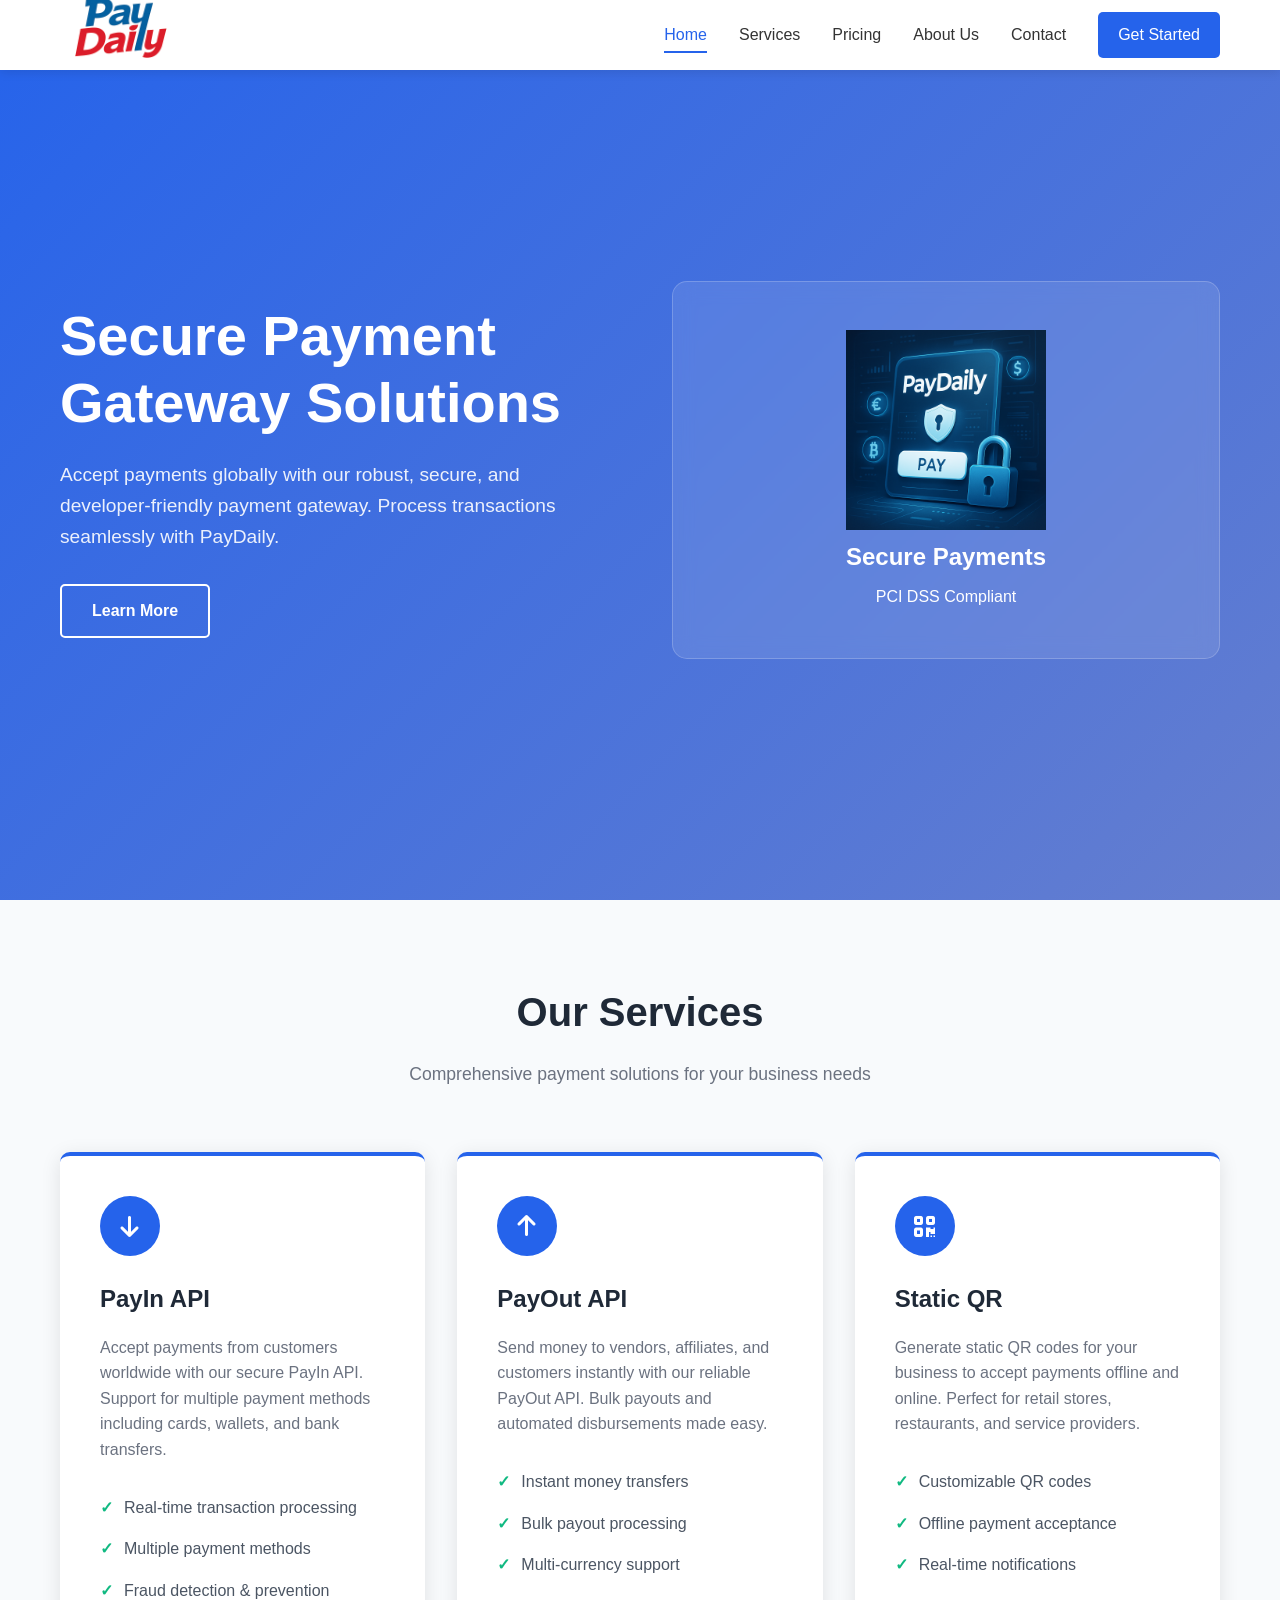
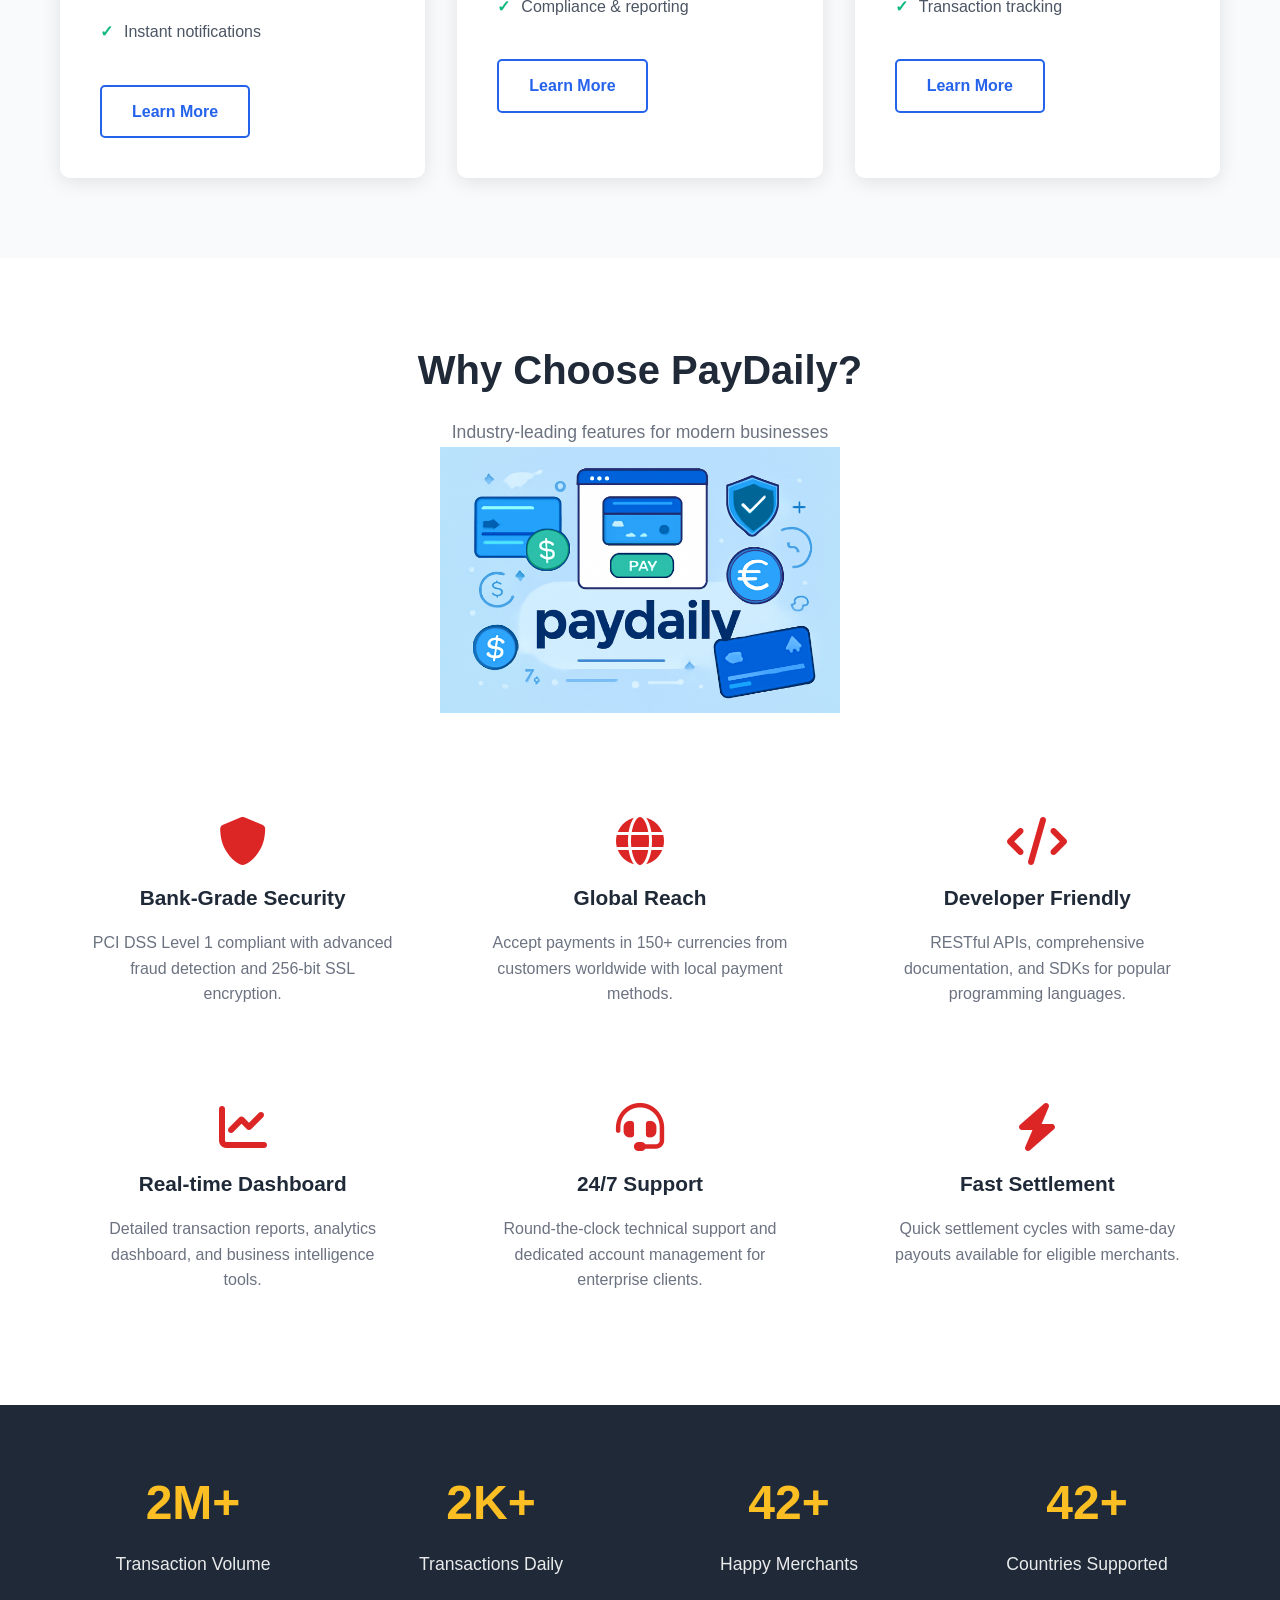
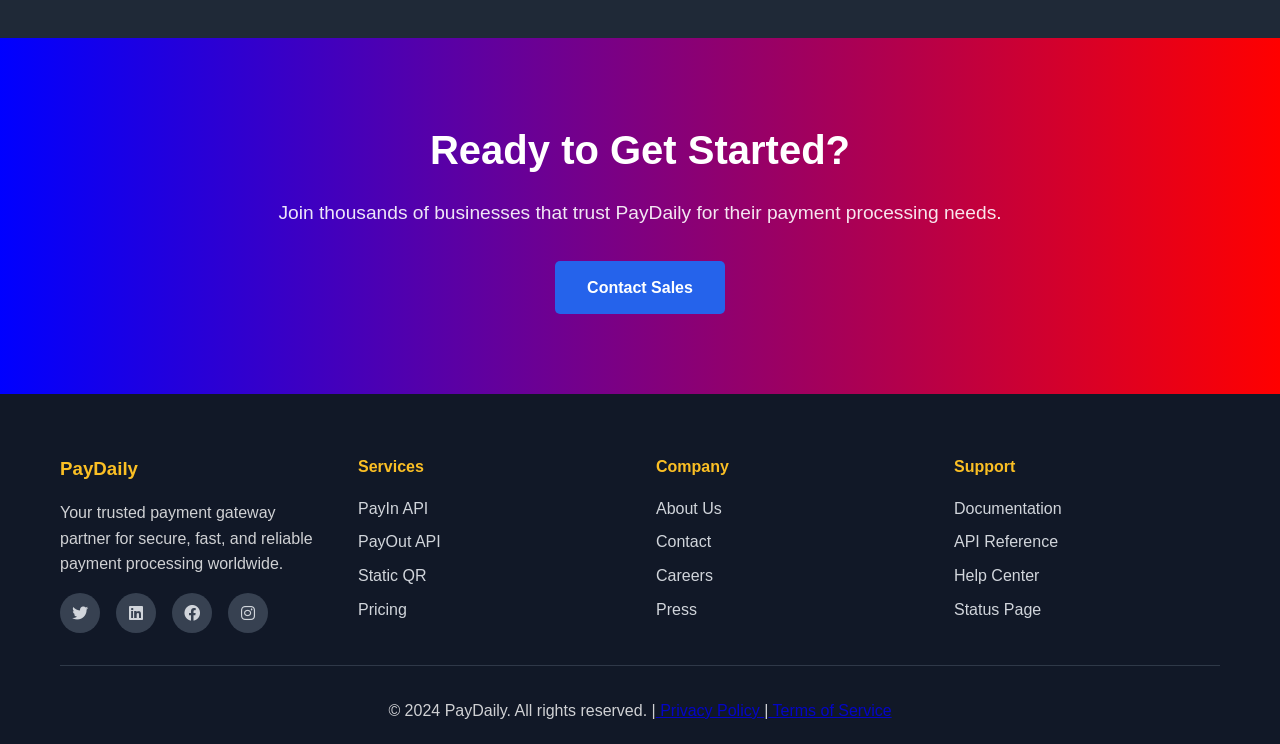
<file: index.html>
<!DOCTYPE html>
<html lang="en">
<head>
    <meta charset="UTF-8">
    <meta name="viewport" content="width=device-width, initial-scale=1.0">
    <title>PayDaily - Complete Payment Gateway Solution</title>
    <link rel="stylesheet" href="styles.css">
    <link href="https://cdnjs.cloudflare.com/ajax/libs/font-awesome/6.0.0/css/all.min.css" rel="stylesheet">
</head>
<body>
    <!-- Navigation -->
    <nav class="navbar">
        <div class="nav-container">
            <div class="nav-logo">
                <h2> <img src="images/PD.png" width="120"></h2>
            </div>
            <div class="nav-menu" id="nav-menu">
                <a href="index.html" class="nav-link active">Home</a>
                <a href="#services" class="nav-link">Services</a>
                <a href="pricing.html" class="nav-link">Pricing</a>
                <a href="about.html" class="nav-link">About Us</a>
                <a href="contact.html" class="nav-link">Contact</a>
                <a href="contact.html" class="nav-link btn-primary">Get Started</a>
            </div>
            <div class="nav-toggle" id="nav-toggle">
                <span class="bar"></span>
                <span class="bar"></span>
                <span class="bar"></span>
            </div>
        </div>
    </nav>

    <!-- Hero Section -->
    <section class="hero">
        <div class="container">
            <div class="hero-content">
                <h1>Secure Payment Gateway Solutions</h1>
                <p>Accept payments globally with our robust, secure, and developer-friendly payment gateway. Process transactions seamlessly with PayDaily.</p>
                <div class="hero-buttons">
                    
                    <a href="#services" class="btn btn-secondary">Learn More</a>
                </div>
            </div>
            <div class="hero-image">
                <div class="payment-card">
                  <img src="images/image1.png" width="200">
                    <h3>Secure Payments</h3>
                    <p>PCI DSS Compliant</p>
                </div>
            </div>
        </div>
    </section>

    <!-- Services Section -->
    <section id="services" class="services">
        <div class="container">
            <div class="section-header">
                <h2>Our Services</h2>
                <p>Comprehensive payment solutions for your business needs</p>
            </div>
            <div class="services-grid">
                <div class="service-card">
                    <div class="service-icon">
                        <i class="fas fa-arrow-down"></i>
                    </div>
                    <h3>PayIn API</h3>
                    <p>Accept payments from customers worldwide with our secure PayIn API. Support for multiple payment methods including cards, wallets, and bank transfers.</p>
                    <ul>
                        <li>Real-time transaction processing</li>
                        <li>Multiple payment methods</li>
                        <li>Fraud detection & prevention</li>
                        <li>Instant notifications</li>
                    </ul>
                    <a href="payin.html" class="btn btn-outline">Learn More</a>
                </div>
                <div class="service-card">
                    <div class="service-icon">
                        <i class="fas fa-arrow-up"></i>
                    </div>
                    <h3>PayOut API</h3>
                    <p>Send money to vendors, affiliates, and customers instantly with our reliable PayOut API. Bulk payouts and automated disbursements made easy.</p>
                    <ul>
                        <li>Instant money transfers</li>
                        <li>Bulk payout processing</li>
                        <li>Multi-currency support</li>
                        <li>Compliance & reporting</li>
                    </ul>
                    <a href="payout.html" class="btn btn-outline">Learn More</a>
                </div>
                <div class="service-card">
                    <div class="service-icon">
                        <i class="fas fa-qrcode"></i>
                    </div>
                    <h3>Static QR</h3>
                    <p>Generate static QR codes for your business to accept payments offline and online. Perfect for retail stores, restaurants, and service providers.</p>
                    <ul>
                        <li>Customizable QR codes</li>
                        <li>Offline payment acceptance</li>
                        <li>Real-time notifications</li>
                        <li>Transaction tracking</li>
                    </ul>
                    <a href="qr-codes.html" class="btn btn-outline">Learn More</a>
                </div>
            </div>
        </div>
    </section>

    <!-- Features Section -->
    <section class="features">
        <div class="container">
            <div class="section-header">
                <h2>Why Choose PayDaily?</h2>
                <p>Industry-leading features for modern businesses</p>
                <img src="images/image3.png" width="400">
            </div>
            <div class="features-grid">
                <div class="feature-item">
                    <i class="fas fa-shield-alt"></i>
                    <h3>Bank-Grade Security</h3>
                    <p>PCI DSS Level 1 compliant with advanced fraud detection and 256-bit SSL encryption.</p>
                </div>
                <div class="feature-item">
                    <i class="fas fa-globe"></i>
                    <h3>Global Reach</h3>
                    <p>Accept payments in 150+ currencies from customers worldwide with local payment methods.</p>
                </div>
                <div class="feature-item">
                    <i class="fas fa-code"></i>
                    <h3>Developer Friendly</h3>
                    <p>RESTful APIs, comprehensive documentation, and SDKs for popular programming languages.</p>
                </div>
                <div class="feature-item">
                    <i class="fas fa-chart-line"></i>
                    <h3>Real-time Dashboard</h3>
                    <p>Detailed transaction reports, analytics dashboard, and business intelligence tools.</p>
                </div>
                <div class="feature-item">
                    <i class="fas fa-headset"></i>
                    <h3>24/7 Support</h3>
                    <p>Round-the-clock technical support and dedicated account management for enterprise clients.</p>
                </div>
                <div class="feature-item">
                    <i class="fas fa-bolt"></i>
                    <h3>Fast Settlement</h3>
                    <p>Quick settlement cycles with same-day payouts available for eligible merchants.</p>
                </div>
            </div>
        </div>
    </section>

    <!-- Stats Section -->
    <section class="stats">
        <div class="container">
            <div class="stats-grid">
                <div class="stat-item">
                    <h3>10M+</h3>
                    <p>Transaction Volume</p>
                </div>
                <div class="stat-item">
                    <h3>10K+</h3>
                    <p>Transactions Daily</p>
                </div>
                <div class="stat-item">
                    <h3>150+</h3>
                    <p>Happy Merchants</p>
                </div>
                <div class="stat-item">
                    <h3>150+</h3>
                    <p>Countries Supported</p>
                </div>
            </div>
        </div>
    </section>

    <!-- CTA Section -->
    <section class="cta">
        <div class="container">
            <div class="cta-content">
                
                <h2>Ready to Get Started?</h2>
                <p>Join thousands of businesses that trust PayDaily for their payment processing needs.</p>
                <a href="contact.html" class="btn btn-primary">Contact Sales</a>
            </div>
        </div>
    </section>

    <!-- Footer -->
    <footer class="footer">
        <div class="container">
            <div class="footer-content">
                <div class="footer-section">
                    <h3>PayDaily</h3>
                    <p>Your trusted payment gateway partner for secure, fast, and reliable payment processing worldwide.</p>
                    <div class="social-links">
                        <a href="#"><i class="fab fa-twitter"></i></a>
                        <a href="#"><i class="fab fa-linkedin"></i></a>
                        <a href="#"><i class="fab fa-facebook"></i></a>
                        <a href="#"><i class="fab fa-instagram"></i></a>
                    </div>
                </div>
                <div class="footer-section">
                    <h4>Services</h4>
                    <ul>
                        <li><a href="payin.html">PayIn API</a></li>
                        <li><a href="payout.html">PayOut API</a></li>
                        <li><a href="qr-codes.html">Static QR</a></li>
                        <li><a href="pricing.html">Pricing</a></li>
                    </ul>
                </div>
                <div class="footer-section">
                    <h4>Company</h4>
                    <ul>
                        <li><a href="about.html">About Us</a></li>
                        <li><a href="contact.html">Contact</a></li>
                        <li><a href="#">Careers</a></li>
                        <li><a href="#">Press</a></li>
                    </ul>
                </div>
                <div class="footer-section">
                    <h4>Support</h4>
                    <ul>
                        <li><a href="#">Documentation</a></li>
                        <li><a href="#">API Reference</a></li>
                        <li><a href="#">Help Center</a></li>
                        <li><a href="#">Status Page</a></li>
                    </ul>
                </div>
            </div>
            <div class="footer-bottom">
                <p>&copy; 2024 PayDaily. All rights reserved. |<a href="privacy.html"> Privacy Policy </a>|<a href="T&S.html"> Terms of Service</a></p>
            </div>
        </div>
    </footer>

    <script src="script.js"></script>
</body>
</html>
</file>
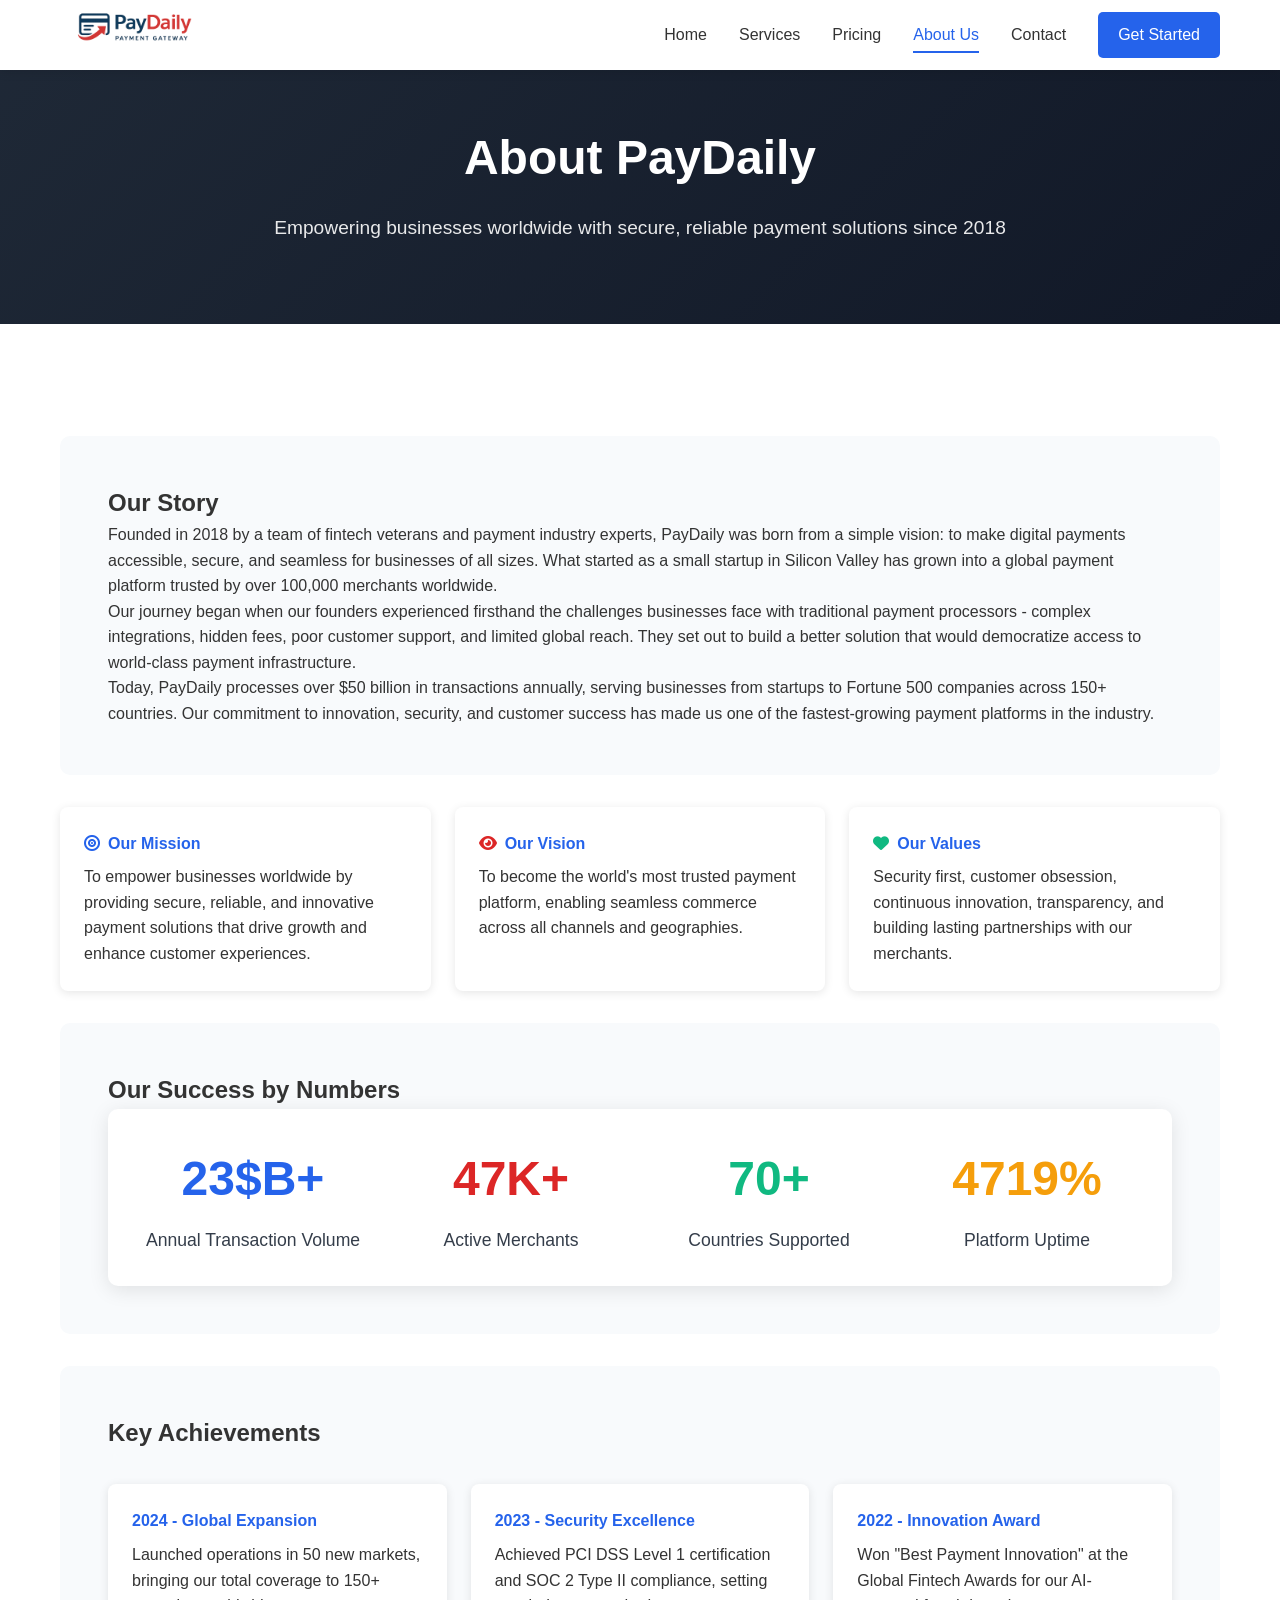
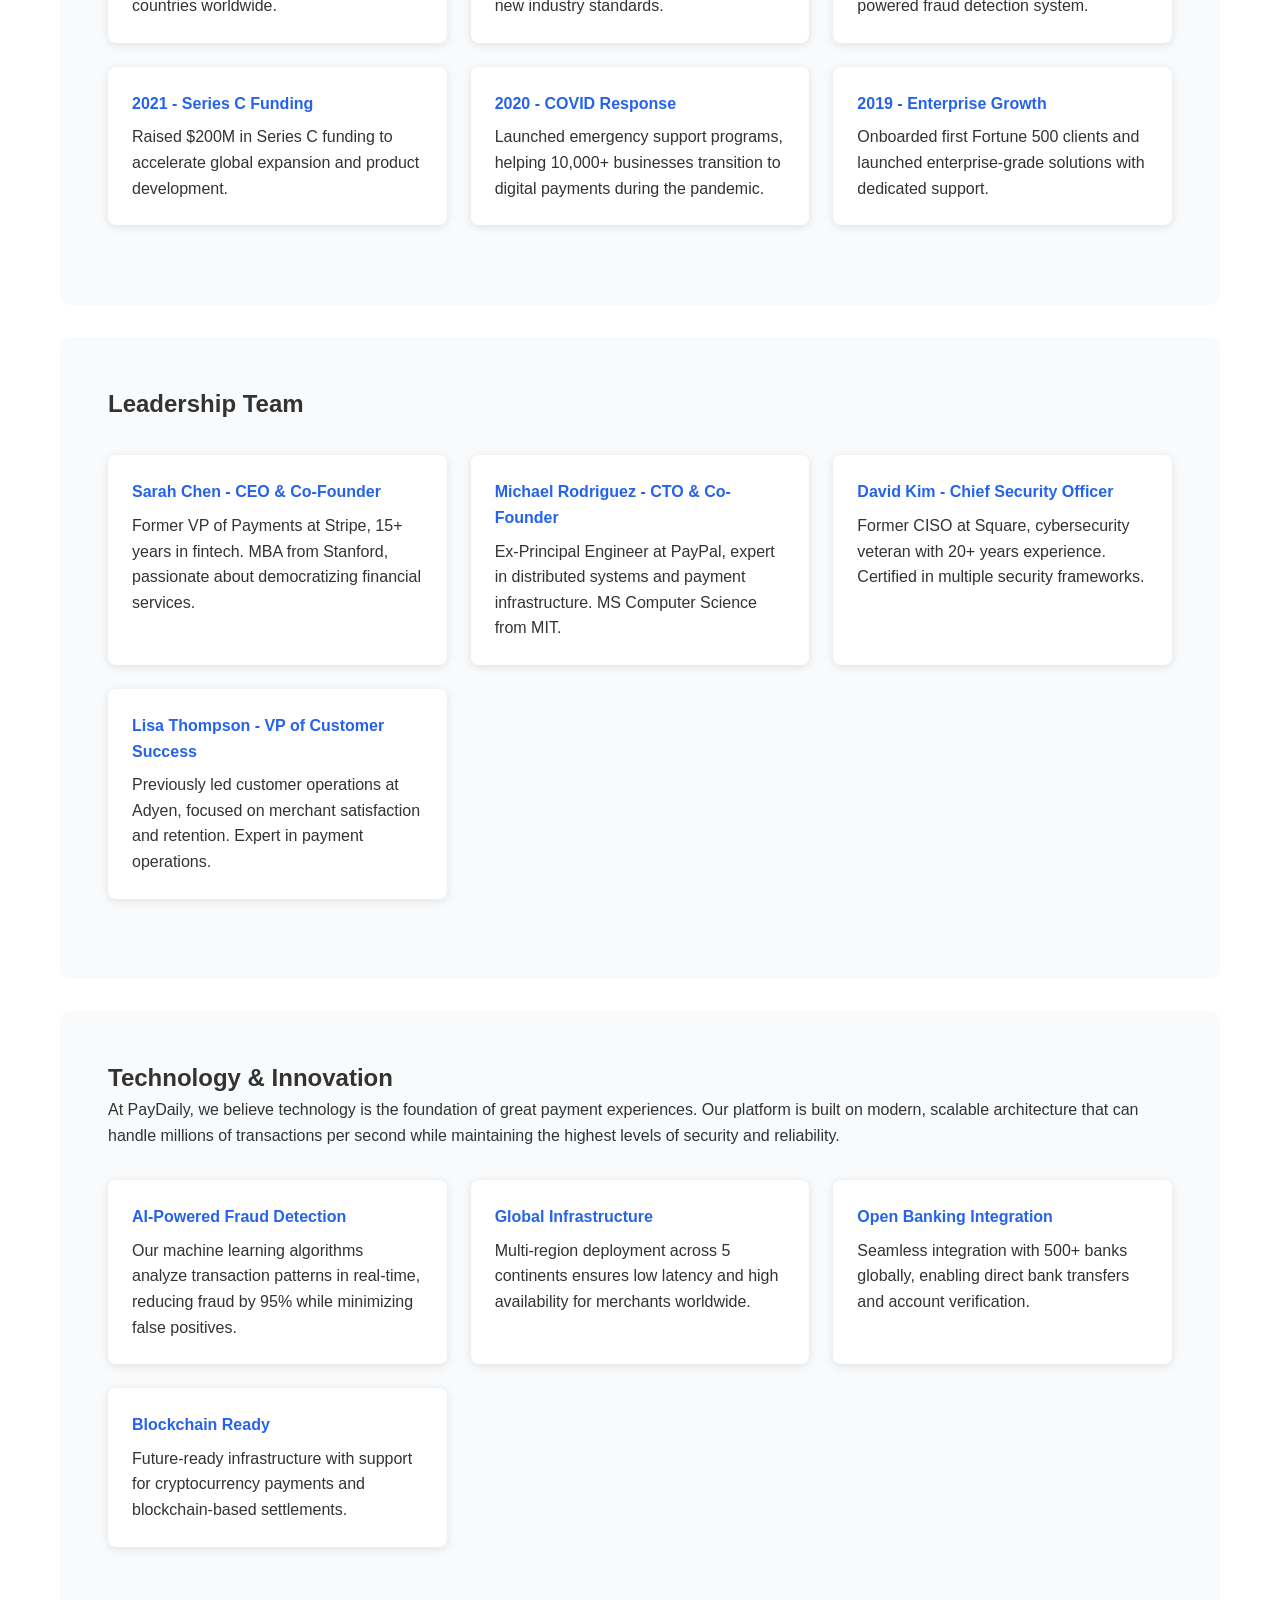
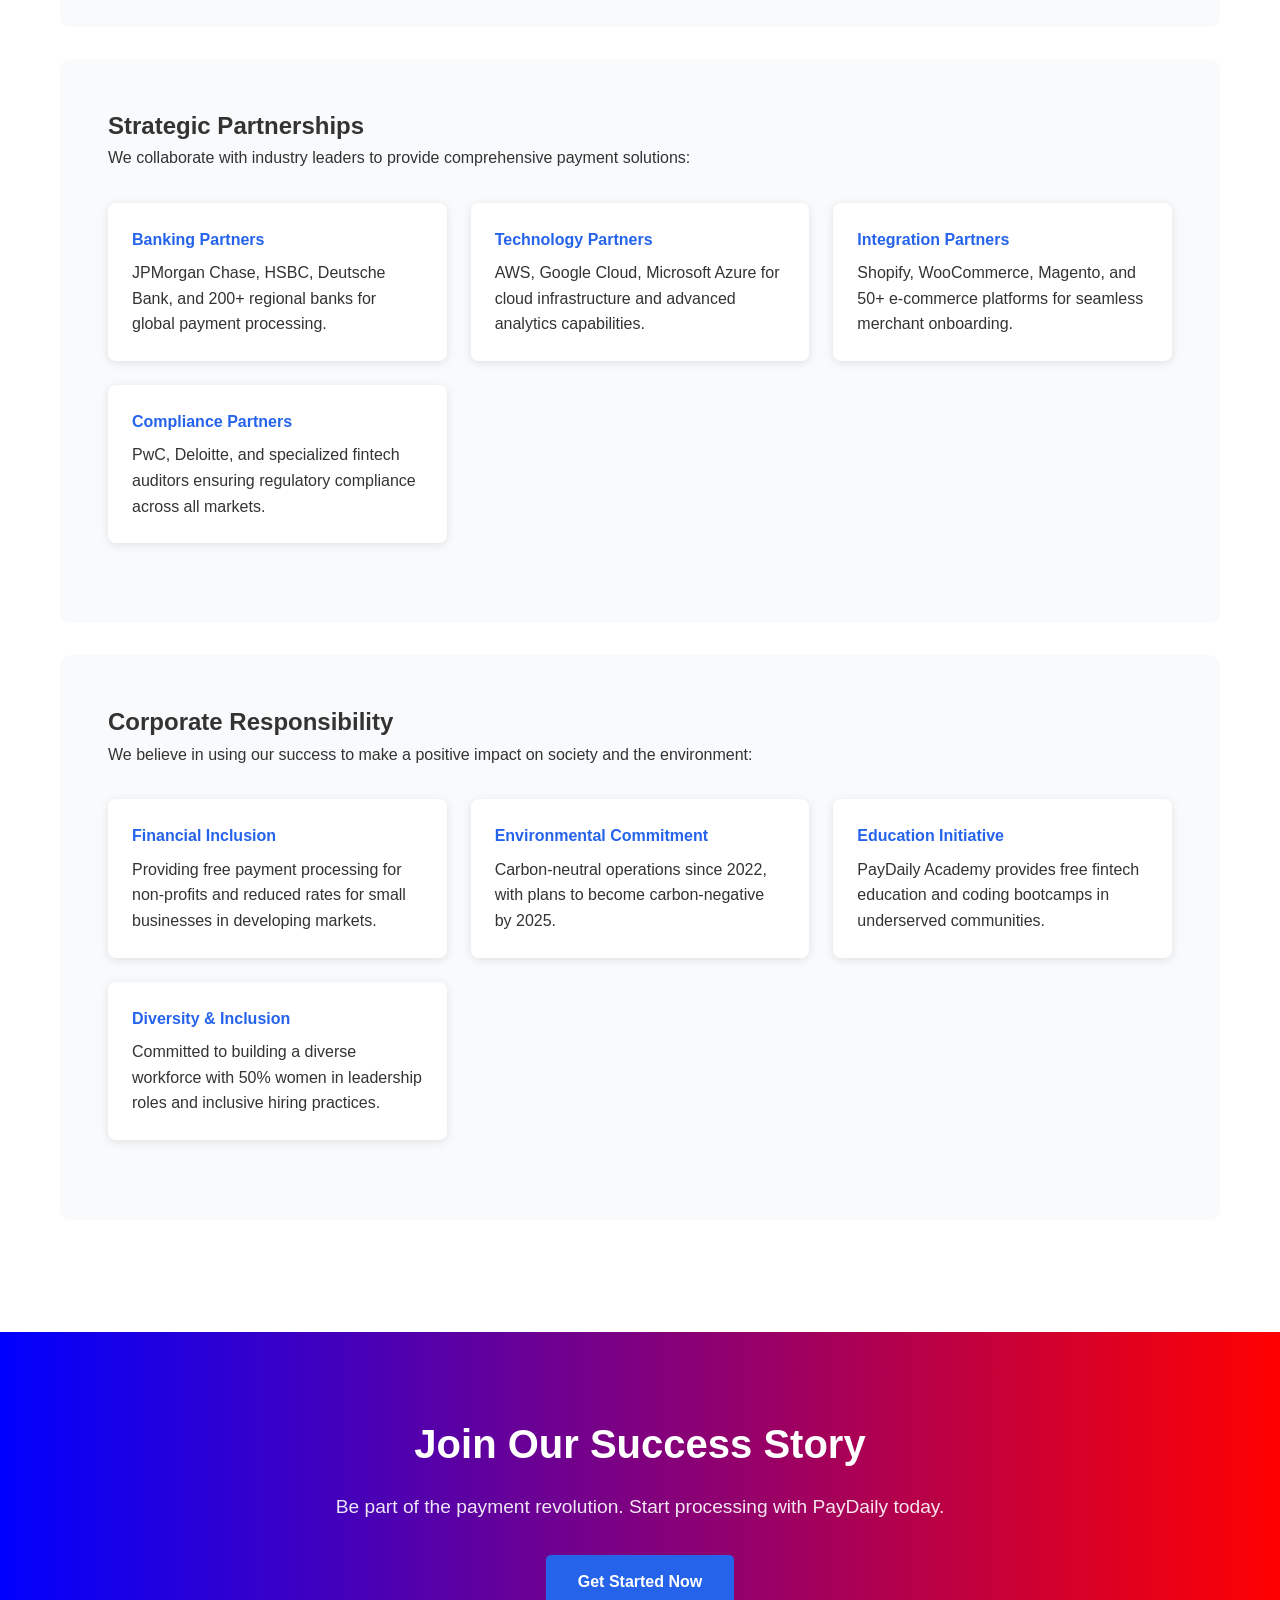
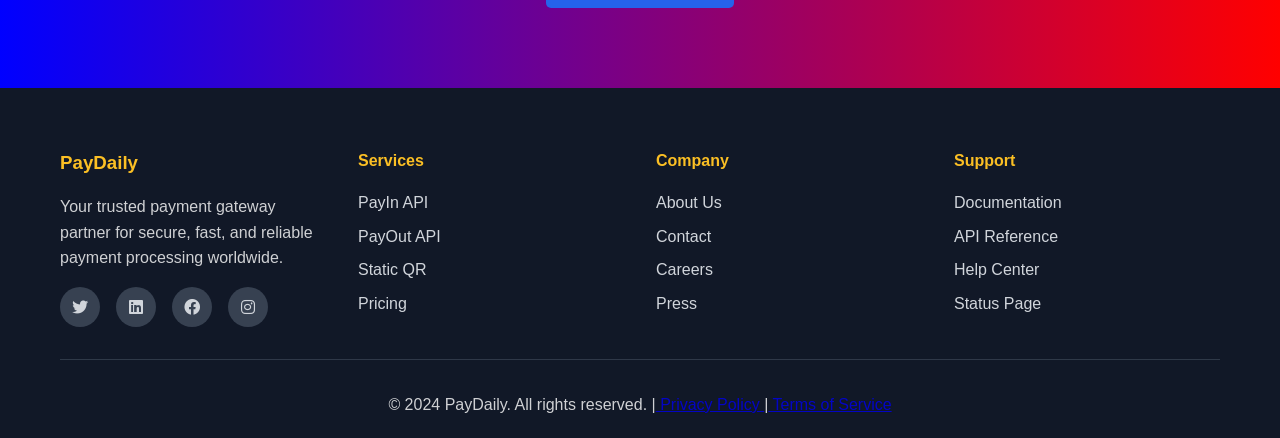
<file: about.html>
<!DOCTYPE html>
<html lang="en">
<head>
    <meta charset="UTF-8">
    <meta name="viewport" content="width=device-width, initial-scale=1.0">
    <title>About Us - PayDaily Payment Gateway</title>
    <link rel="stylesheet" href="styles.css">
    <link href="https://cdnjs.cloudflare.com/ajax/libs/font-awesome/6.0.0/css/all.min.css" rel="stylesheet">
</head>
<body>
    <!-- Navigation -->
    <nav class="navbar">
        <div class="nav-container">
            <div class="nav-logo">
                <h2><img src="images/logo.png" width="150"></h2>
            </div>
            <div class="nav-menu" id="nav-menu">
                <a href="index.html" class="nav-link">Home</a>
                <a href="index.html#services" class="nav-link">Services</a>
                <a href="pricing.html" class="nav-link">Pricing</a>
                <a href="about.html" class="nav-link active">About Us</a>
                <a href="contact.html" class="nav-link">Contact</a>
                <a href="#" class="nav-link btn-primary">Get Started</a>
            </div>
            <div class="nav-toggle" id="nav-toggle">
                <span class="bar"></span>
                <span class="bar"></span>
                <span class="bar"></span>
            </div>
        </div>
    </nav>

    <!-- Page Header -->
    <section class="page-header">
        <div class="container">
            <h1>About PayDaily</h1>
            <p>Empowering businesses worldwide with secure, reliable payment solutions since 2018</p>
        </div>
    </section>

    <!-- About Content -->
    <section class="content-section">
        <div class="container">
            <!-- Company Story -->
            <div class="api-section">
                <h2>Our Story</h2>
                <p>Founded in 2018 by a team of fintech veterans and payment industry experts, PayDaily was born from a simple vision: to make digital payments accessible, secure, and seamless for businesses of all sizes. What started as a small startup in Silicon Valley has grown into a global payment platform trusted by over 100,000 merchants worldwide.</p>
                
                <p>Our journey began when our founders experienced firsthand the challenges businesses face with traditional payment processors - complex integrations, hidden fees, poor customer support, and limited global reach. They set out to build a better solution that would democratize access to world-class payment infrastructure.</p>
                
                <p>Today, PayDaily processes over $50 billion in transactions annually, serving businesses from startups to Fortune 500 companies across 150+ countries. Our commitment to innovation, security, and customer success has made us one of the fastest-growing payment platforms in the industry.</p>
            </div>

            <!-- Mission & Vision -->
            <div class="feature-list">
                <div class="feature-list-item">
                    <h4><i class="fas fa-bullseye" style="color: #2563eb; margin-right: 0.5rem;"></i>Our Mission</h4>
                    <p>To empower businesses worldwide by providing secure, reliable, and innovative payment solutions that drive growth and enhance customer experiences.</p>
                </div>
                <div class="feature-list-item">
                    <h4><i class="fas fa-eye" style="color: #dc2626; margin-right: 0.5rem;"></i>Our Vision</h4>
                    <p>To become the world's most trusted payment platform, enabling seamless commerce across all channels and geographies.</p>
                </div>
                <div class="feature-list-item">
                    <h4><i class="fas fa-heart" style="color: #10b981; margin-right: 0.5rem;"></i>Our Values</h4>
                    <p>Security first, customer obsession, continuous innovation, transparency, and building lasting partnerships with our merchants.</p>
                </div>
            </div>

            <!-- Success Metrics -->
            <div class="api-section">
                <h2>Our Success by Numbers</h2>
                <div class="stats-grid" style="background: white; padding: 2rem; border-radius: 10px; box-shadow: 0 4px 20px rgba(0,0,0,0.1);">
                    <div class="stat-item" style="color: #1f2937;">
                        <h3 style="color: #2563eb;">$50B+</h3>
                        <p>Annual Transaction Volume</p>
                    </div>
                    <div class="stat-item" style="color: #1f2937;">
                        <h3 style="color: #dc2626;">100K+</h3>
                        <p>Active Merchants</p>
                    </div>
                    <div class="stat-item" style="color: #1f2937;">
                        <h3 style="color: #10b981;">150+</h3>
                        <p>Countries Supported</p>
                    </div>
                    <div class="stat-item" style="color: #1f2937;">
                        <h3 style="color: #f59e0b;">99.99%</h3>
                        <p>Platform Uptime</p>
                    </div>
                </div>
            </div>

            <!-- Key Achievements -->
            <div class="api-section">
                <h2>Key Achievements</h2>
                <div class="feature-list">
                    <div class="feature-list-item">
                        <h4>2024 - Global Expansion</h4>
                        <p>Launched operations in 50 new markets, bringing our total coverage to 150+ countries worldwide.</p>
                    </div>
                    <div class="feature-list-item">
                        <h4>2023 - Security Excellence</h4>
                        <p>Achieved PCI DSS Level 1 certification and SOC 2 Type II compliance, setting new industry standards.</p>
                    </div>
                    <div class="feature-list-item">
                        <h4>2022 - Innovation Award</h4>
                        <p>Won "Best Payment Innovation" at the Global Fintech Awards for our AI-powered fraud detection system.</p>
                    </div>
                    <div class="feature-list-item">
                        <h4>2021 - Series C Funding</h4>
                        <p>Raised $200M in Series C funding to accelerate global expansion and product development.</p>
                    </div>
                    <div class="feature-list-item">
                        <h4>2020 - COVID Response</h4>
                        <p>Launched emergency support programs, helping 10,000+ businesses transition to digital payments during the pandemic.</p>
                    </div>
                    <div class="feature-list-item">
                        <h4>2019 - Enterprise Growth</h4>
                        <p>Onboarded first Fortune 500 clients and launched enterprise-grade solutions with dedicated support.</p>
                    </div>
                </div>
            </div>

            <!-- Leadership Team -->
            <div class="api-section">
                <h2>Leadership Team</h2>
                <div class="feature-list">
                    <div class="feature-list-item">
                        <h4>Sarah Chen - CEO & Co-Founder</h4>
                        <p>Former VP of Payments at Stripe, 15+ years in fintech. MBA from Stanford, passionate about democratizing financial services.</p>
                    </div>
                    <div class="feature-list-item">
                        <h4>Michael Rodriguez - CTO & Co-Founder</h4>
                        <p>Ex-Principal Engineer at PayPal, expert in distributed systems and payment infrastructure. MS Computer Science from MIT.</p>
                    </div>
                    <div class="feature-list-item">
                        <h4>David Kim - Chief Security Officer</h4>
                        <p>Former CISO at Square, cybersecurity veteran with 20+ years experience. Certified in multiple security frameworks.</p>
                    </div>
                    <div class="feature-list-item">
                        <h4>Lisa Thompson - VP of Customer Success</h4>
                        <p>Previously led customer operations at Adyen, focused on merchant satisfaction and retention. Expert in payment operations.</p>
                    </div>
                </div>
            </div>

            <!-- Technology & Innovation -->
            <div class="api-section">
                <h2>Technology & Innovation</h2>
                <p>At PayDaily, we believe technology is the foundation of great payment experiences. Our platform is built on modern, scalable architecture that can handle millions of transactions per second while maintaining the highest levels of security and reliability.</p>
                
                <div class="feature-list">
                    <div class="feature-list-item">
                        <h4>AI-Powered Fraud Detection</h4>
                        <p>Our machine learning algorithms analyze transaction patterns in real-time, reducing fraud by 95% while minimizing false positives.</p>
                    </div>
                    <div class="feature-list-item">
                        <h4>Global Infrastructure</h4>
                        <p>Multi-region deployment across 5 continents ensures low latency and high availability for merchants worldwide.</p>
                    </div>
                    <div class="feature-list-item">
                        <h4>Open Banking Integration</h4>
                        <p>Seamless integration with 500+ banks globally, enabling direct bank transfers and account verification.</p>
                    </div>
                    <div class="feature-list-item">
                        <h4>Blockchain Ready</h4>
                        <p>Future-ready infrastructure with support for cryptocurrency payments and blockchain-based settlements.</p>
                    </div>
                </div>
            </div>

            <!-- Partnerships -->
            <div class="api-section">
                <h2>Strategic Partnerships</h2>
                <p>We collaborate with industry leaders to provide comprehensive payment solutions:</p>
                
                <div class="feature-list">
                    <div class="feature-list-item">
                        <h4>Banking Partners</h4>
                        <p>JPMorgan Chase, HSBC, Deutsche Bank, and 200+ regional banks for global payment processing.</p>
                    </div>
                    <div class="feature-list-item">
                        <h4>Technology Partners</h4>
                        <p>AWS, Google Cloud, Microsoft Azure for cloud infrastructure and advanced analytics capabilities.</p>
                    </div>
                    <div class="feature-list-item">
                        <h4>Integration Partners</h4>
                        <p>Shopify, WooCommerce, Magento, and 50+ e-commerce platforms for seamless merchant onboarding.</p>
                    </div>
                    <div class="feature-list-item">
                        <h4>Compliance Partners</h4>
                        <p>PwC, Deloitte, and specialized fintech auditors ensuring regulatory compliance across all markets.</p>
                    </div>
                </div>
            </div>

            <!-- Corporate Responsibility -->
            <div class="api-section">
                <h2>Corporate Responsibility</h2>
                <p>We believe in using our success to make a positive impact on society and the environment:</p>
                
                <div class="feature-list">
                    <div class="feature-list-item">
                        <h4>Financial Inclusion</h4>
                        <p>Providing free payment processing for non-profits and reduced rates for small businesses in developing markets.</p>
                    </div>
                    <div class="feature-list-item">
                        <h4>Environmental Commitment</h4>
                        <p>Carbon-neutral operations since 2022, with plans to become carbon-negative by 2025.</p>
                    </div>
                    <div class="feature-list-item">
                        <h4>Education Initiative</h4>
                        <p>PayDaily Academy provides free fintech education and coding bootcamps in underserved communities.</p>
                    </div>
                    <div class="feature-list-item">
                        <h4>Diversity & Inclusion</h4>
                        <p>Committed to building a diverse workforce with 50% women in leadership roles and inclusive hiring practices.</p>
                    </div>
                </div>
            </div>
        </div>
    </section>

    <!-- CTA Section -->
    <section class="cta">
        <div class="container">
            <div class="cta-content">
                <h2>Join Our Success Story</h2>
                <p>Be part of the payment revolution. Start processing with PayDaily today.</p>
                <a href="contact.html" class="btn btn-primary">Get Started Now</a>
            </div>
        </div>
    </section>

    <!-- Footer -->
    <footer class="footer">
        <div class="container">
            <div class="footer-content">
                <div class="footer-section">
                    <h3>PayDaily</h3>
                    <p>Your trusted payment gateway partner for secure, fast, and reliable payment processing worldwide.</p>
                    <div class="social-links">
                        <a href="#"><i class="fab fa-twitter"></i></a>
                        <a href="#"><i class="fab fa-linkedin"></i></a>
                        <a href="#"><i class="fab fa-facebook"></i></a>
                        <a href="#"><i class="fab fa-instagram"></i></a>
                    </div>
                </div>
                <div class="footer-section">
                    <h4>Services</h4>
                    <ul>
                        <li><a href="payin.html">PayIn API</a></li>
                        <li><a href="payout.html">PayOut API</a></li>
                        <li><a href="qr-codes.html">Static QR</a></li>
                        <li><a href="pricing.html">Pricing</a></li>
                    </ul>
                </div>
                <div class="footer-section">
                    <h4>Company</h4>
                    <ul>
                        <li><a href="about.html">About Us</a></li>
                        <li><a href="contact.html">Contact</a></li>
                        <li><a href="#">Careers</a></li>
                        <li><a href="#">Press</a></li>
                    </ul>
                </div>
                <div class="footer-section">
                    <h4>Support</h4>
                    <ul>
                        <li><a href="#">Documentation</a></li>
                        <li><a href="#">API Reference</a></li>
                        <li><a href="#">Help Center</a></li>
                        <li><a href="#">Status Page</a></li>
                    </ul>
                </div>
            </div>
            <div class="footer-bottom">
                <p>&copy; 2024 PayDaily. All rights reserved. |<a href="privacy.html"> Privacy Policy </a>|<a href="T&S.html"> Terms of Service</a></p>
            </div>
        </div>
    </footer>

    <script src="script.js"></script>
</body>
</html>
</file>
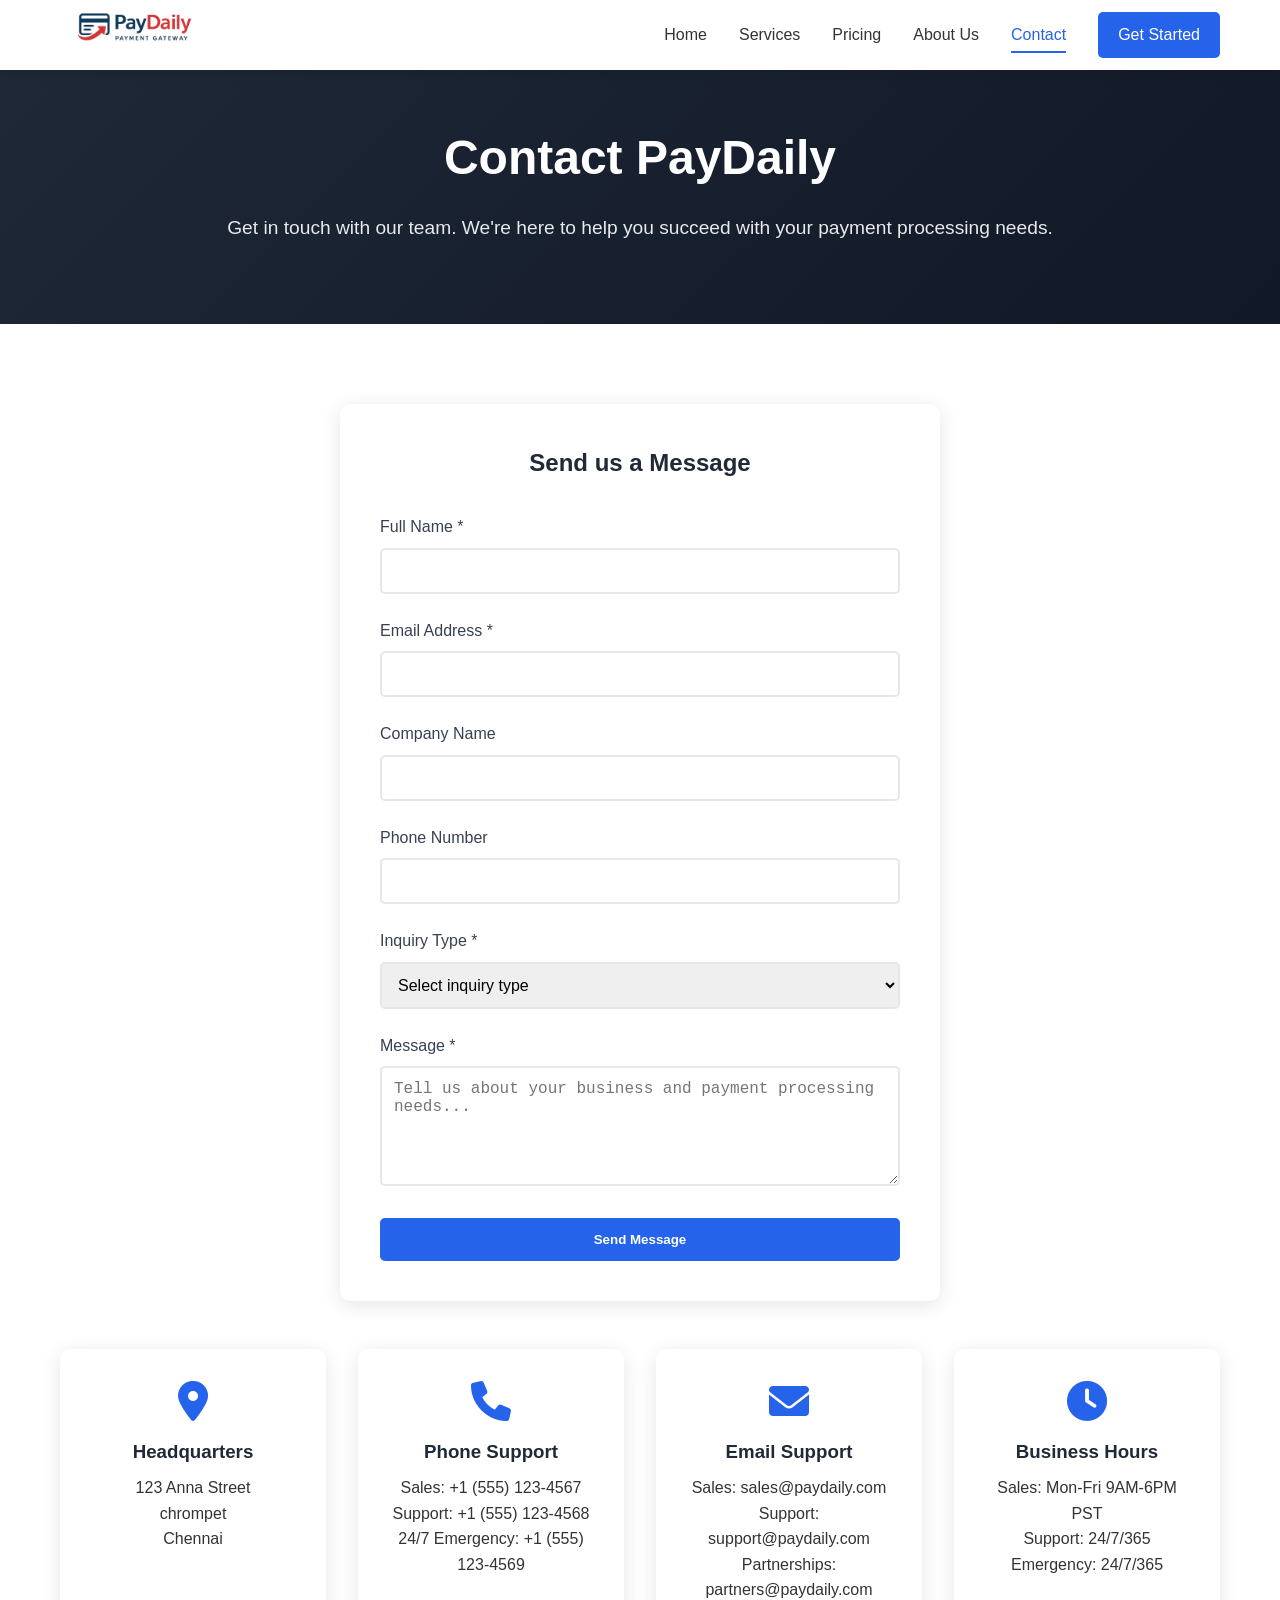
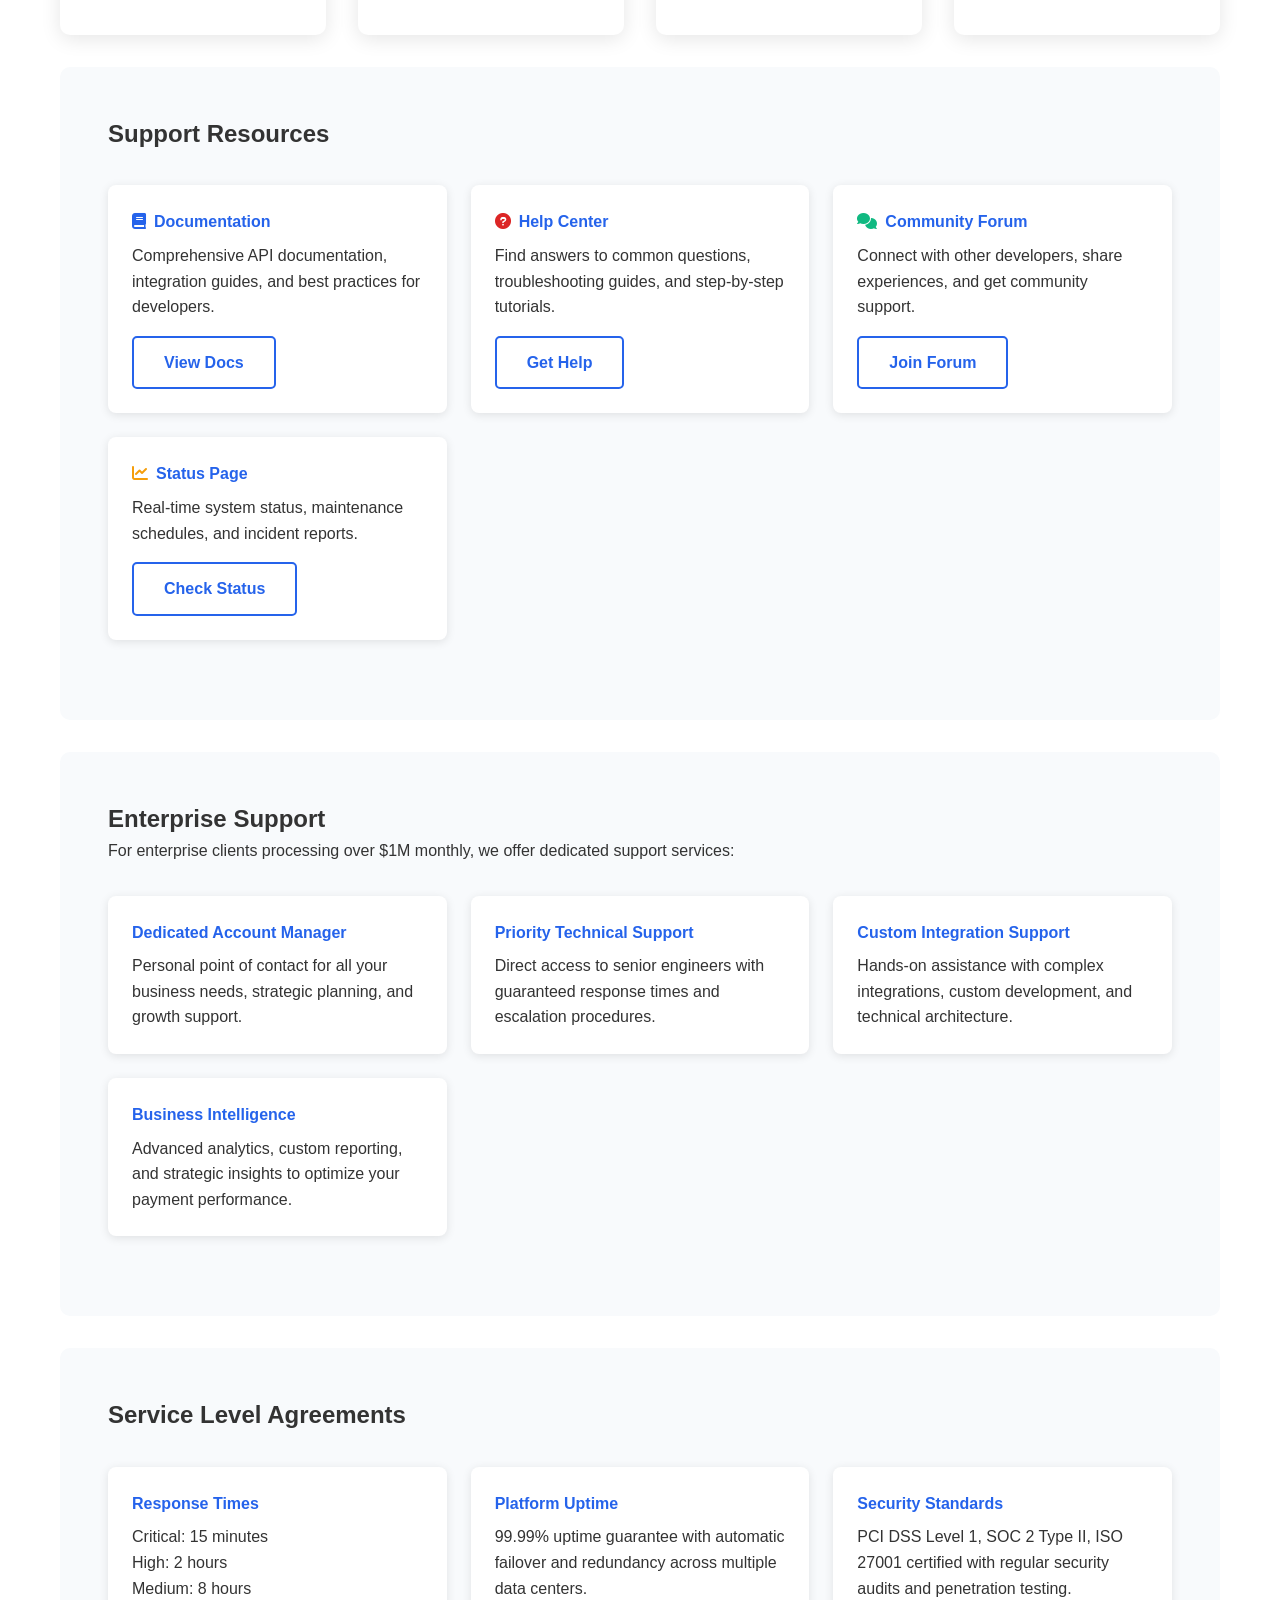
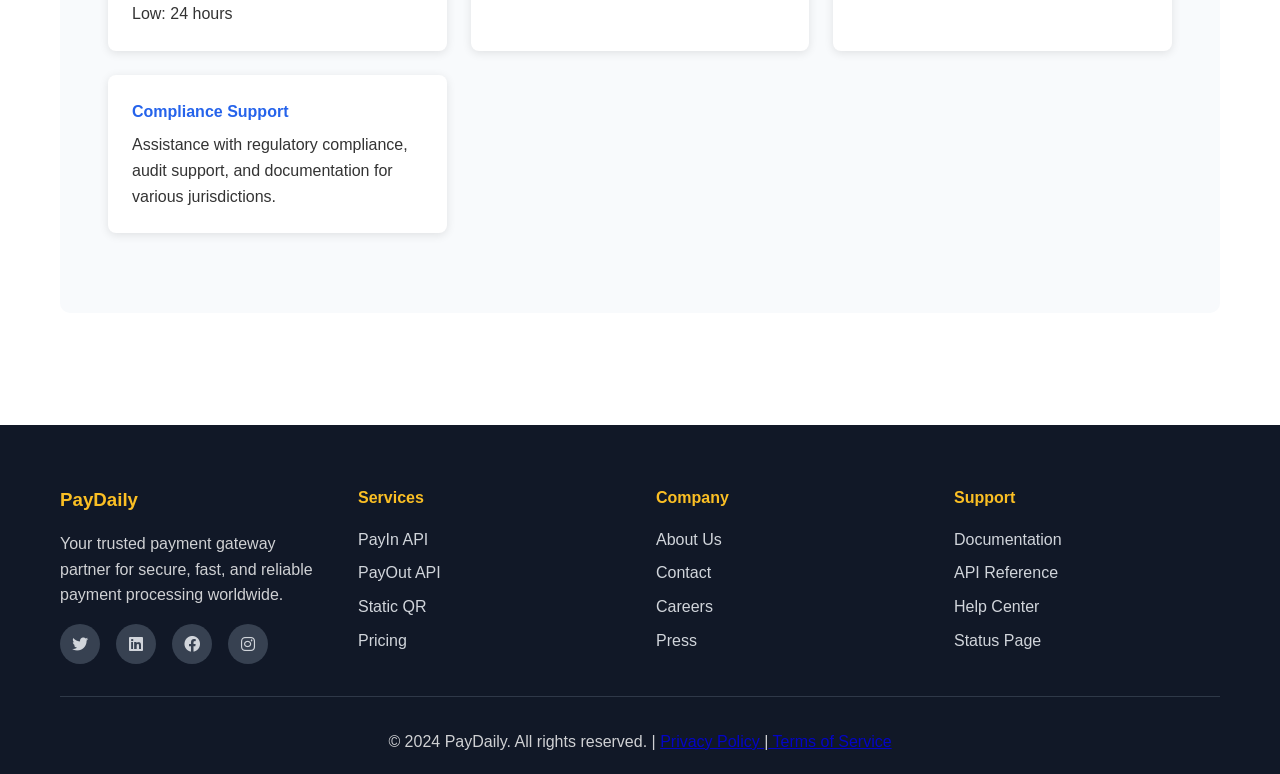
<file: contact.html>
<!DOCTYPE html>
<html lang="en">
<head>
    <meta charset="UTF-8">
    <meta name="viewport" content="width=device-width, initial-scale=1.0">
    <title>Contact Us - PayDaily Payment Gateway</title>
    <link rel="stylesheet" href="styles.css">
    <link href="https://cdnjs.cloudflare.com/ajax/libs/font-awesome/6.0.0/css/all.min.css" rel="stylesheet">
</head>
<body>
    <!-- Navigation -->
    <nav class="navbar">
        <div class="nav-container">
            <div class="nav-logo">
                <h2><img src="images/logo.png" width="150"></h2>
            </div>
            <div class="nav-menu" id="nav-menu">
                <a href="index.html" class="nav-link">Home</a>
                <a href="index.html#services" class="nav-link">Services</a>
                <a href="pricing.html" class="nav-link">Pricing</a>
                <a href="about.html" class="nav-link">About Us</a>
                <a href="contact.html" class="nav-link active">Contact</a>
                <a href="#" class="nav-link btn-primary">Get Started</a>
            </div>
            <div class="nav-toggle" id="nav-toggle">
                <span class="bar"></span>
                <span class="bar"></span>
                <span class="bar"></span>
            </div>
        </div>
    </nav>

    <!-- Page Header -->
    <section class="page-header">
        <div class="container">
            <h1>Contact PayDaily</h1>
            <p>Get in touch with our team. We're here to help you succeed with your payment processing needs.</p>
        </div>
    </section>

    <!-- Contact Section -->
    <section class="content-section">
        <div class="container">
            <!-- Contact Form -->
            <form class="contact-form" id="contact-form">
                <h2 style="text-align: center; margin-bottom: 2rem; color: #1f2937;">Send us a Message</h2>
                
                <div class="form-group">
                    <label for="name">Full Name *</label>
                    <input type="text" id="name" name="name" required>
                </div>
                
                <div class="form-group">
                    <label for="email">Email Address *</label>
                    <input type="email" id="email" name="email" required>
                </div>
                
                <div class="form-group">
                    <label for="company">Company Name</label>
                    <input type="text" id="company" name="company">
                </div>
                
                <div class="form-group">
                    <label for="phone">Phone Number</label>
                    <input type="tel" id="phone" name="phone">
                </div>
                
                <div class="form-group">
                    <label for="inquiry-type">Inquiry Type *</label>
                    <select id="inquiry-type" name="inquiry-type" required>
                        <option value="">Select inquiry type</option>
                        <option value="sales">Sales Inquiry</option>
                        <option value="support">Technical Support</option>
                        <option value="partnership">Partnership</option>
                        <option value="billing">Billing Question</option>
                        <option value="other">Other</option>
                    </select>
                </div>
                
               
                <div class="form-group">
                    <label for="message">Message *</label>
                    <textarea id="message" name="message" placeholder="Tell us about your business and payment processing needs..." required></textarea>
                </div>
                
                <button type="submit" class="btn btn-primary" style="width: 100%;">Send Message</button>
            </form>

            <!-- Contact Information -->
            <div class="contact-info">
                <div class="contact-item">
                    <i class="fas fa-map-marker-alt"></i>
                    <h3>Headquarters</h3>
                    <p>123 Anna Street<br>chrompet<br>Chennai</p>
                </div>
                
                <div class="contact-item">
                    <i class="fas fa-phone"></i>
                    <h3>Phone Support</h3>
                    <p>Sales: +1 (555) 123-4567<br>Support: +1 (555) 123-4568<br>24/7 Emergency: +1 (555) 123-4569</p>
                </div>
                
                <div class="contact-item">
                    <i class="fas fa-envelope"></i>
                    <h3>Email Support</h3>
                    <p>Sales: sales@paydaily.com<br>Support: support@paydaily.com<br>Partnerships: partners@paydaily.com</p>
                </div>
                
                <div class="contact-item">
                    <i class="fas fa-clock"></i>
                    <h3>Business Hours</h3>
                    <p>Sales: Mon-Fri 9AM-6PM PST<br>Support: 24/7/365<br>Emergency: 24/7/365</p>
                </div>
            </div>

           
            <!-- Support Resources -->
            <div class="api-section">
                <h2>Support Resources</h2>
                <div class="feature-list">
                    <div class="feature-list-item">
                        <h4><i class="fas fa-book" style="color: #2563eb; margin-right: 0.5rem;"></i>Documentation</h4>
                        <p>Comprehensive API documentation, integration guides, and best practices for developers.</p>
                        <a href="#" class="btn btn-outline" style="margin-top: 1rem;">View Docs</a>
                    </div>
                    <div class="feature-list-item">
                        <h4><i class="fas fa-question-circle" style="color: #dc2626; margin-right: 0.5rem;"></i>Help Center</h4>
                        <p>Find answers to common questions, troubleshooting guides, and step-by-step tutorials.</p>
                        <a href="#" class="btn btn-outline" style="margin-top: 1rem;">Get Help</a>
                    </div>
                    <div class="feature-list-item">
                        <h4><i class="fas fa-comments" style="color: #10b981; margin-right: 0.5rem;"></i>Community Forum</h4>
                        <p>Connect with other developers, share experiences, and get community support.</p>
                        <a href="#" class="btn btn-outline" style="margin-top: 1rem;">Join Forum</a>
                    </div>
                    <div class="feature-list-item">
                        <h4><i class="fas fa-chart-line" style="color: #f59e0b; margin-right: 0.5rem;"></i>Status Page</h4>
                        <p>Real-time system status, maintenance schedules, and incident reports.</p>
                        <a href="#" class="btn btn-outline" style="margin-top: 1rem;">Check Status</a>
                    </div>
                </div>
            </div>

            <!-- Enterprise Support -->
            <div class="api-section">
                <h2>Enterprise Support</h2>
                <p>For enterprise clients processing over $1M monthly, we offer dedicated support services:</p>
                
                <div class="feature-list">
                    <div class="feature-list-item">
                        <h4>Dedicated Account Manager</h4>
                        <p>Personal point of contact for all your business needs, strategic planning, and growth support.</p>
                    </div>
                    <div class="feature-list-item">
                        <h4>Priority Technical Support</h4>
                        <p>Direct access to senior engineers with guaranteed response times and escalation procedures.</p>
                    </div>
                    <div class="feature-list-item">
                        <h4>Custom Integration Support</h4>
                        <p>Hands-on assistance with complex integrations, custom development, and technical architecture.</p>
                    </div>
                    <div class="feature-list-item">
                        <h4>Business Intelligence</h4>
                        <p>Advanced analytics, custom reporting, and strategic insights to optimize your payment performance.</p>
                    </div>
                </div>
            </div>

            <!-- SLA Information -->
            <div class="api-section">
                <h2>Service Level Agreements</h2>
                <div class="feature-list">
                    <div class="feature-list-item">
                        <h4>Response Times</h4>
                        <p>Critical: 15 minutes<br>High: 2 hours<br>Medium: 8 hours<br>Low: 24 hours</p>
                    </div>
                    <div class="feature-list-item">
                        <h4>Platform Uptime</h4>
                        <p>99.99% uptime guarantee with automatic failover and redundancy across multiple data centers.</p>
                    </div>
                    <div class="feature-list-item">
                        <h4>Security Standards</h4>
                        <p>PCI DSS Level 1, SOC 2 Type II, ISO 27001 certified with regular security audits and penetration testing.</p>
                    </div>
                    <div class="feature-list-item">
                        <h4>Compliance Support</h4>
                        <p>Assistance with regulatory compliance, audit support, and documentation for various jurisdictions.</p>
                    </div>
                </div>
            </div>
        </div>
    </section>

    <!-- Footer -->
    <footer class="footer">
        <div class="container">
            <div class="footer-content">
                <div class="footer-section">
                    <h3>PayDaily</h3>
                    <p>Your trusted payment gateway partner for secure, fast, and reliable payment processing worldwide.</p>
                    <div class="social-links">
                        <a href="#"><i class="fab fa-twitter"></i></a>
                        <a href="#"><i class="fab fa-linkedin"></i></a>
                        <a href="#"><i class="fab fa-facebook"></i></a>
                        <a href="#"><i class="fab fa-instagram"></i></a>
                    </div>
                </div>
                <div class="footer-section">
                    <h4>Services</h4>
                    <ul>
                        <li><a href="payin.html">PayIn API</a></li>
                        <li><a href="payout.html">PayOut API</a></li>
                        <li><a href="qr-codes.html">Static QR</a></li>
                        <li><a href="pricing.html">Pricing</a></li>
                    </ul>
                </div>
                <div class="footer-section">
                    <h4>Company</h4>
                    <ul>
                        <li><a href="about.html">About Us</a></li>
                        <li><a href="contact.html">Contact</a></li>
                        <li><a href="#">Careers</a></li>
                        <li><a href="#">Press</a></li>
                    </ul>
                </div>
                <div class="footer-section">
                    <h4>Support</h4>
                    <ul>
                        <li><a href="#">Documentation</a></li>
                        <li><a href="#">API Reference</a></li>
                        <li><a href="#">Help Center</a></li>
                        <li><a href="#">Status Page</a></li>
                    </ul>
                </div>
            </div>
            <div class="footer-bottom">
                <p>&copy; 2024 PayDaily. All rights reserved. | <a href="privacy.html"> Privacy Policy </a>|<a href="T&S.html"> Terms of Service</a></p>
            </div>
        </div>
    </footer>

    <script src="script.js"></script>
</body>
</html>
</file>
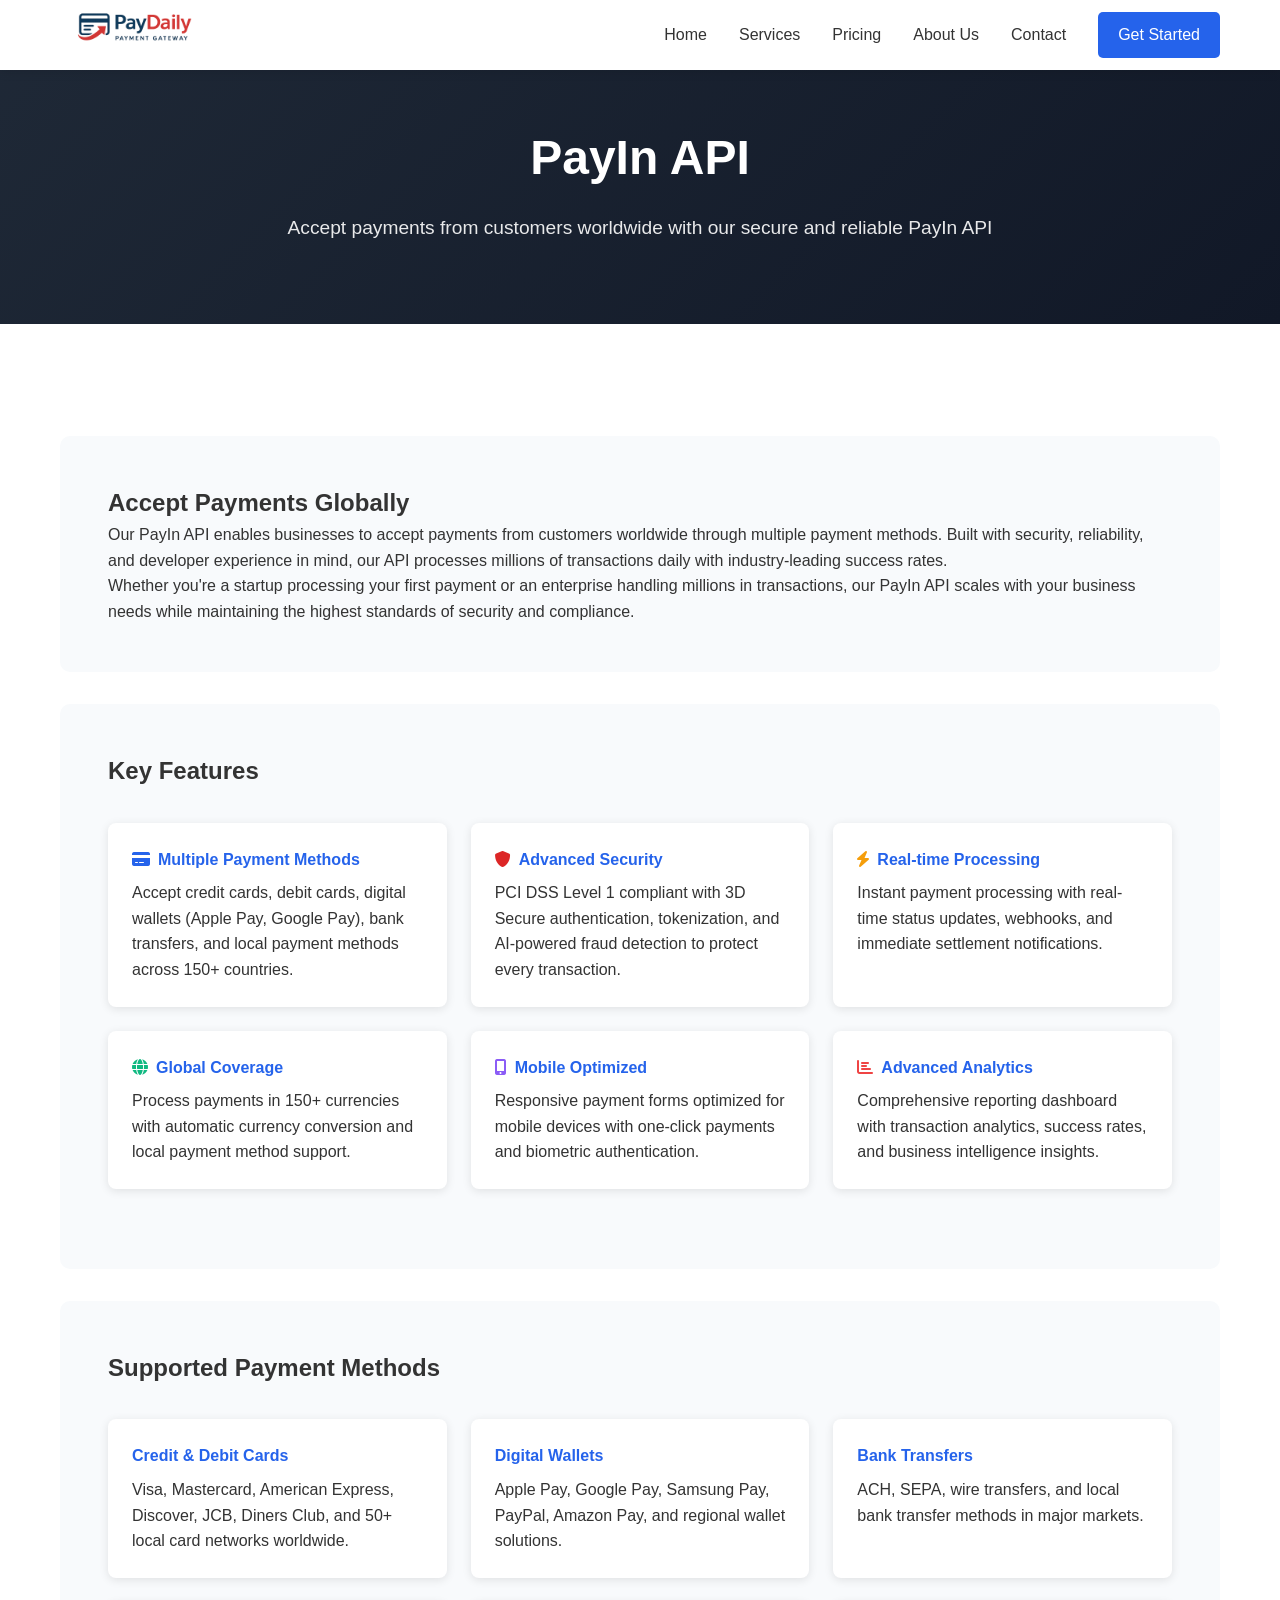
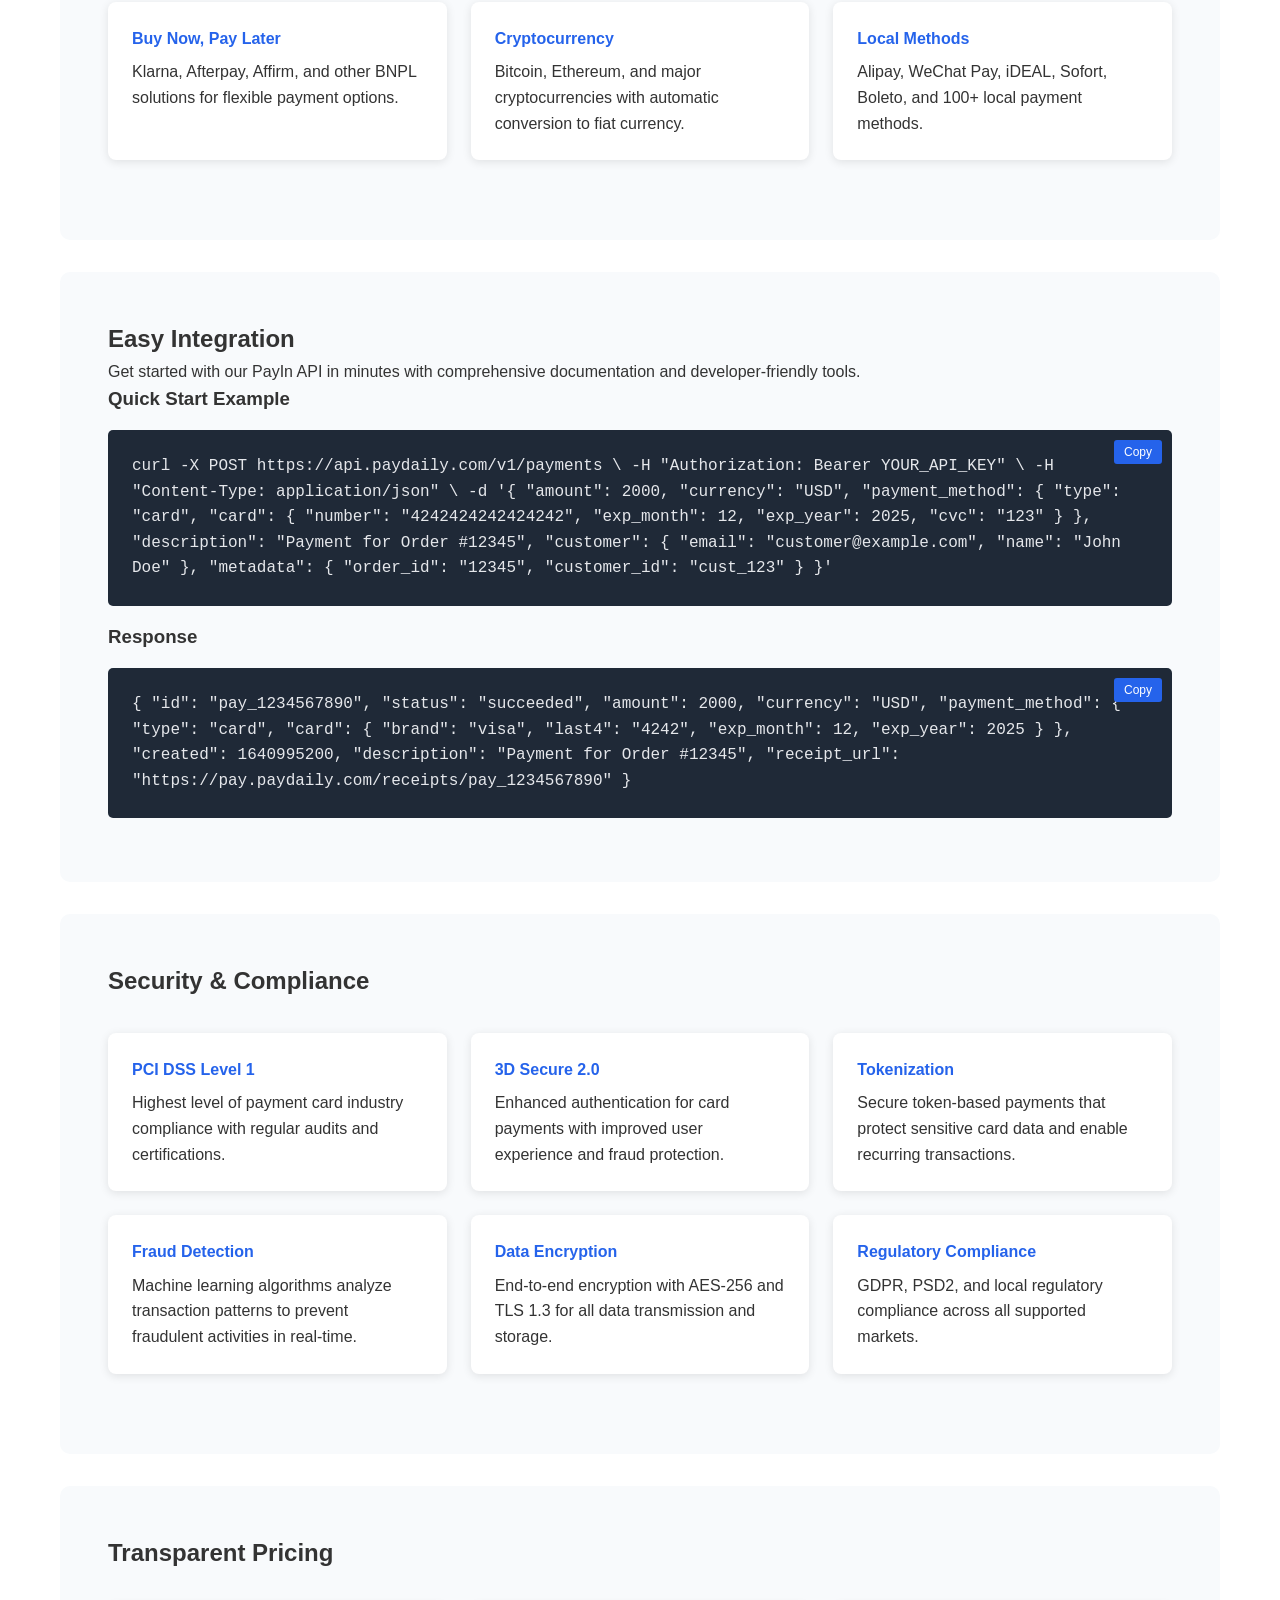
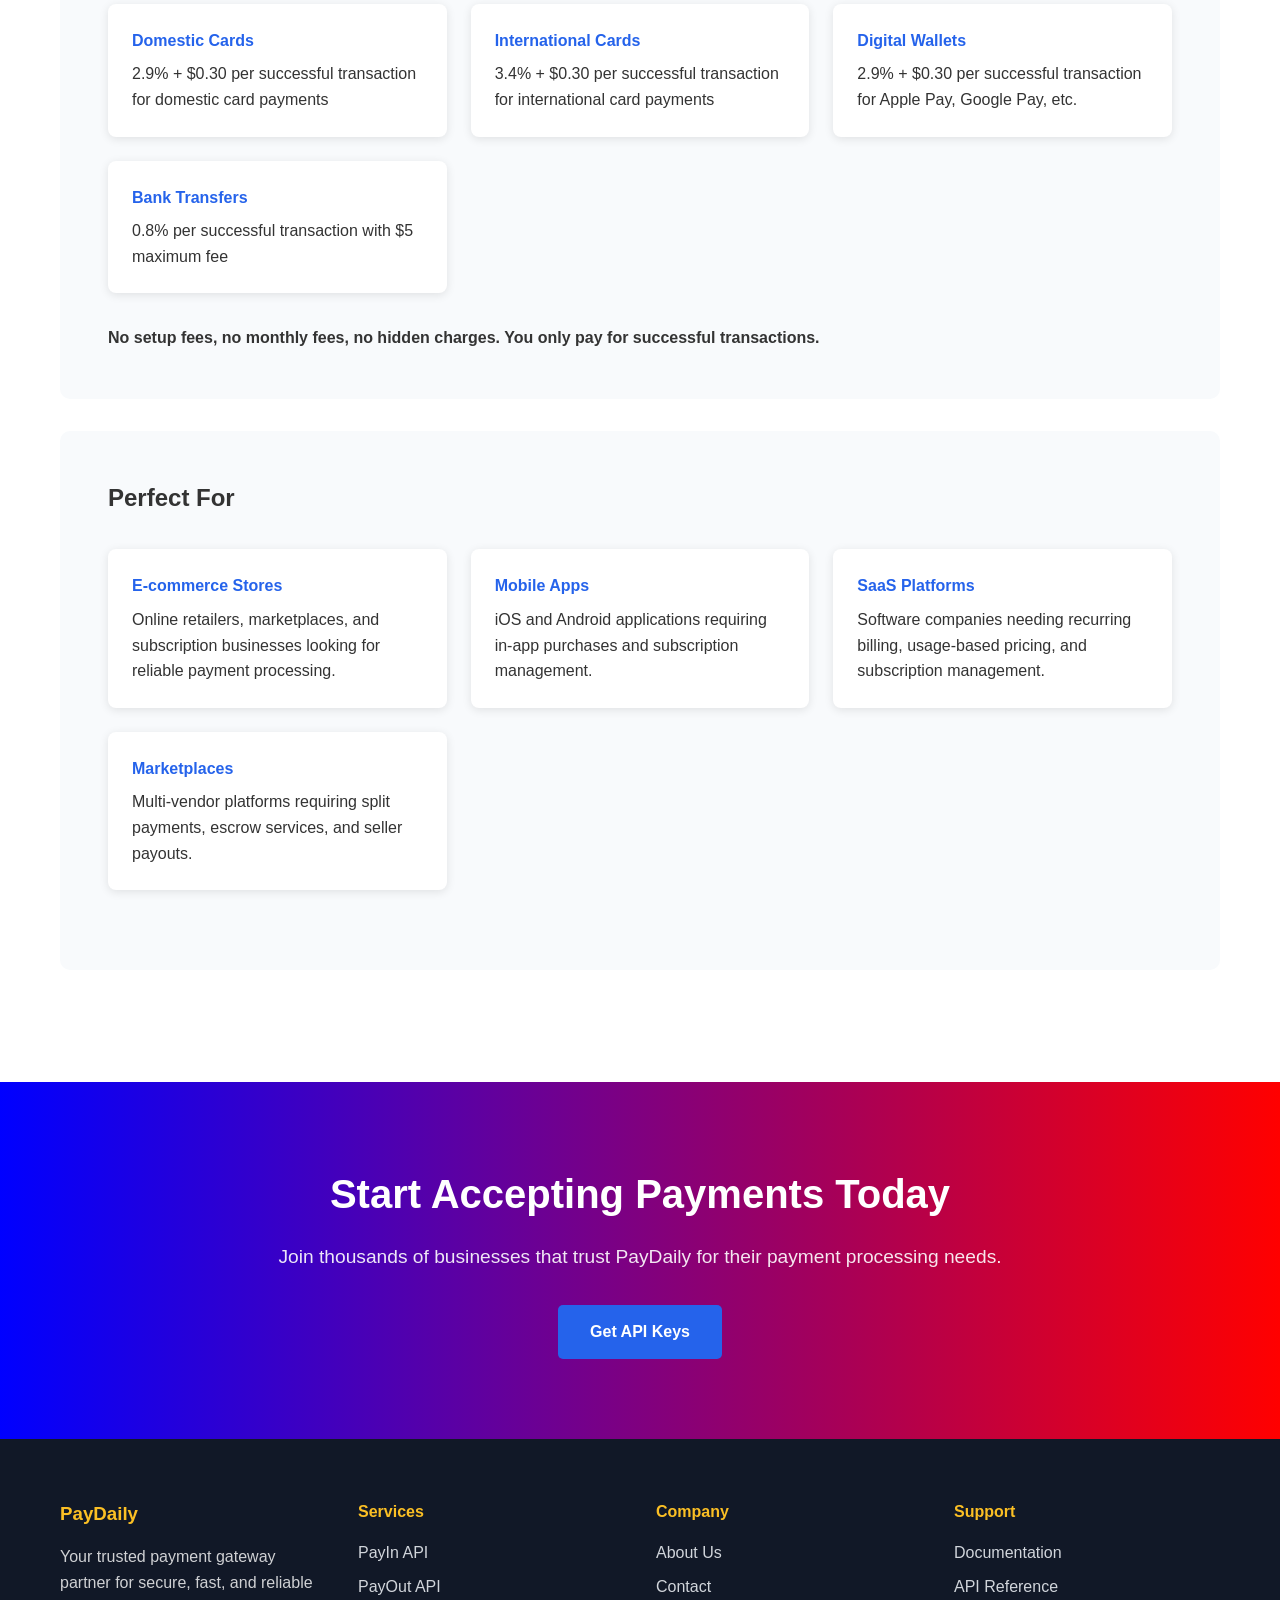
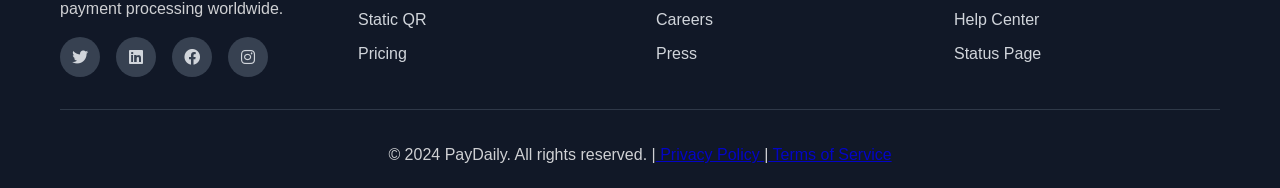
<file: payin.html>
<!DOCTYPE html>
<html lang="en">
<head>
    <meta charset="UTF-8">
    <meta name="viewport" content="width=device-width, initial-scale=1.0">
    <title>PayIn API - PayDaily Payment Gateway</title>
    <link rel="stylesheet" href="styles.css">
    <link href="https://cdnjs.cloudflare.com/ajax/libs/font-awesome/6.0.0/css/all.min.css" rel="stylesheet">
</head>
<body>
    <!-- Navigation -->
    <nav class="navbar">
        <div class="nav-container">
            <div class="nav-logo">
                <h2><img src="images/logo.png" width="150"></h2>
            </div>
            <div class="nav-menu" id="nav-menu">
                <a href="index.html" class="nav-link">Home</a>
                <a href="index.html#services" class="nav-link">Services</a>
                <a href="pricing.html" class="nav-link">Pricing</a>
                <a href="about.html" class="nav-link">About Us</a>
                <a href="contact.html" class="nav-link">Contact</a>
                <a href="#" class="nav-link btn-primary">Get Started</a>
            </div>
            <div class="nav-toggle" id="nav-toggle">
                <span class="bar"></span>
                <span class="bar"></span>
                <span class="bar"></span>
            </div>
        </div>
    </nav>

    <!-- Page Header -->
    <section class="page-header">
        <div class="container">
            <h1>PayIn API</h1>
            <p>Accept payments from customers worldwide with our secure and reliable PayIn API</p>
        </div>
    </section>

    <!-- PayIn Content -->
    <section class="content-section">
        <div class="container">
            <!-- Overview -->
            <div class="api-section">
                <h2>Accept Payments Globally</h2>
                <p>Our PayIn API enables businesses to accept payments from customers worldwide through multiple payment methods. Built with security, reliability, and developer experience in mind, our API processes millions of transactions daily with industry-leading success rates.</p>
                
                <p>Whether you're a startup processing your first payment or an enterprise handling millions in transactions, our PayIn API scales with your business needs while maintaining the highest standards of security and compliance.</p>
            </div>

            <!-- Key Features -->
            <div class="api-section">
                <h2>Key Features</h2>
                <div class="feature-list">
                    <div class="feature-list-item">
                        <h4><i class="fas fa-credit-card" style="color: #2563eb; margin-right: 0.5rem;"></i>Multiple Payment Methods</h4>
                        <p>Accept credit cards, debit cards, digital wallets (Apple Pay, Google Pay), bank transfers, and local payment methods across 150+ countries.</p>
                    </div>
                    <div class="feature-list-item">
                        <h4><i class="fas fa-shield-alt" style="color: #dc2626; margin-right: 0.5rem;"></i>Advanced Security</h4>
                        <p>PCI DSS Level 1 compliant with 3D Secure authentication, tokenization, and AI-powered fraud detection to protect every transaction.</p>
                    </div>
                    <div class="feature-list-item">
                        <h4><i class="fas fa-bolt" style="color: #f59e0b; margin-right: 0.5rem;"></i>Real-time Processing</h4>
                        <p>Instant payment processing with real-time status updates, webhooks, and immediate settlement notifications.</p>
                    </div>
                    <div class="feature-list-item">
                        <h4><i class="fas fa-globe" style="color: #10b981; margin-right: 0.5rem;"></i>Global Coverage</h4>
                        <p>Process payments in 150+ currencies with automatic currency conversion and local payment method support.</p>
                    </div>
                    <div class="feature-list-item">
                        <h4><i class="fas fa-mobile-alt" style="color: #8b5cf6; margin-right: 0.5rem;"></i>Mobile Optimized</h4>
                        <p>Responsive payment forms optimized for mobile devices with one-click payments and biometric authentication.</p>
                    </div>
                    <div class="feature-list-item">
                        <h4><i class="fas fa-chart-bar" style="color: #ef4444; margin-right: 0.5rem;"></i>Advanced Analytics</h4>
                        <p>Comprehensive reporting dashboard with transaction analytics, success rates, and business intelligence insights.</p>
                    </div>
                </div>
            </div>

            <!-- Supported Payment Methods -->
            <div class="api-section">
                <h2>Supported Payment Methods</h2>
                <div class="feature-list">
                    <div class="feature-list-item">
                        <h4>Credit & Debit Cards</h4>
                        <p>Visa, Mastercard, American Express, Discover, JCB, Diners Club, and 50+ local card networks worldwide.</p>
                    </div>
                    <div class="feature-list-item">
                        <h4>Digital Wallets</h4>
                        <p>Apple Pay, Google Pay, Samsung Pay, PayPal, Amazon Pay, and regional wallet solutions.</p>
                    </div>
                    <div class="feature-list-item">
                        <h4>Bank Transfers</h4>
                        <p>ACH, SEPA, wire transfers, and local bank transfer methods in major markets.</p>
                    </div>
                    <div class="feature-list-item">
                        <h4>Buy Now, Pay Later</h4>
                        <p>Klarna, Afterpay, Affirm, and other BNPL solutions for flexible payment options.</p>
                    </div>
                    <div class="feature-list-item">
                        <h4>Cryptocurrency</h4>
                        <p>Bitcoin, Ethereum, and major cryptocurrencies with automatic conversion to fiat currency.</p>
                    </div>
                    <div class="feature-list-item">
                        <h4>Local Methods</h4>
                        <p>Alipay, WeChat Pay, iDEAL, Sofort, Boleto, and 100+ local payment methods.</p>
                    </div>
                </div>
            </div>

            <!-- API Integration -->
            <div class="api-section">
                <h2>Easy Integration</h2>
                <p>Get started with our PayIn API in minutes with comprehensive documentation and developer-friendly tools.</p>
                
                <h3>Quick Start Example</h3>
                <div class="code-block">
curl -X POST https://api.paydaily.com/v1/payments \
  -H "Authorization: Bearer YOUR_API_KEY" \
  -H "Content-Type: application/json" \
  -d '{
    "amount": 2000,
    "currency": "USD",
    "payment_method": {
      "type": "card",
      "card": {
        "number": "4242424242424242",
        "exp_month": 12,
        "exp_year": 2025,
        "cvc": "123"
      }
    },
    "description": "Payment for Order #12345",
    "customer": {
      "email": "customer@example.com",
      "name": "John Doe"
    },
    "metadata": {
      "order_id": "12345",
      "customer_id": "cust_123"
    }
  }'
                </div>

                <h3>Response</h3>
                <div class="code-block">
{
  "id": "pay_1234567890",
  "status": "succeeded",
  "amount": 2000,
  "currency": "USD",
  "payment_method": {
    "type": "card",
    "card": {
      "brand": "visa",
      "last4": "4242",
      "exp_month": 12,
      "exp_year": 2025
    }
  },
  "created": 1640995200,
  "description": "Payment for Order #12345",
  "receipt_url": "https://pay.paydaily.com/receipts/pay_1234567890"
}
                </div>
            </div>

            <!-- Security Features -->
            <div class="api-section">
                <h2>Security & Compliance</h2>
                <div class="feature-list">
                    <div class="feature-list-item">
                        <h4>PCI DSS Level 1</h4>
                        <p>Highest level of payment card industry compliance with regular audits and certifications.</p>
                    </div>
                    <div class="feature-list-item">
                        <h4>3D Secure 2.0</h4>
                        <p>Enhanced authentication for card payments with improved user experience and fraud protection.</p>
                    </div>
                    <div class="feature-list-item">
                        <h4>Tokenization</h4>
                        <p>Secure token-based payments that protect sensitive card data and enable recurring transactions.</p>
                    </div>
                    <div class="feature-list-item">
                        <h4>Fraud Detection</h4>
                        <p>Machine learning algorithms analyze transaction patterns to prevent fraudulent activities in real-time.</p>
                    </div>
                    <div class="feature-list-item">
                        <h4>Data Encryption</h4>
                        <p>End-to-end encryption with AES-256 and TLS 1.3 for all data transmission and storage.</p>
                    </div>
                    <div class="feature-list-item">
                        <h4>Regulatory Compliance</h4>
                        <p>GDPR, PSD2, and local regulatory compliance across all supported markets.</p>
                    </div>
                </div>
            </div>

            <!-- Pricing -->
            <div class="api-section">
                <h2>Transparent Pricing</h2>
                <div class="feature-list">
                    <div class="feature-list-item">
                        <h4>Domestic Cards</h4>
                        <p>2.9% + $0.30 per successful transaction for domestic card payments</p>
                    </div>
                    <div class="feature-list-item">
                        <h4>International Cards</h4>
                        <p>3.4% + $0.30 per successful transaction for international card payments</p>
                    </div>
                    <div class="feature-list-item">
                        <h4>Digital Wallets</h4>
                        <p>2.9% + $0.30 per successful transaction for Apple Pay, Google Pay, etc.</p>
                    </div>
                    <div class="feature-list-item">
                        <h4>Bank Transfers</h4>
                        <p>0.8% per successful transaction with $5 maximum fee</p>
                    </div>
                </div>
                <p><strong>No setup fees, no monthly fees, no hidden charges. You only pay for successful transactions.</strong></p>
            </div>

            <!-- Use Cases -->
            <div class="api-section">
                <h2>Perfect For</h2>
                <div class="feature-list">
                    <div class="feature-list-item">
                        <h4>E-commerce Stores</h4>
                        <p>Online retailers, marketplaces, and subscription businesses looking for reliable payment processing.</p>
                    </div>
                    <div class="feature-list-item">
                        <h4>Mobile Apps</h4>
                        <p>iOS and Android applications requiring in-app purchases and subscription management.</p>
                    </div>
                    <div class="feature-list-item">
                        <h4>SaaS Platforms</h4>
                        <p>Software companies needing recurring billing, usage-based pricing, and subscription management.</p>
                    </div>
                    <div class="feature-list-item">
                        <h4>Marketplaces</h4>
                        <p>Multi-vendor platforms requiring split payments, escrow services, and seller payouts.</p>
                    </div>
                </div>
            </div>
        </div>
    </section>

    <!-- CTA Section -->
    <section class="cta">
        <div class="container">
            <div class="cta-content">
                <h2>Start Accepting Payments Today</h2>
                <p>Join thousands of businesses that trust PayDaily for their payment processing needs.</p>
                <a href="contact.html" class="btn btn-primary">Get API Keys</a>
            </div>
        </div>
    </section>

    <!-- Footer -->
    <footer class="footer">
        <div class="container">
            <div class="footer-content">
                <div class="footer-section">
                    <h3>PayDaily</h3>
                    <p>Your trusted payment gateway partner for secure, fast, and reliable payment processing worldwide.</p>
                    <div class="social-links">
                        <a href="#"><i class="fab fa-twitter"></i></a>
                        <a href="#"><i class="fab fa-linkedin"></i></a>
                        <a href="#"><i class="fab fa-facebook"></i></a>
                        <a href="#"><i class="fab fa-instagram"></i></a>
                    </div>
                </div>
                <div class="footer-section">
                    <h4>Services</h4>
                    <ul>
                        <li><a href="payin.html">PayIn API</a></li>
                        <li><a href="payout.html">PayOut API</a></li>
                        <li><a href="qr-codes.html">Static QR</a></li>
                        <li><a href="pricing.html">Pricing</a></li>
                    </ul>
                </div>
                <div class="footer-section">
                    <h4>Company</h4>
                    <ul>
                        <li><a href="about.html">About Us</a></li>
                        <li><a href="contact.html">Contact</a></li>
                        <li><a href="#">Careers</a></li>
                        <li><a href="#">Press</a></li>
                    </ul>
                </div>
                <div class="footer-section">
                    <h4>Support</h4>
                    <ul>
                        <li><a href="#">Documentation</a></li>
                        <li><a href="#">API Reference</a></li>
                        <li><a href="#">Help Center</a></li>
                        <li><a href="#">Status Page</a></li>
                    </ul>
                </div>
            </div>
            <div class="footer-bottom">
                <p>&copy; 2024 PayDaily. All rights reserved. |<a href="privacy.html"> Privacy Policy </a>|<a href="T&S.html"> Terms of Service</a></p>
            </div>
        </div>
    </footer>

    <script src="script.js"></script>
</body>
</html>
</file>
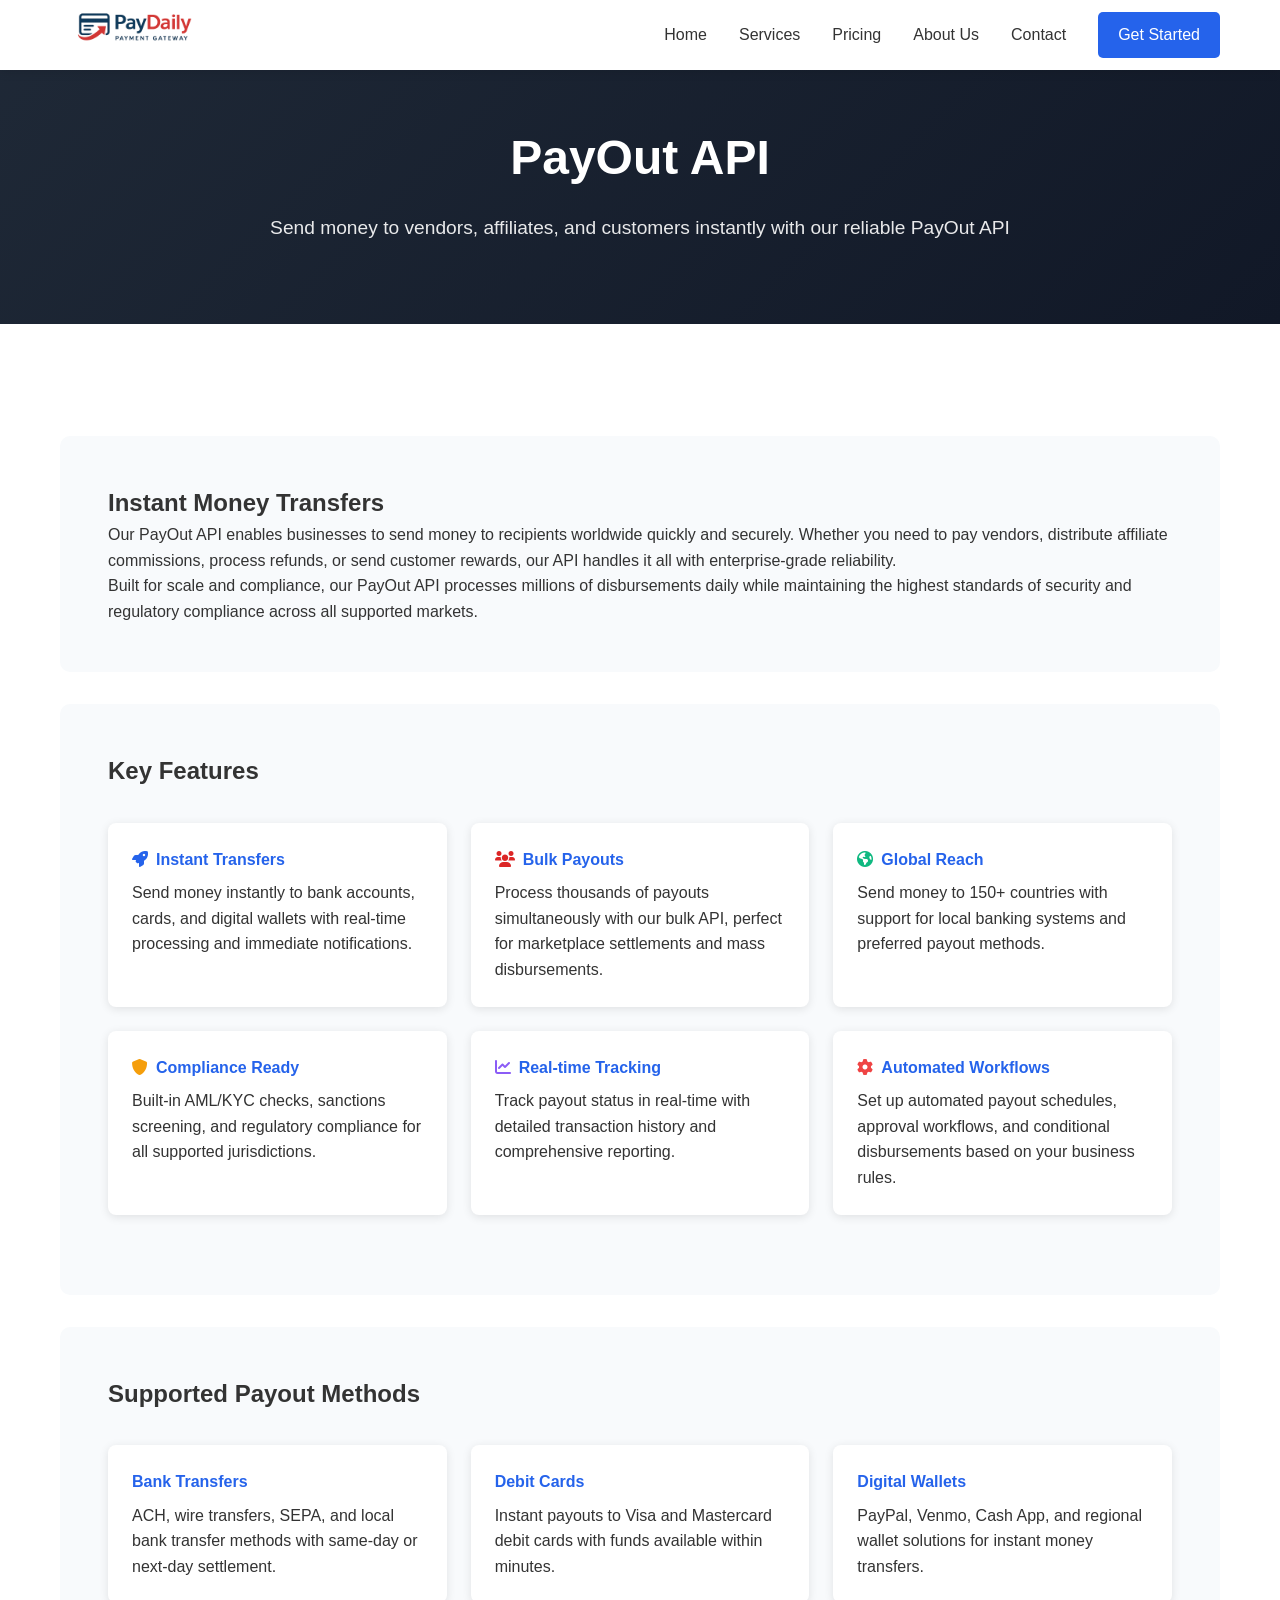
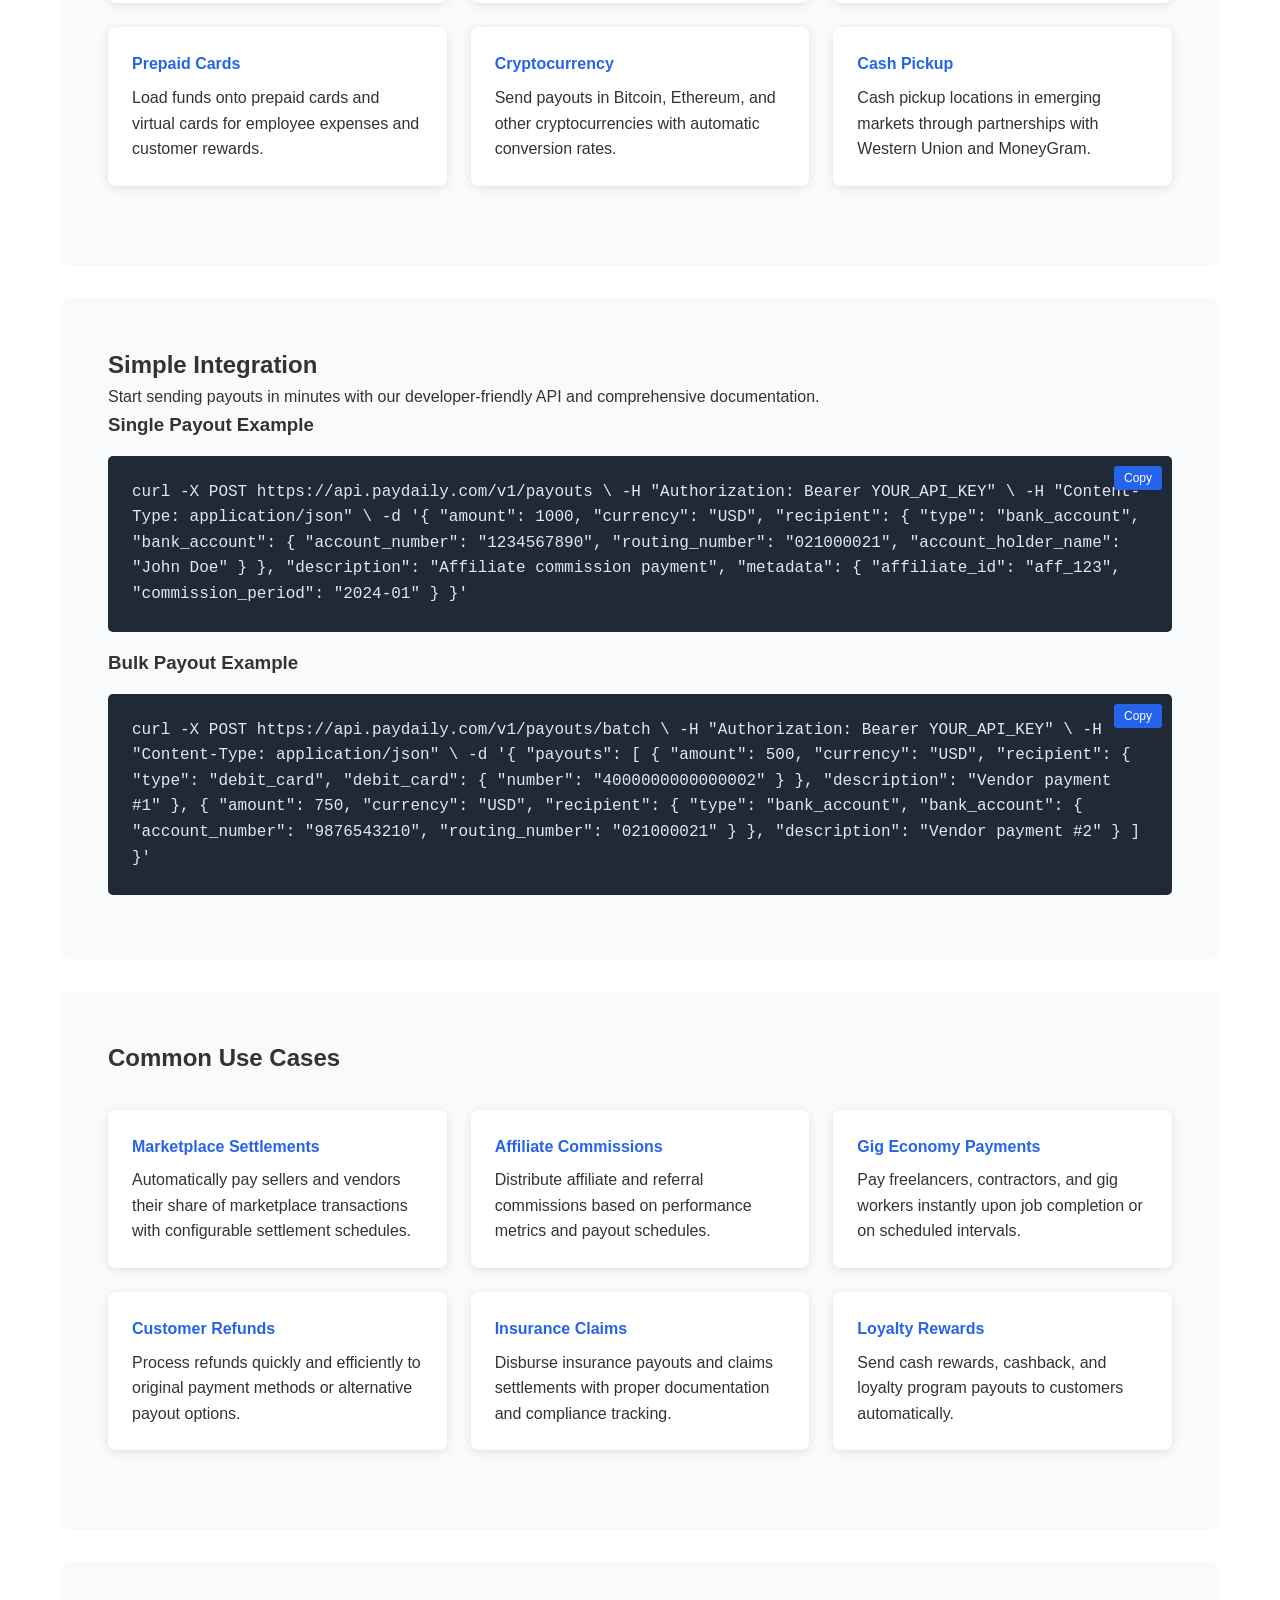
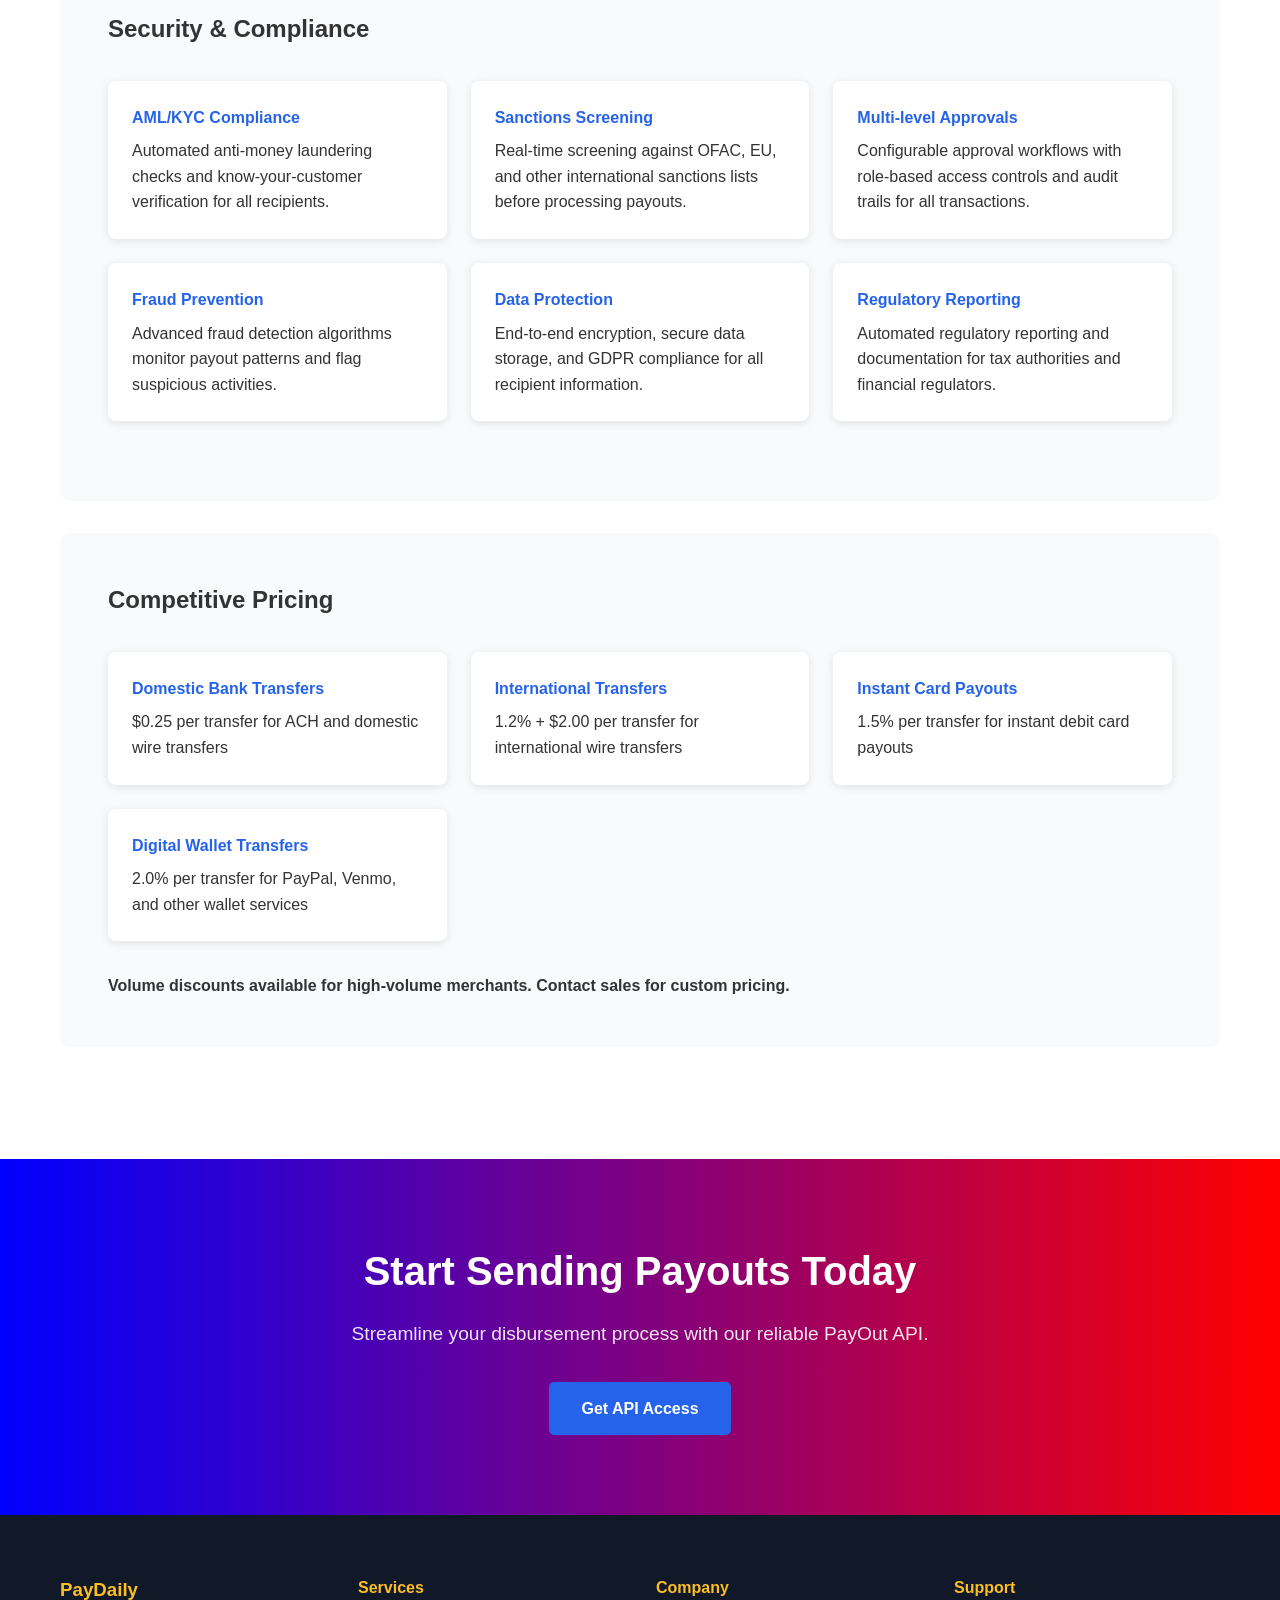
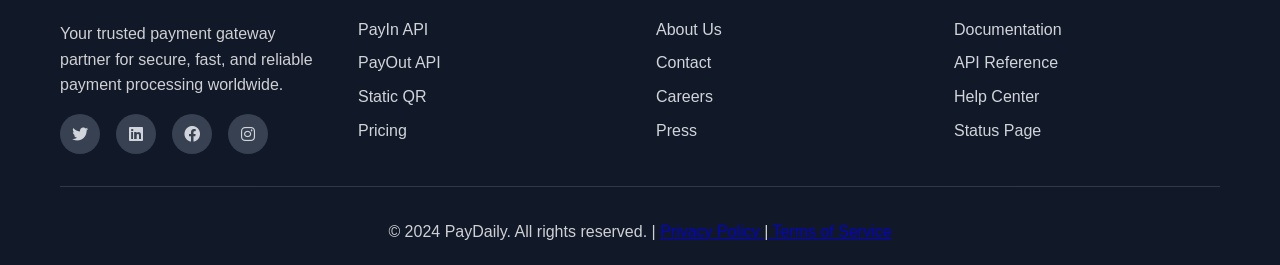
<file: payout.html>
<!DOCTYPE html>
<html lang="en">
<head>
    <meta charset="UTF-8">
    <meta name="viewport" content="width=device-width, initial-scale=1.0">
    <title>PayOut API - PayDaily Payment Gateway</title>
    <link rel="stylesheet" href="styles.css">
    <link href="https://cdnjs.cloudflare.com/ajax/libs/font-awesome/6.0.0/css/all.min.css" rel="stylesheet">
</head>
<body>
    <!-- Navigation -->
    <nav class="navbar">
        <div class="nav-container">
            <div class="nav-logo">
                <h2><img src="images/logo.png" width="150"></h2>
            </div>
            <div class="nav-menu" id="nav-menu">
                <a href="index.html" class="nav-link">Home</a>
                <a href="index.html#services" class="nav-link">Services</a>
                <a href="pricing.html" class="nav-link">Pricing</a>
                <a href="about.html" class="nav-link">About Us</a>
                <a href="contact.html" class="nav-link">Contact</a>
                <a href="#" class="nav-link btn-primary">Get Started</a>
            </div>
            <div class="nav-toggle" id="nav-toggle">
                <span class="bar"></span>
                <span class="bar"></span>
                <span class="bar"></span>
            </div>
        </div>
    </nav>

    <!-- Page Header -->
    <section class="page-header">
        <div class="container">
            <h1>PayOut API</h1>
            <p>Send money to vendors, affiliates, and customers instantly with our reliable PayOut API</p>
        </div>
    </section>

    <!-- PayOut Content -->
    <section class="content-section">
        <div class="container">
            <!-- Overview -->
            <div class="api-section">
                <h2>Instant Money Transfers</h2>
                <p>Our PayOut API enables businesses to send money to recipients worldwide quickly and securely. Whether you need to pay vendors, distribute affiliate commissions, process refunds, or send customer rewards, our API handles it all with enterprise-grade reliability.</p>
                
                <p>Built for scale and compliance, our PayOut API processes millions of disbursements daily while maintaining the highest standards of security and regulatory compliance across all supported markets.</p>
            </div>

            <!-- Key Features -->
            <div class="api-section">
                <h2>Key Features</h2>
                <div class="feature-list">
                    <div class="feature-list-item">
                        <h4><i class="fas fa-rocket" style="color: #2563eb; margin-right: 0.5rem;"></i>Instant Transfers</h4>
                        <p>Send money instantly to bank accounts, cards, and digital wallets with real-time processing and immediate notifications.</p>
                    </div>
                    <div class="feature-list-item">
                        <h4><i class="fas fa-users" style="color: #dc2626; margin-right: 0.5rem;"></i>Bulk Payouts</h4>
                        <p>Process thousands of payouts simultaneously with our bulk API, perfect for marketplace settlements and mass disbursements.</p>
                    </div>
                    <div class="feature-list-item">
                        <h4><i class="fas fa-globe-americas" style="color: #10b981; margin-right: 0.5rem;"></i>Global Reach</h4>
                        <p>Send money to 150+ countries with support for local banking systems and preferred payout methods.</p>
                    </div>
                    <div class="feature-list-item">
                        <h4><i class="fas fa-shield-alt" style="color: #f59e0b; margin-right: 0.5rem;"></i>Compliance Ready</h4>
                        <p>Built-in AML/KYC checks, sanctions screening, and regulatory compliance for all supported jurisdictions.</p>
                    </div>
                    <div class="feature-list-item">
                        <h4><i class="fas fa-chart-line" style="color: #8b5cf6; margin-right: 0.5rem;"></i>Real-time Tracking</h4>
                        <p>Track payout status in real-time with detailed transaction history and comprehensive reporting.</p>
                    </div>
                    <div class="feature-list-item">
                        <h4><i class="fas fa-cog" style="color: #ef4444; margin-right: 0.5rem;"></i>Automated Workflows</h4>
                        <p>Set up automated payout schedules, approval workflows, and conditional disbursements based on your business rules.</p>
                    </div>
                </div>
            </div>

            <!-- Payout Methods -->
            <div class="api-section">
                <h2>Supported Payout Methods</h2>
                <div class="feature-list">
                    <div class="feature-list-item">
                        <h4>Bank Transfers</h4>
                        <p>ACH, wire transfers, SEPA, and local bank transfer methods with same-day or next-day settlement.</p>
                    </div>
                    <div class="feature-list-item">
                        <h4>Debit Cards</h4>
                        <p>Instant payouts to Visa and Mastercard debit cards with funds available within minutes.</p>
                    </div>
                    <div class="feature-list-item">
                        <h4>Digital Wallets</h4>
                        <p>PayPal, Venmo, Cash App, and regional wallet solutions for instant money transfers.</p>
                    </div>
                    <div class="feature-list-item">
                        <h4>Prepaid Cards</h4>
                        <p>Load funds onto prepaid cards and virtual cards for employee expenses and customer rewards.</p>
                    </div>
                    <div class="feature-list-item">
                        <h4>Cryptocurrency</h4>
                        <p>Send payouts in Bitcoin, Ethereum, and other cryptocurrencies with automatic conversion rates.</p>
                    </div>
                    <div class="feature-list-item">
                        <h4>Cash Pickup</h4>
                        <p>Cash pickup locations in emerging markets through partnerships with Western Union and MoneyGram.</p>
                    </div>
                </div>
            </div>

            <!-- API Integration -->
            <div class="api-section">
                <h2>Simple Integration</h2>
                <p>Start sending payouts in minutes with our developer-friendly API and comprehensive documentation.</p>
                
                <h3>Single Payout Example</h3>
                <div class="code-block">
curl -X POST https://api.paydaily.com/v1/payouts \
  -H "Authorization: Bearer YOUR_API_KEY" \
  -H "Content-Type: application/json" \
  -d '{
    "amount": 1000,
    "currency": "USD",
    "recipient": {
      "type": "bank_account",
      "bank_account": {
        "account_number": "1234567890",
        "routing_number": "021000021",
        "account_holder_name": "John Doe"
      }
    },
    "description": "Affiliate commission payment",
    "metadata": {
      "affiliate_id": "aff_123",
      "commission_period": "2024-01"
    }
  }'
                </div>

                <h3>Bulk Payout Example</h3>
                <div class="code-block">
curl -X POST https://api.paydaily.com/v1/payouts/batch \
  -H "Authorization: Bearer YOUR_API_KEY" \
  -H "Content-Type: application/json" \
  -d '{
    "payouts": [
      {
        "amount": 500,
        "currency": "USD",
        "recipient": {
          "type": "debit_card",
          "debit_card": {
            "number": "4000000000000002"
          }
        },
        "description": "Vendor payment #1"
      },
      {
        "amount": 750,
        "currency": "USD",
        "recipient": {
          "type": "bank_account",
          "bank_account": {
            "account_number": "9876543210",
            "routing_number": "021000021"
          }
        },
        "description": "Vendor payment #2"
      }
    ]
  }'
                </div>
            </div>

            <!-- Use Cases -->
            <div class="api-section">
                <h2>Common Use Cases</h2>
                <div class="feature-list">
                    <div class="feature-list-item">
                        <h4>Marketplace Settlements</h4>
                        <p>Automatically pay sellers and vendors their share of marketplace transactions with configurable settlement schedules.</p>
                    </div>
                    <div class="feature-list-item">
                        <h4>Affiliate Commissions</h4>
                        <p>Distribute affiliate and referral commissions based on performance metrics and payout schedules.</p>
                    </div>
                    <div class="feature-list-item">
                        <h4>Gig Economy Payments</h4>
                        <p>Pay freelancers, contractors, and gig workers instantly upon job completion or on scheduled intervals.</p>
                    </div>
                    <div class="feature-list-item">
                        <h4>Customer Refunds</h4>
                        <p>Process refunds quickly and efficiently to original payment methods or alternative payout options.</p>
                    </div>
                    <div class="feature-list-item">
                        <h4>Insurance Claims</h4>
                        <p>Disburse insurance payouts and claims settlements with proper documentation and compliance tracking.</p>
                    </div>
                    <div class="feature-list-item">
                        <h4>Loyalty Rewards</h4>
                        <p>Send cash rewards, cashback, and loyalty program payouts to customers automatically.</p>
                    </div>
                </div>
            </div>

            <!-- Security & Compliance -->
            <div class="api-section">
                <h2>Security & Compliance</h2>
                <div class="feature-list">
                    <div class="feature-list-item">
                        <h4>AML/KYC Compliance</h4>
                        <p>Automated anti-money laundering checks and know-your-customer verification for all recipients.</p>
                    </div>
                    <div class="feature-list-item">
                        <h4>Sanctions Screening</h4>
                        <p>Real-time screening against OFAC, EU, and other international sanctions lists before processing payouts.</p>
                    </div>
                    <div class="feature-list-item">
                        <h4>Multi-level Approvals</h4>
                        <p>Configurable approval workflows with role-based access controls and audit trails for all transactions.</p>
                    </div>
                    <div class="feature-list-item">
                        <h4>Fraud Prevention</h4>
                        <p>Advanced fraud detection algorithms monitor payout patterns and flag suspicious activities.</p>
                    </div>
                    <div class="feature-list-item">
                        <h4>Data Protection</h4>
                        <p>End-to-end encryption, secure data storage, and GDPR compliance for all recipient information.</p>
                    </div>
                    <div class="feature-list-item">
                        <h4>Regulatory Reporting</h4>
                        <p>Automated regulatory reporting and documentation for tax authorities and financial regulators.</p>
                    </div>
                </div>
            </div>

            <!-- Pricing -->
            <div class="api-section">
                <h2>Competitive Pricing</h2>
                <div class="feature-list">
                    <div class="feature-list-item">
                        <h4>Domestic Bank Transfers</h4>
                        <p>$0.25 per transfer for ACH and domestic wire transfers</p>
                    </div>
                    <div class="feature-list-item">
                        <h4>International Transfers</h4>
                        <p>1.2% + $2.00 per transfer for international wire transfers</p>
                    </div>
                    <div class="feature-list-item">
                        <h4>Instant Card Payouts</h4>
                        <p>1.5% per transfer for instant debit card payouts</p>
                    </div>
                    <div class="feature-list-item">
                        <h4>Digital Wallet Transfers</h4>
                        <p>2.0% per transfer for PayPal, Venmo, and other wallet services</p>
                    </div>
                </div>
                <p><strong>Volume discounts available for high-volume merchants. Contact sales for custom pricing.</strong></p>
            </div>
        </div>
    </section>

    <!-- CTA Section -->
    <section class="cta">
        <div class="container">
            <div class="cta-content">
                <h2>Start Sending Payouts Today</h2>
                <p>Streamline your disbursement process with our reliable PayOut API.</p>
                <a href="contact.html" class="btn btn-primary">Get API Access</a>
            </div>
        </div>
    </section>

    <!-- Footer -->
    <footer class="footer">
        <div class="container">
            <div class="footer-content">
                <div class="footer-section">
                    <h3>PayDaily</h3>
                    <p>Your trusted payment gateway partner for secure, fast, and reliable payment processing worldwide.</p>
                    <div class="social-links">
                        <a href="#"><i class="fab fa-twitter"></i></a>
                        <a href="#"><i class="fab fa-linkedin"></i></a>
                        <a href="#"><i class="fab fa-facebook"></i></a>
                        <a href="#"><i class="fab fa-instagram"></i></a>
                    </div>
                </div>
                <div class="footer-section">
                    <h4>Services</h4>
                    <ul>
                        <li><a href="payin.html">PayIn API</a></li>
                        <li><a href="payout.html">PayOut API</a></li>
                        <li><a href="qr-codes.html">Static QR</a></li>
                        <li><a href="pricing.html">Pricing</a></li>
                    </ul>
                </div>
                <div class="footer-section">
                    <h4>Company</h4>
                    <ul>
                        <li><a href="about.html">About Us</a></li>
                        <li><a href="contact.html">Contact</a></li>
                        <li><a href="#">Careers</a></li>
                        <li><a href="#">Press</a></li>
                    </ul>
                </div>
                <div class="footer-section">
                    <h4>Support</h4>
                    <ul>
                        <li><a href="#">Documentation</a></li>
                        <li><a href="#">API Reference</a></li>
                        <li><a href="#">Help Center</a></li>
                        <li><a href="#">Status Page</a></li>
                    </ul>
                </div>
            </div>
            <div class="footer-bottom">
                <p>&copy; 2024 PayDaily. All rights reserved. | <a href="privacy.html"> Privacy Policy </a>|<a href="T&S.html"> Terms of Service</a></p>
            </div>
        </div>
    </footer>

    <script src="script.js"></script>
</body>
</html>
</file>
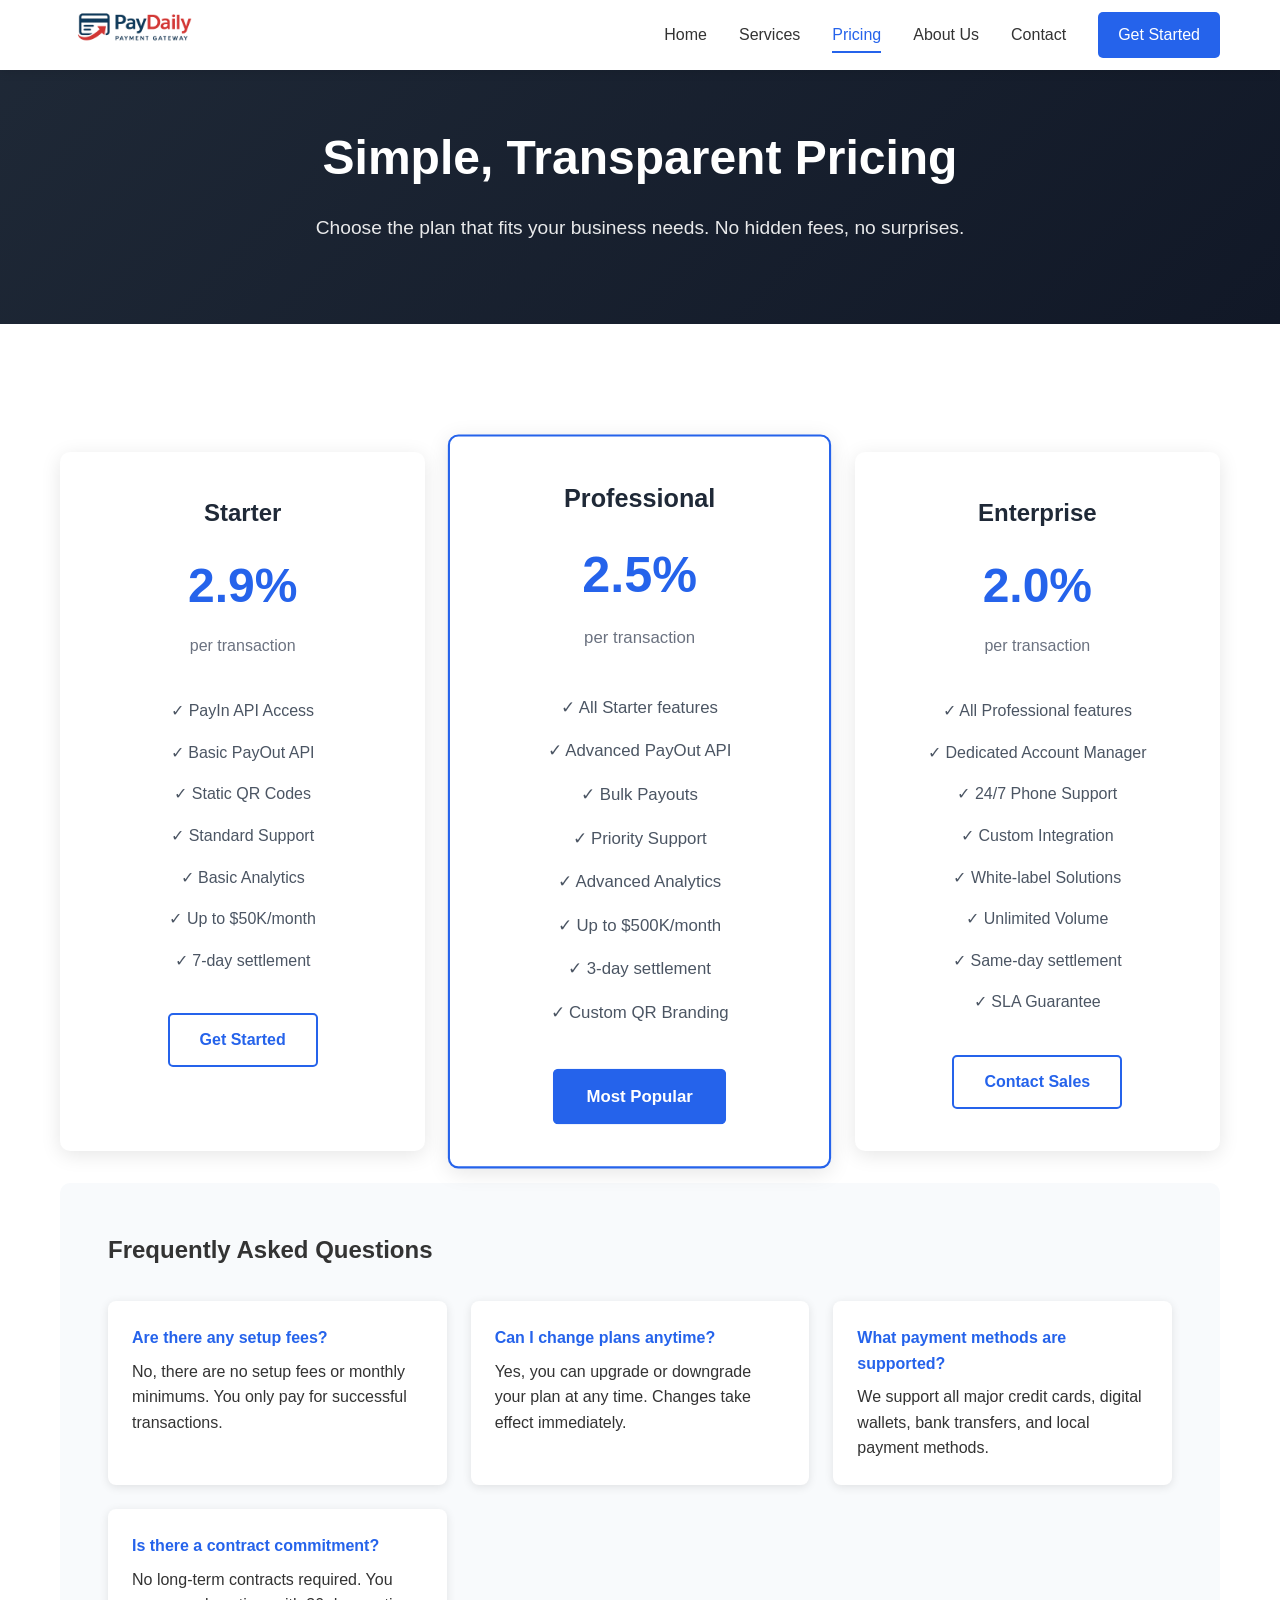
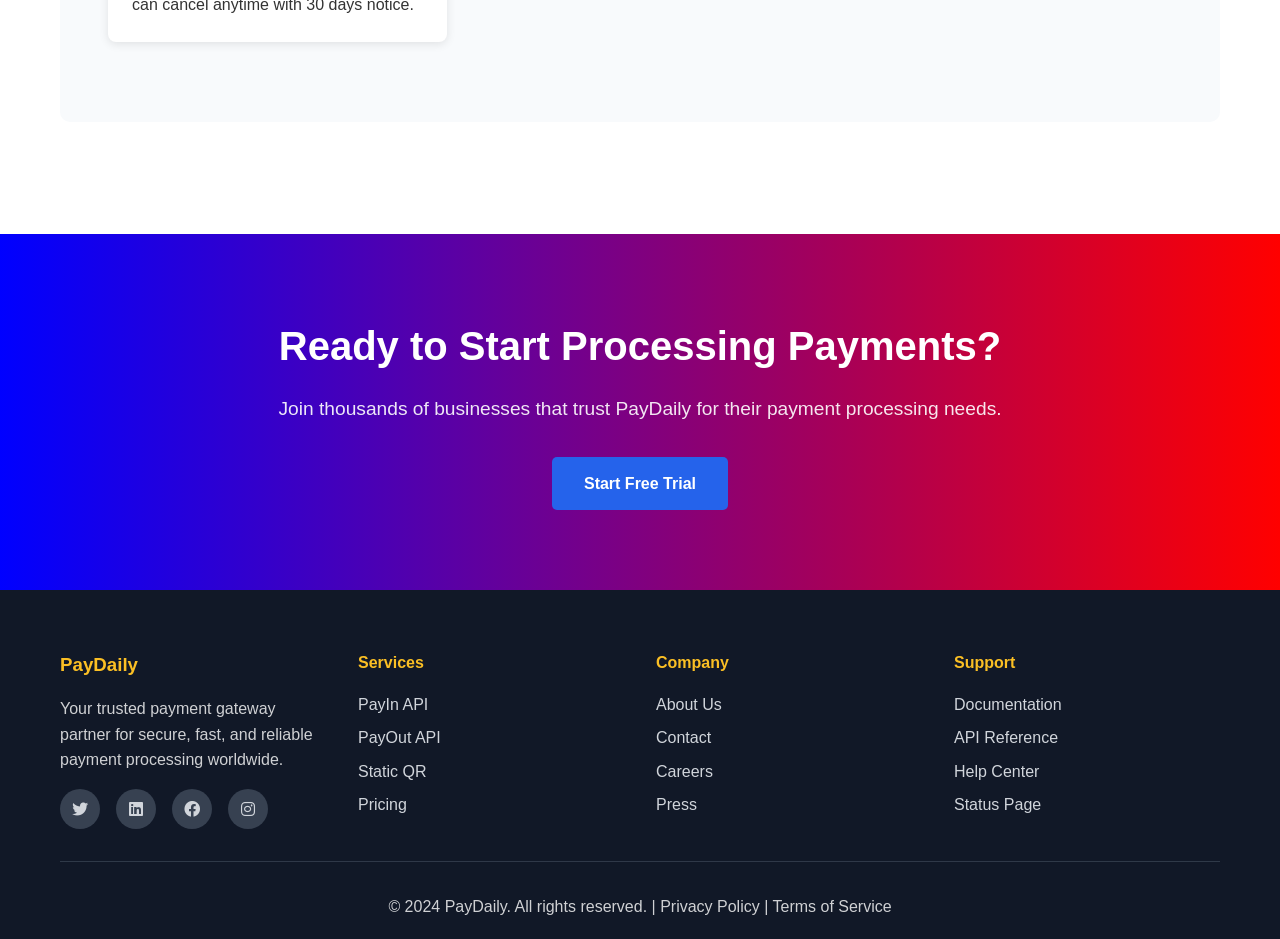
<file: pricing.html>
<!DOCTYPE html>
<html lang="en">
<head>
    <meta charset="UTF-8">
    <meta name="viewport" content="width=device-width, initial-scale=1.0">
    <title>Pricing - PayDaily Payment Gateway</title>
    <link rel="stylesheet" href="styles.css">
    <link href="https://cdnjs.cloudflare.com/ajax/libs/font-awesome/6.0.0/css/all.min.css" rel="stylesheet">
</head>
<body>
    <!-- Navigation -->
    <nav class="navbar">
        <div class="nav-container">
            <div class="nav-logo">
                <h2><img src="images/logo.png" width="150"></h2>
            </div>
            <div class="nav-menu" id="nav-menu">
                <a href="index.html" class="nav-link">Home</a>
                <a href="index.html#services" class="nav-link">Services</a>
                <a href="pricing.html" class="nav-link active">Pricing</a>
                <a href="about.html" class="nav-link">About Us</a>
                <a href="contact.html" class="nav-link">Contact</a>
                <a href="#" class="nav-link btn-primary">Get Started</a>
            </div>
            <div class="nav-toggle" id="nav-toggle">
                <span class="bar"></span>
                <span class="bar"></span>
                <span class="bar"></span>
            </div>
        </div>
    </nav>

    <!-- Page Header -->
    <section class="page-header">
        <div class="container">
            <h1>Simple, Transparent Pricing</h1>
            <p>Choose the plan that fits your business needs. No hidden fees, no surprises.</p>
            
        </div>
    </section>


    
    <!-- Pricing Section -->
    <section class="content-section">
    <div class="container">
            <div class="pricing-grid">
                    
                <!-- Basic Plan -->
                <div class="pricing-card">
                    <h3>Starter</h3>
                    <div class="price">2.9%</div>
                    <div class="price-period">per transaction</div>
                    <ul class="pricing-features">
                        <li>✓ PayIn API Access</li>
                        <li>✓ Basic PayOut API</li>
                        <li>✓ Static QR Codes</li>
                        <li>✓ Standard Support</li>
                        <li>✓ Basic Analytics</li>
                        <li>✓ Up to $50K/month</li>
                        <li>✓ 7-day settlement</li>
                    </ul>
                    <a href="contact.html" class="btn btn-outline">Get Started</a>
                </div>

                <!-- Pro Plan -->
                <div class="pricing-card featured">
                    <h3>Professional</h3>
                    <div class="price">2.5%</div>
                    <div class="price-period">per transaction</div>
                    <ul class="pricing-features">
                        <li>✓ All Starter features</li>
                        <li>✓ Advanced PayOut API</li>
                        <li>✓ Bulk Payouts</li>
                        <li>✓ Priority Support</li>
                        <li>✓ Advanced Analytics</li>
                        <li>✓ Up to $500K/month</li>
                        <li>✓ 3-day settlement</li>
                        <li>✓ Custom QR Branding</li>
                    </ul>
                    <a href="contact.html" class="btn btn-primary">Most Popular</a>
                </div>

                <!-- Enterprise Plan -->
                <div class="pricing-card">
                    <h3>Enterprise</h3>
                    <div class="price">2.0%</div>
                    <div class="price-period">per transaction</div>
                    <ul class="pricing-features">
                        <li>✓ All Professional features</li>
                        <li>✓ Dedicated Account Manager</li>
                        <li>✓ 24/7 Phone Support</li>
                        <li>✓ Custom Integration</li>
                        <li>✓ White-label Solutions</li>
                        <li>✓ Unlimited Volume</li>
                        <li>✓ Same-day settlement</li>
                        <li>✓ SLA Guarantee</li>
                    </ul>
                    <a href="contact.html" class="btn btn-outline">Contact Sales</a>
                </div>
            </div>

           
           

            <!-- FAQ Section -->
            <div class="api-section">
                <h2>Frequently Asked Questions</h2>
                <div class="feature-list">
                    <div class="feature-list-item">
                        <h4>Are there any setup fees?</h4>
                        <p>No, there are no setup fees or monthly minimums. You only pay for successful transactions.</p>
                    </div>
                    <div class="feature-list-item">
                        <h4>Can I change plans anytime?</h4>
                        <p>Yes, you can upgrade or downgrade your plan at any time. Changes take effect immediately.</p>
                    </div>
                    <div class="feature-list-item">
                        <h4>What payment methods are supported?</h4>
                        <p>We support all major credit cards, digital wallets, bank transfers, and local payment methods.</p>
                    </div>
                    <div class="feature-list-item">
                        <h4>Is there a contract commitment?</h4>
                        <p>No long-term contracts required. You can cancel anytime with 30 days notice.</p>
                    </div>
                </div>
            </div>
        </div>
    </section>

    <!-- CTA Section -->
    <section class="cta">
        <div class="container">
            <div class="cta-content">
                <h2>Ready to Start Processing Payments?</h2>
                <p>Join thousands of businesses that trust PayDaily for their payment processing needs.</p>
                <a href="contact.html" class="btn btn-primary">Start Free Trial</a>
            </div>
        </div>
    </section>

    <!-- Footer -->
    <footer class="footer">
        <div class="container">
            <div class="footer-content">
                <div class="footer-section">
                    <h3>PayDaily</h3>
                    <p>Your trusted payment gateway partner for secure, fast, and reliable payment processing worldwide.</p>
                    <div class="social-links">
                        <a href="#"><i class="fab fa-twitter"></i></a>
                        <a href="#"><i class="fab fa-linkedin"></i></a>
                        <a href="#"><i class="fab fa-facebook"></i></a>
                        <a href="#"><i class="fab fa-instagram"></i></a>
                    </div>
                </div>
                <div class="footer-section">
                    <h4>Services</h4>
                    <ul>
                        <li><a href="payin.html">PayIn API</a></li>
                        <li><a href="payout.html">PayOut API</a></li>
                        <li><a href="qr-codes.html">Static QR</a></li>
                        <li><a href="pricing.html">Pricing</a></li>
                    </ul>
                </div>
                <div class="footer-section">
                    <h4>Company</h4>
                    <ul>
                        <li><a href="about.html">About Us</a></li>
                        <li><a href="contact.html">Contact</a></li>
                        <li><a href="#">Careers</a></li>
                        <li><a href="#">Press</a></li>
                    </ul>
                </div>
                <div class="footer-section">
                    <h4>Support</h4>
                    <ul>
                        <li><a href="#">Documentation</a></li>
                        <li><a href="#">API Reference</a></li>
                        <li><a href="#">Help Center</a></li>
                        <li><a href="#">Status Page</a></li>
                    </ul>
                </div>
            </div>
            <div class="footer-bottom">
                <p>&copy; 2024 PayDaily. All rights reserved. | Privacy Policy | Terms of Service</p>
            </div>
        </div>
    </footer>

    <script src="script.js"></script>
    <script>
        // Pricing Calculator
        function updateCalculation() {
            const volume = parseFloat(document.getElementById('volume').value) || 0;
            const serviceType = document.getElementById('service-type').value;
            const plan = document.getElementById('plan').value;
            
            const rates = {
                payin: { starter: 0.029, pro: 0.025, enterprise: 0.020 },
                payout: { starter: 0.015, pro: 0.012, enterprise: 0.010 }
            };
            
            const rate = rates[serviceType][plan];
            const cost = volume * rate;
            
            document.getElementById('calculation-result').innerHTML = 
                `<strong>Estimated Monthly Cost: $${cost.toFixed(2)}</strong>`;
        }
        
        document.getElementById('volume').addEventListener('input', updateCalculation);
        document.getElementById('service-type').addEventListener('change', updateCalculation);
        document.getElementById('plan').addEventListener('change', updateCalculation);
    </script>
</body>
</html>
</file>
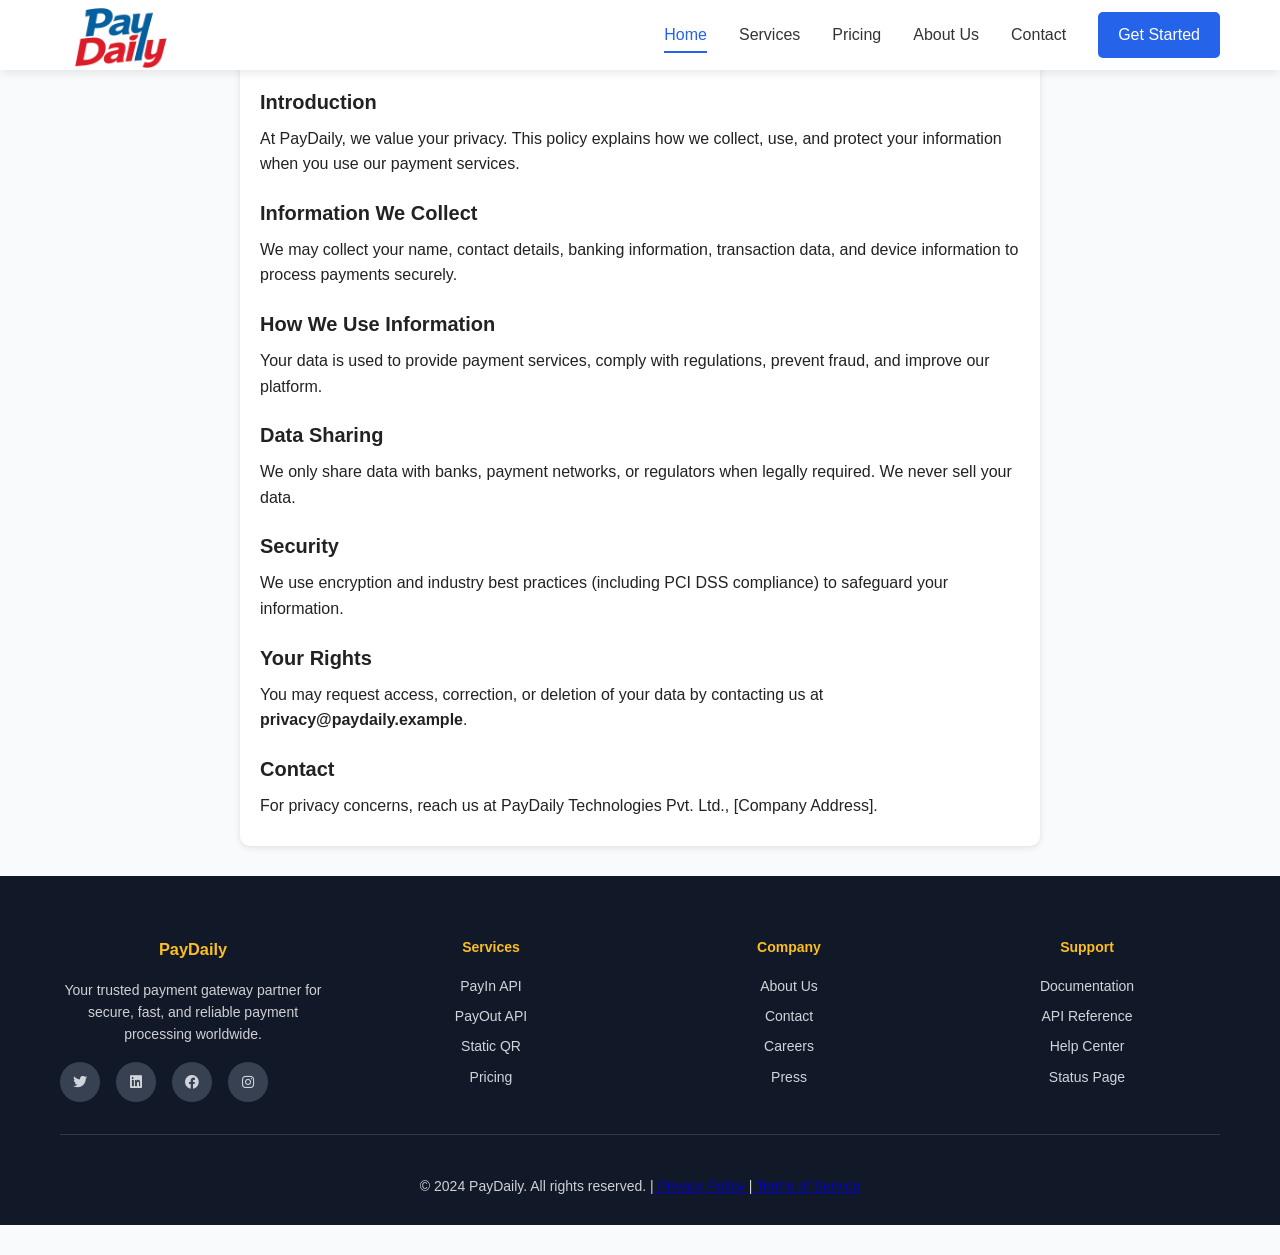
<file: privacy.html>
<!DOCTYPE html>
<html lang="en">
<head>
    <meta charset="UTF-8">
    <meta name="viewport" content="width=device-width, initial-scale=1.0">
    <title>PayDaily - Complete Payment Gateway Solution</title>
    <link rel="stylesheet" href="styles.css">
    <link href="https://cdnjs.cloudflare.com/ajax/libs/font-awesome/6.0.0/css/all.min.css" rel="stylesheet">
 <style>
    body { font-family: Arial, sans-serif; margin: 0; padding: 0; line-height: 1.6; background: #f9fafb; color: #222; }
    header { background: #0f172a; color: #fff; padding: 16px; text-align: center; }
    main { max-width: 800px; margin: 20px auto; padding: 20px; background: #fff; border-radius: 10px; box-shadow: 0 2px 6px rgba(0,0,0,0.1); }
    h1 { font-size: 26px; margin-bottom: 10px; }
    h2 { font-size: 20px; margin-top: 20px; }
    p { margin: 8px 0; }
    footer { text-align: center; margin: 30px 0; font-size: 14px; color: #555; }
  </style>



</head>
<body>
    <!-- Navigation -->
    <nav class="navbar">
        <div class="nav-container">
            <div class="nav-logo">
                <h2> <img src="images/PD.png" width="120"></h2>
            </div>
            <div class="nav-menu" id="nav-menu">
                <a href="index.html" class="nav-link active">Home</a>
                <a href="#services" class="nav-link">Services</a>
                <a href="pricing.html" class="nav-link">Pricing</a>
                <a href="about.html" class="nav-link">About Us</a>
                <a href="contact.html" class="nav-link">Contact</a>
                <a href="contact.html" class="nav-link btn-primary">Get Started</a>
            </div>
            <div class="nav-toggle" id="nav-toggle">
                <span class="bar"></span>
                <span class="bar"></span>
                <span class="bar"></span>
            </div>
        </div>
    </nav>
<br>
    <main>
    

    <h2>Introduction</h2>
    <p>At PayDaily, we value your privacy. This policy explains how we collect, use, and protect your information when you use our payment services.</p>

    <h2>Information We Collect</h2>
    <p>We may collect your name, contact details, banking information, transaction data, and device information to process payments securely.</p>

    <h2>How We Use Information</h2>
    <p>Your data is used to provide payment services, comply with regulations, prevent fraud, and improve our platform.</p>

    <h2>Data Sharing</h2>
    <p>We only share data with banks, payment networks, or regulators when legally required. We never sell your data.</p>

    <h2>Security</h2>
    <p>We use encryption and industry best practices (including PCI DSS compliance) to safeguard your information.</p>

    <h2>Your Rights</h2>
    <p>You may request access, correction, or deletion of your data by contacting us at <strong>privacy@paydaily.example</strong>.</p>

    <h2>Contact</h2>
    <p>For privacy concerns, reach us at PayDaily Technologies Pvt. Ltd., [Company Address].</p>
  </main>


  <script>
    document.getElementById('year').textContent = new Date().getFullYear();
  </script>


<!-- Footer -->
    <footer class="footer">
        <div class="container">
            <div class="footer-content">
                <div class="footer-section">
                    <h3>PayDaily</h3>
                    <p>Your trusted payment gateway partner for secure, fast, and reliable payment processing worldwide.</p>
                    <div class="social-links">
                        <a href="#"><i class="fab fa-twitter"></i></a>
                        <a href="#"><i class="fab fa-linkedin"></i></a>
                        <a href="#"><i class="fab fa-facebook"></i></a>
                        <a href="#"><i class="fab fa-instagram"></i></a>
                    </div>
                </div>
                <div class="footer-section">
                    <h4>Services</h4>
                    <ul>
                        <li><a href="payin.html">PayIn API</a></li>
                        <li><a href="payout.html">PayOut API</a></li>
                        <li><a href="qr-codes.html">Static QR</a></li>
                        <li><a href="pricing.html">Pricing</a></li>
                    </ul>
                </div>
                <div class="footer-section">
                    <h4>Company</h4>
                    <ul>
                        <li><a href="about.html">About Us</a></li>
                        <li><a href="contact.html">Contact</a></li>
                        <li><a href="#">Careers</a></li>
                        <li><a href="#">Press</a></li>
                    </ul>
                </div>
                <div class="footer-section">
                    <h4>Support</h4>
                    <ul>
                        <li><a href="#">Documentation</a></li>
                        <li><a href="#">API Reference</a></li>
                        <li><a href="#">Help Center</a></li>
                        <li><a href="#">Status Page</a></li>
                    </ul>
                </div>
            </div>
            <div class="footer-bottom">
                <p>&copy; 2024 PayDaily. All rights reserved. |<a href="privacy.html"> Privacy Policy </a>|<a href="T&S.html"> Terms of Service</a></p>
            </div>
        </div>
    </footer>

    <script src="script.js"></script>

</body>
</html>
</file>
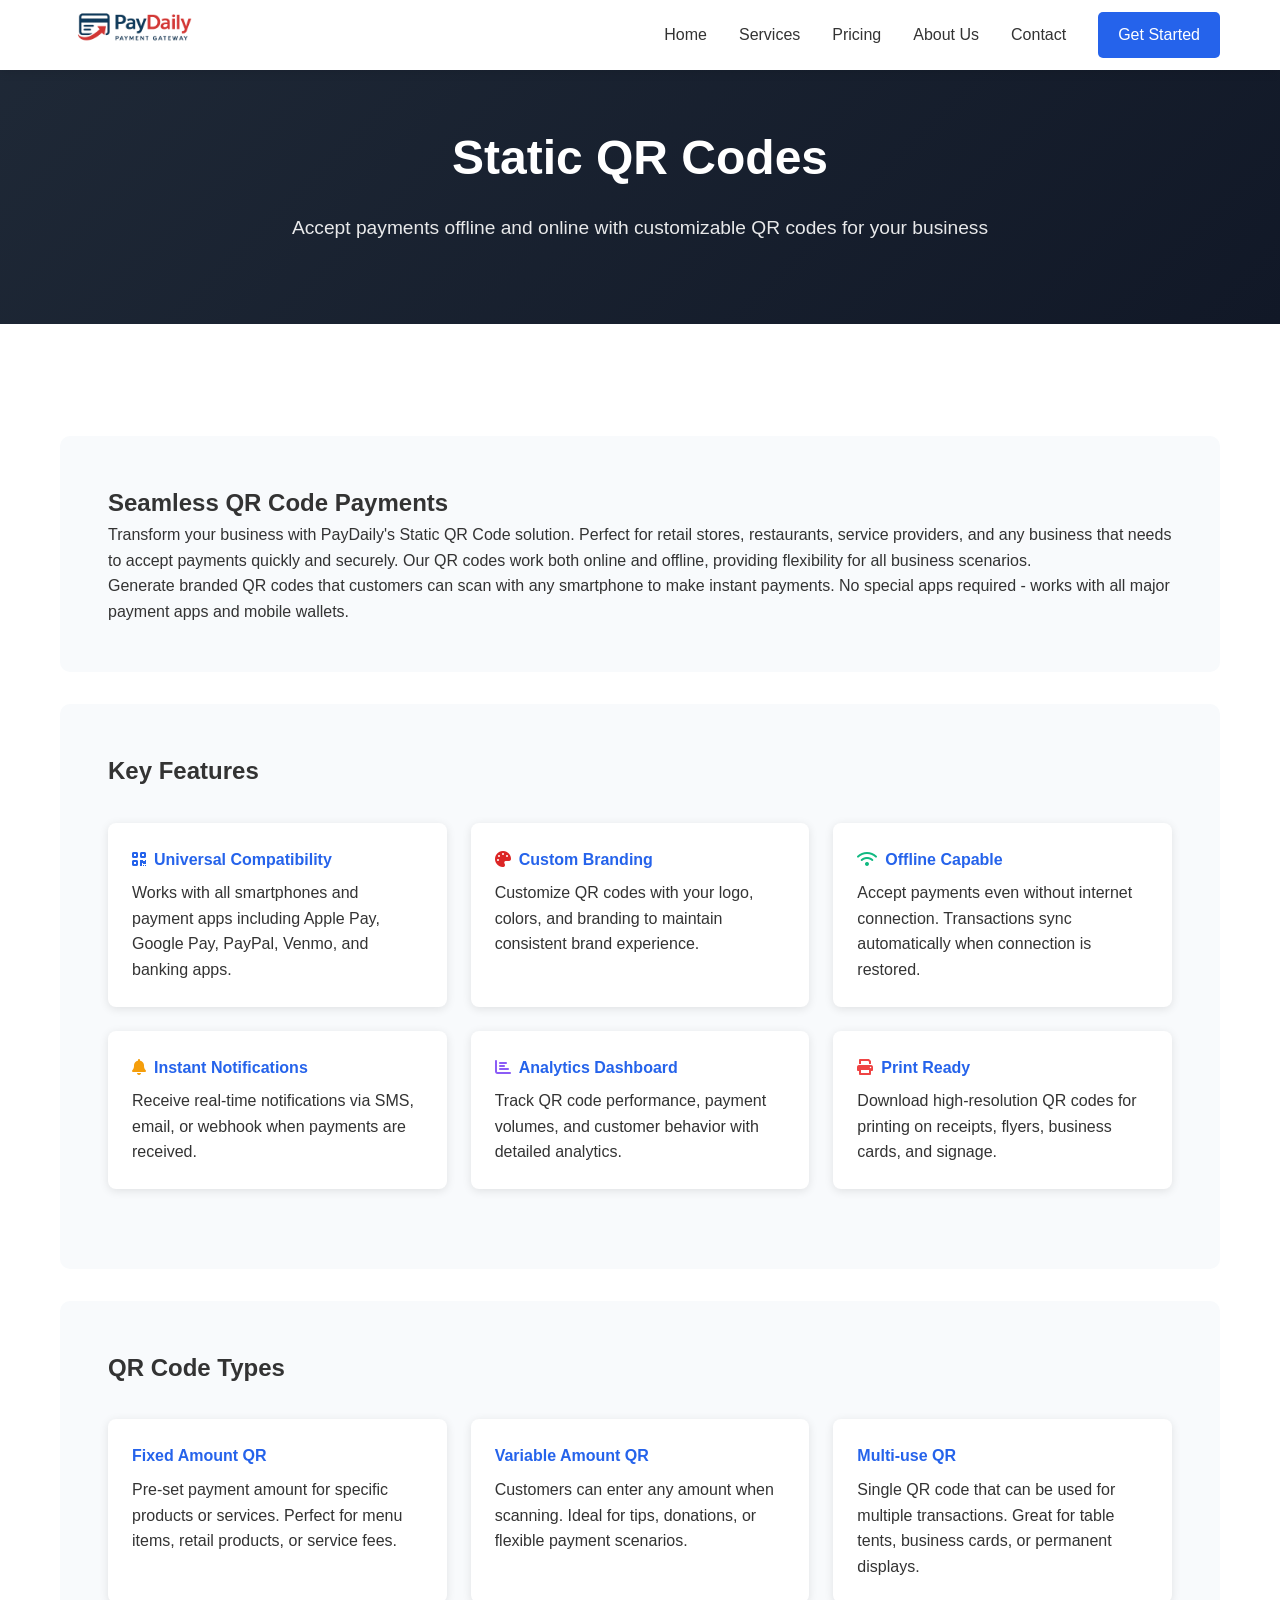
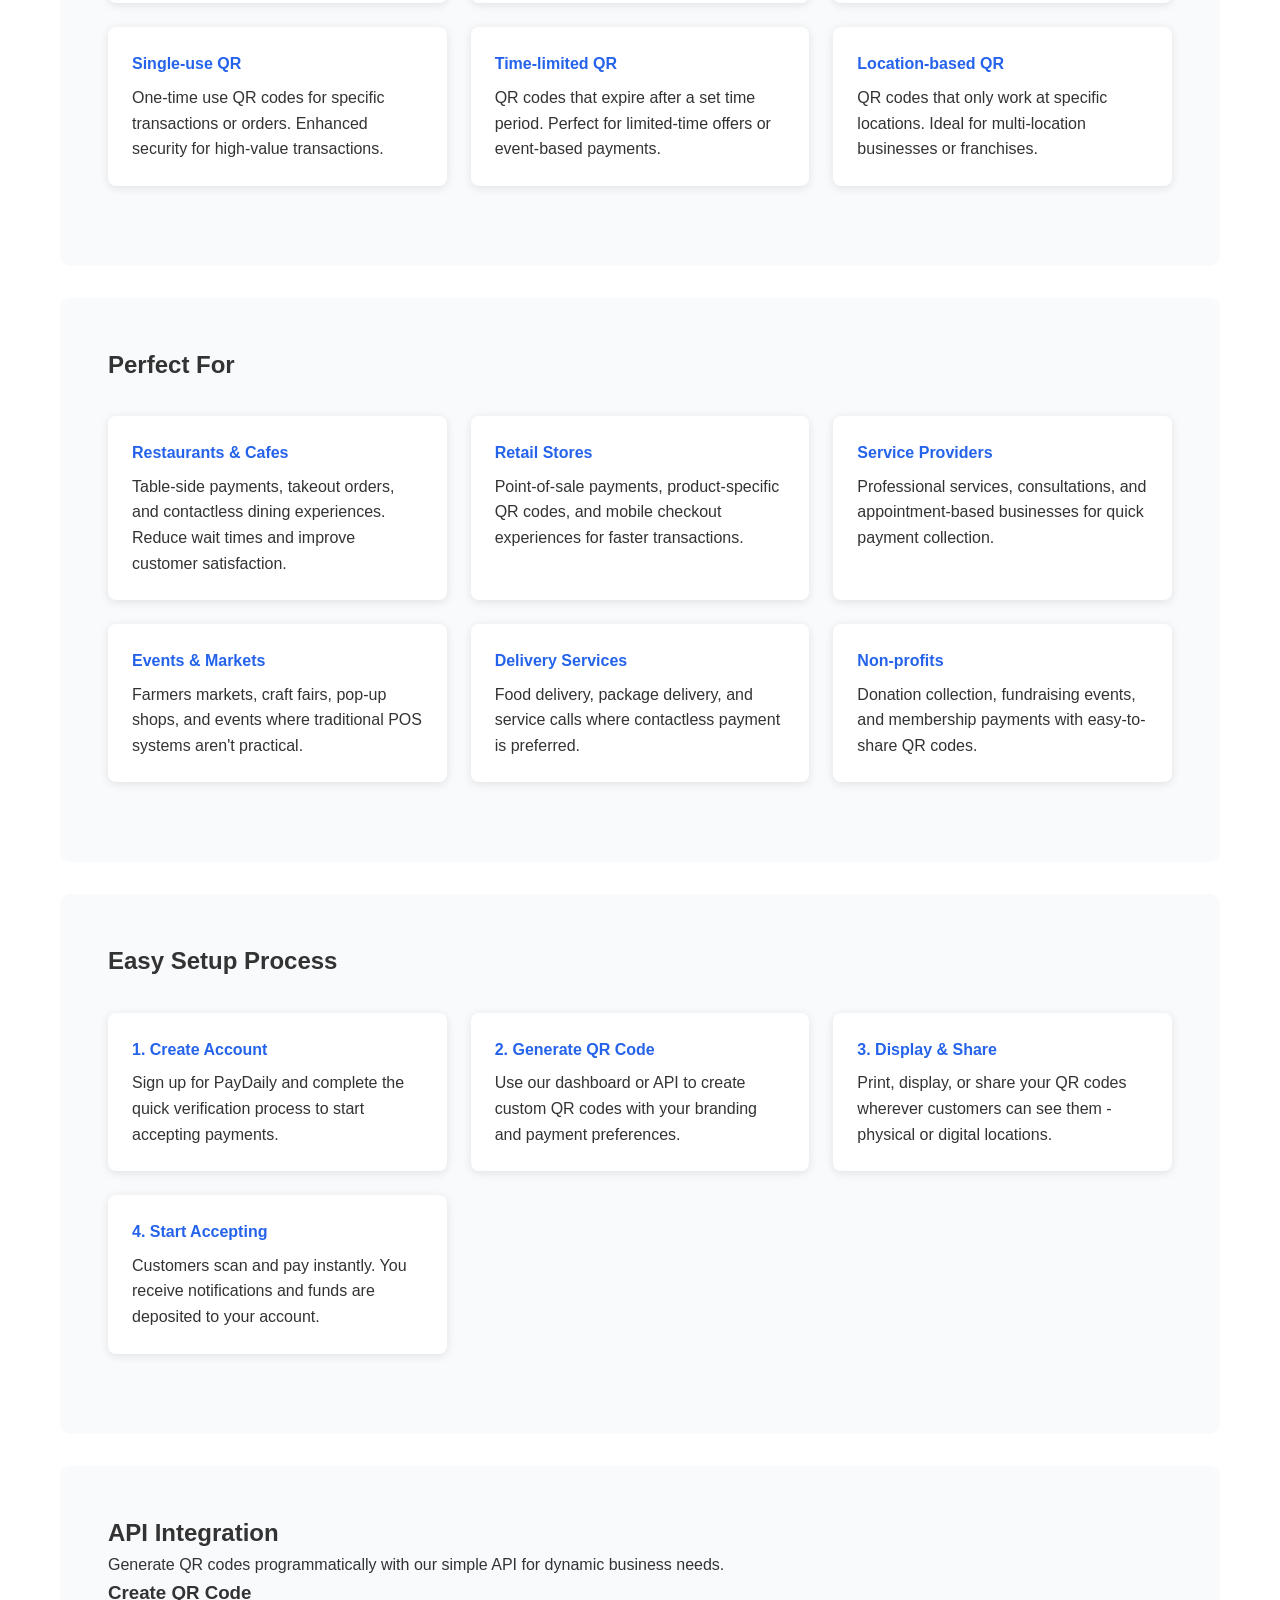
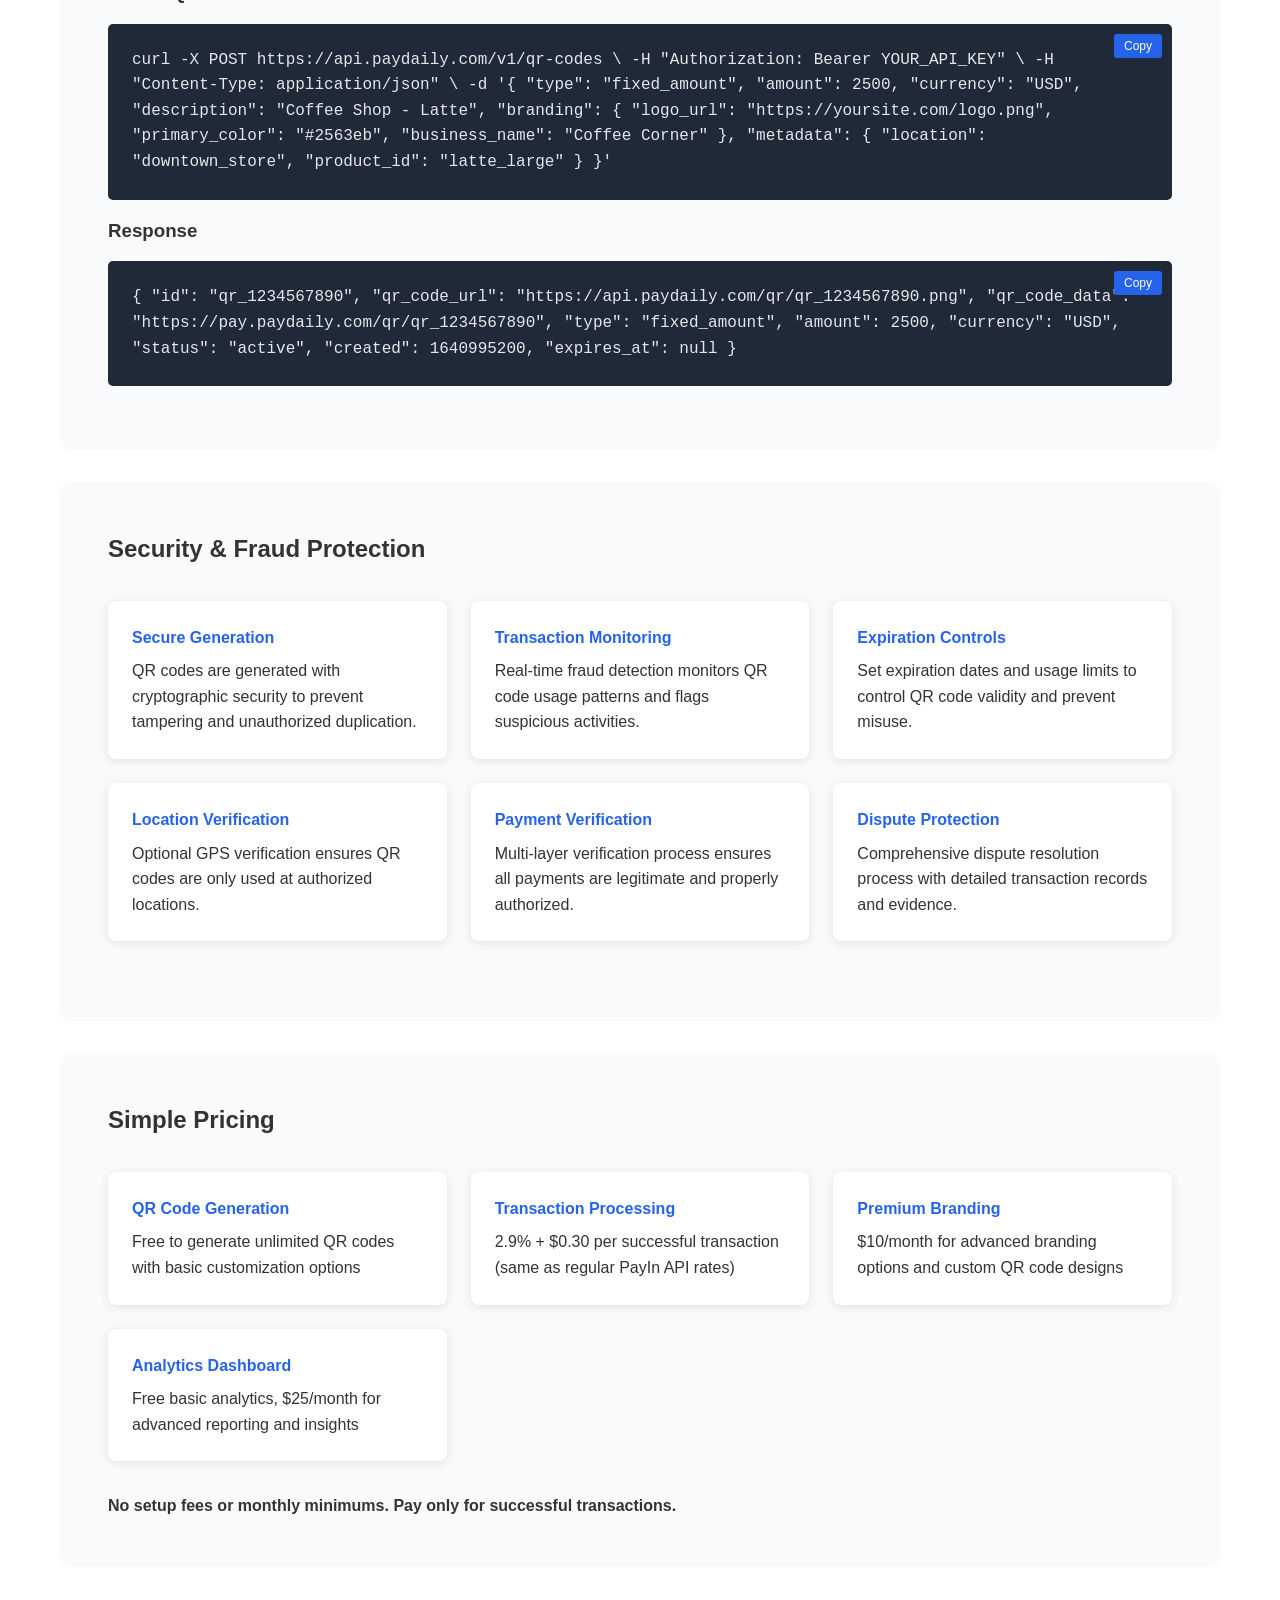
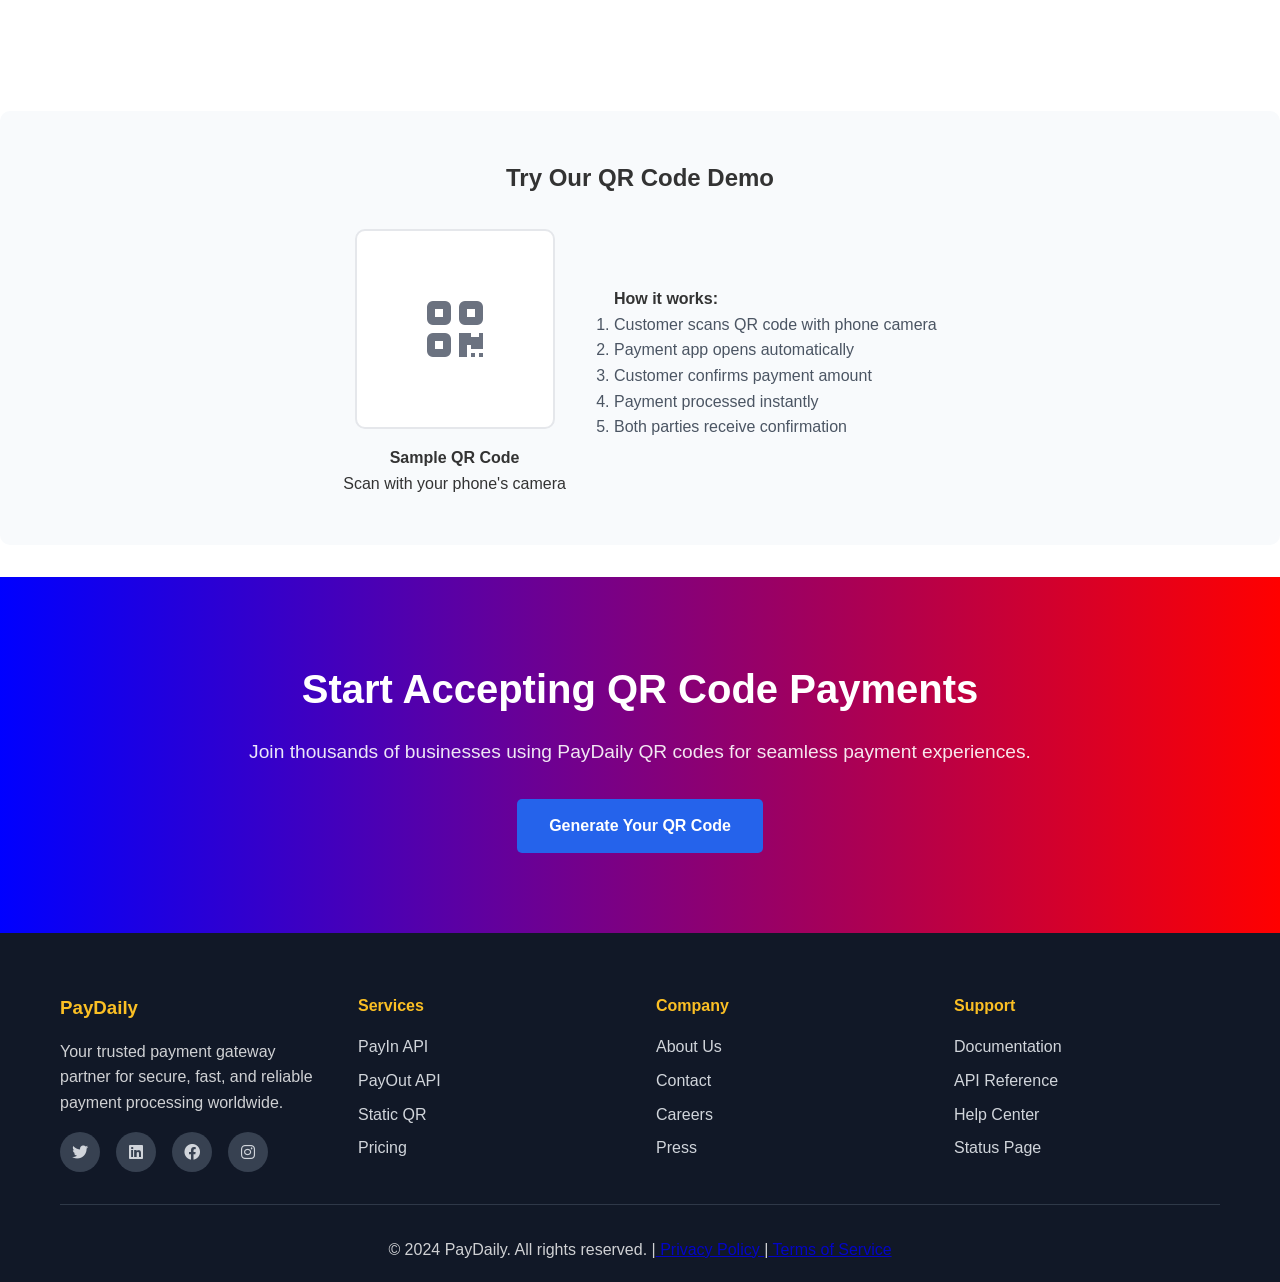
<file: qr-codes.html>
<!DOCTYPE html>
<html lang="en">
<head>
    <meta charset="UTF-8">
    <meta name="viewport" content="width=device-width, initial-scale=1.0">
    <title>Static QR Codes - PayDaily Payment Gateway</title>
    <link rel="stylesheet" href="styles.css">
    <link href="https://cdnjs.cloudflare.com/ajax/libs/font-awesome/6.0.0/css/all.min.css" rel="stylesheet">
</head>
<body>
    <!-- Navigation -->
    <nav class="navbar">
        <div class="nav-container">
            <div class="nav-logo">
                <h2><img src="images/logo.png" width="150"></h2>
            </div>
            <div class="nav-menu" id="nav-menu">
                <a href="index.html" class="nav-link">Home</a>
                <a href="index.html#services" class="nav-link">Services</a>
                <a href="pricing.html" class="nav-link">Pricing</a>
                <a href="about.html" class="nav-link">About Us</a>
                <a href="contact.html" class="nav-link">Contact</a>
                <a href="#" class="nav-link btn-primary">Get Started</a>
            </div>
            <div class="nav-toggle" id="nav-toggle">
                <span class="bar"></span>
                <span class="bar"></span>
                <span class="bar"></span>
            </div>
        </div>
    </nav>

    <!-- Page Header -->
    <section class="page-header">
        <div class="container">
            <h1>Static QR Codes</h1>
            <p>Accept payments offline and online with customizable QR codes for your business</p>
        </div>
    </section>

    <!-- QR Codes Content -->
    <section class="content-section">
        <div class="container">
            <!-- Overview -->
            <div class="api-section">
                <h2>Seamless QR Code Payments</h2>
                <p>Transform your business with PayDaily's Static QR Code solution. Perfect for retail stores, restaurants, service providers, and any business that needs to accept payments quickly and securely. Our QR codes work both online and offline, providing flexibility for all business scenarios.</p>
                
                <p>Generate branded QR codes that customers can scan with any smartphone to make instant payments. No special apps required - works with all major payment apps and mobile wallets.</p>
            </div>

            <!-- Key Features -->
            <div class="api-section">
                <h2>Key Features</h2>
                <div class="feature-list">
                    <div class="feature-list-item">
                        <h4><i class="fas fa-qrcode" style="color: #2563eb; margin-right: 0.5rem;"></i>Universal Compatibility</h4>
                        <p>Works with all smartphones and payment apps including Apple Pay, Google Pay, PayPal, Venmo, and banking apps.</p>
                    </div>
                    <div class="feature-list-item">
                        <h4><i class="fas fa-palette" style="color: #dc2626; margin-right: 0.5rem;"></i>Custom Branding</h4>
                        <p>Customize QR codes with your logo, colors, and branding to maintain consistent brand experience.</p>
                    </div>
                    <div class="feature-list-item">
                        <h4><i class="fas fa-wifi" style="color: #10b981; margin-right: 0.5rem;"></i>Offline Capable</h4>
                        <p>Accept payments even without internet connection. Transactions sync automatically when connection is restored.</p>
                    </div>
                    <div class="feature-list-item">
                        <h4><i class="fas fa-bell" style="color: #f59e0b; margin-right: 0.5rem;"></i>Instant Notifications</h4>
                        <p>Receive real-time notifications via SMS, email, or webhook when payments are received.</p>
                    </div>
                    <div class="feature-list-item">
                        <h4><i class="fas fa-chart-bar" style="color: #8b5cf6; margin-right: 0.5rem;"></i>Analytics Dashboard</h4>
                        <p>Track QR code performance, payment volumes, and customer behavior with detailed analytics.</p>
                    </div>
                    <div class="feature-list-item">
                        <h4><i class="fas fa-print" style="color: #ef4444; margin-right: 0.5rem;"></i>Print Ready</h4>
                        <p>Download high-resolution QR codes for printing on receipts, flyers, business cards, and signage.</p>
                    </div>
                </div>
            </div>

            <!-- QR Code Types -->
            <div class="api-section">
                <h2>QR Code Types</h2>
                <div class="feature-list">
                    <div class="feature-list-item">
                        <h4>Fixed Amount QR</h4>
                        <p>Pre-set payment amount for specific products or services. Perfect for menu items, retail products, or service fees.</p>
                    </div>
                    <div class="feature-list-item">
                        <h4>Variable Amount QR</h4>
                        <p>Customers can enter any amount when scanning. Ideal for tips, donations, or flexible payment scenarios.</p>
                    </div>
                    <div class="feature-list-item">
                        <h4>Multi-use QR</h4>
                        <p>Single QR code that can be used for multiple transactions. Great for table tents, business cards, or permanent displays.</p>
                    </div>
                    <div class="feature-list-item">
                        <h4>Single-use QR</h4>
                        <p>One-time use QR codes for specific transactions or orders. Enhanced security for high-value transactions.</p>
                    </div>
                    <div class="feature-list-item">
                        <h4>Time-limited QR</h4>
                        <p>QR codes that expire after a set time period. Perfect for limited-time offers or event-based payments.</p>
                    </div>
                    <div class="feature-list-item">
                        <h4>Location-based QR</h4>
                        <p>QR codes that only work at specific locations. Ideal for multi-location businesses or franchises.</p>
                    </div>
                </div>
            </div>

            <!-- Use Cases -->
            <div class="api-section">
                <h2>Perfect For</h2>
                <div class="feature-list">
                    <div class="feature-list-item">
                        <h4>Restaurants & Cafes</h4>
                        <p>Table-side payments, takeout orders, and contactless dining experiences. Reduce wait times and improve customer satisfaction.</p>
                    </div>
                    <div class="feature-list-item">
                        <h4>Retail Stores</h4>
                        <p>Point-of-sale payments, product-specific QR codes, and mobile checkout experiences for faster transactions.</p>
                    </div>
                    <div class="feature-list-item">
                        <h4>Service Providers</h4>
                        <p>Professional services, consultations, and appointment-based businesses for quick payment collection.</p>
                    </div>
                    <div class="feature-list-item">
                        <h4>Events & Markets</h4>
                        <p>Farmers markets, craft fairs, pop-up shops, and events where traditional POS systems aren't practical.</p>
                    </div>
                    <div class="feature-list-item">
                        <h4>Delivery Services</h4>
                        <p>Food delivery, package delivery, and service calls where contactless payment is preferred.</p>
                    </div>
                    <div class="feature-list-item">
                        <h4>Non-profits</h4>
                        <p>Donation collection, fundraising events, and membership payments with easy-to-share QR codes.</p>
                    </div>
                </div>
            </div>

            <!-- Setup Process -->
            <div class="api-section">
                <h2>Easy Setup Process</h2>
                <div class="feature-list">
                    <div class="feature-list-item">
                        <h4>1. Create Account</h4>
                        <p>Sign up for PayDaily and complete the quick verification process to start accepting payments.</p>
                    </div>
                    <div class="feature-list-item">
                        <h4>2. Generate QR Code</h4>
                        <p>Use our dashboard or API to create custom QR codes with your branding and payment preferences.</p>
                    </div>
                    <div class="feature-list-item">
                        <h4>3. Display & Share</h4>
                        <p>Print, display, or share your QR codes wherever customers can see them - physical or digital locations.</p>
                    </div>
                    <div class="feature-list-item">
                        <h4>4. Start Accepting</h4>
                        <p>Customers scan and pay instantly. You receive notifications and funds are deposited to your account.</p>
                    </div>
                </div>
            </div>

            <!-- API Integration -->
            <div class="api-section">
                <h2>API Integration</h2>
                <p>Generate QR codes programmatically with our simple API for dynamic business needs.</p>
                
                <h3>Create QR Code</h3>
                <div class="code-block">
curl -X POST https://api.paydaily.com/v1/qr-codes \
  -H "Authorization: Bearer YOUR_API_KEY" \
  -H "Content-Type: application/json" \
  -d '{
    "type": "fixed_amount",
    "amount": 2500,
    "currency": "USD",
    "description": "Coffee Shop - Latte",
    "branding": {
      "logo_url": "https://yoursite.com/logo.png",
      "primary_color": "#2563eb",
      "business_name": "Coffee Corner"
    },
    "metadata": {
      "location": "downtown_store",
      "product_id": "latte_large"
    }
  }'
                </div>

                <h3>Response</h3>
                <div class="code-block">
{
  "id": "qr_1234567890",
  "qr_code_url": "https://api.paydaily.com/qr/qr_1234567890.png",
  "qr_code_data": "https://pay.paydaily.com/qr/qr_1234567890",
  "type": "fixed_amount",
  "amount": 2500,
  "currency": "USD",
  "status": "active",
  "created": 1640995200,
  "expires_at": null
}
                </div>
            </div>

            <!-- Security Features -->
            <div class="api-section">
                <h2>Security & Fraud Protection</h2>
                <div class="feature-list">
                    <div class="feature-list-item">
                        <h4>Secure Generation</h4>
                        <p>QR codes are generated with cryptographic security to prevent tampering and unauthorized duplication.</p>
                    </div>
                    <div class="feature-list-item">
                        <h4>Transaction Monitoring</h4>
                        <p>Real-time fraud detection monitors QR code usage patterns and flags suspicious activities.</p>
                    </div>
                    <div class="feature-list-item">
                        <h4>Expiration Controls</h4>
                        <p>Set expiration dates and usage limits to control QR code validity and prevent misuse.</p>
                    </div>
                    <div class="feature-list-item">
                        <h4>Location Verification</h4>
                        <p>Optional GPS verification ensures QR codes are only used at authorized locations.</p>
                    </div>
                    <div class="feature-list-item">
                        <h4>Payment Verification</h4>
                        <p>Multi-layer verification process ensures all payments are legitimate and properly authorized.</p>
                    </div>
                    <div class="feature-list-item">
                        <h4>Dispute Protection</h4>
                        <p>Comprehensive dispute resolution process with detailed transaction records and evidence.</p>
                    </div>
                </div>
            </div>

            <!-- Pricing -->
            <div class="api-section">
                <h2>Simple Pricing</h2>
                <div class="feature-list">
                    <div class="feature-list-item">
                        <h4>QR Code Generation</h4>
                        <p>Free to generate unlimited QR codes with basic customization options</p>
                    </div>
                    <div class="feature-list-item">
                        <h4>Transaction Processing</h4>
                        <p>2.9% + $0.30 per successful transaction (same as regular PayIn API rates)</p>
                    </div>
                    <div class="feature-list-item">
                        <h4>Premium Branding</h4>
                        <p>$10/month for advanced branding options and custom QR code designs</p>
                    </div>
                    <div class="feature-list-item">
                        <h4>Analytics Dashboard</h4>
                        <p>Free basic analytics, $25/month for advanced reporting and insights</p>
                    </div>
                </div>
                <p><strong>No setup fees or monthly minimums. Pay only for successful transactions.</strong></p>
            </div>
        </div>
    </section>

    <!-- Demo Section -->
    <section class="api-section" style="background: #f8fafc; padding: 3rem 0;">
        <div class="container">
            <h2 style="text-align: center; margin-bottom: 2rem;">Try Our QR Code Demo</h2>
            <div style="display: flex; justify-content: center; align-items: center; gap: 3rem; flex-wrap: wrap;">
                <div style="text-align: center;">
                    <div style="width: 200px; height: 200px; background: white; border: 2px solid #e5e7eb; border-radius: 10px; display: flex; align-items: center; justify-content: center; margin: 0 auto 1rem;">
                        <i class="fas fa-qrcode" style="font-size: 4rem; color: #6b7280;"></i>
                    </div>
                    <h4>Sample QR Code</h4>
                    <p>Scan with your phone's camera</p>
                </div>
                <div style="max-width: 400px;">
                    <h4>How it works:</h4>
                    <ol style="text-align: left; color: #4b5563;">
                        <li>Customer scans QR code with phone camera</li>
                        <li>Payment app opens automatically</li>
                        <li>Customer confirms payment amount</li>
                        <li>Payment processed instantly</li>
                        <li>Both parties receive confirmation</li>
                    </ol>
                </div>
            </div>
        </div>
    </section>

    <!-- CTA Section -->
    <section class="cta">
        <div class="container">
            <div class="cta-content">
                <h2>Start Accepting QR Code Payments</h2>
                <p>Join thousands of businesses using PayDaily QR codes for seamless payment experiences.</p>
                <a href="contact.html" class="btn btn-primary">Generate Your QR Code</a>
            </div>
        </div>
    </section>

    <!-- Footer -->
    <footer class="footer">
        <div class="container">
            <div class="footer-content">
                <div class="footer-section">
                    <h3>PayDaily</h3>
                    <p>Your trusted payment gateway partner for secure, fast, and reliable payment processing worldwide.</p>
                    <div class="social-links">
                        <a href="#"><i class="fab fa-twitter"></i></a>
                        <a href="#"><i class="fab fa-linkedin"></i></a>
                        <a href="#"><i class="fab fa-facebook"></i></a>
                        <a href="#"><i class="fab fa-instagram"></i></a>
                    </div>
                </div>
                <div class="footer-section">
                    <h4>Services</h4>
                    <ul>
                        <li><a href="payin.html">PayIn API</a></li>
                        <li><a href="payout.html">PayOut API</a></li>
                        <li><a href="qr-codes.html">Static QR</a></li>
                        <li><a href="pricing.html">Pricing</a></li>
                    </ul>
                </div>
                <div class="footer-section">
                    <h4>Company</h4>
                    <ul>
                        <li><a href="about.html">About Us</a></li>
                        <li><a href="contact.html">Contact</a></li>
                        <li><a href="#">Careers</a></li>
                        <li><a href="#">Press</a></li>
                    </ul>
                </div>
                <div class="footer-section">
                    <h4>Support</h4>
                    <ul>
                        <li><a href="#">Documentation</a></li>
                        <li><a href="#">API Reference</a></li>
                        <li><a href="#">Help Center</a></li>
                        <li><a href="#">Status Page</a></li>
                    </ul>
                </div>
            </div>
            <div class="footer-bottom">
                <p>&copy; 2024 PayDaily. All rights reserved. |<a href="privacy.html"> Privacy Policy </a>|<a href="T&S.html"> Terms of Service</a></p>
            </div>
        </div>
    </footer>

    <script src="script.js"></script>
</body>
</html>
</file>
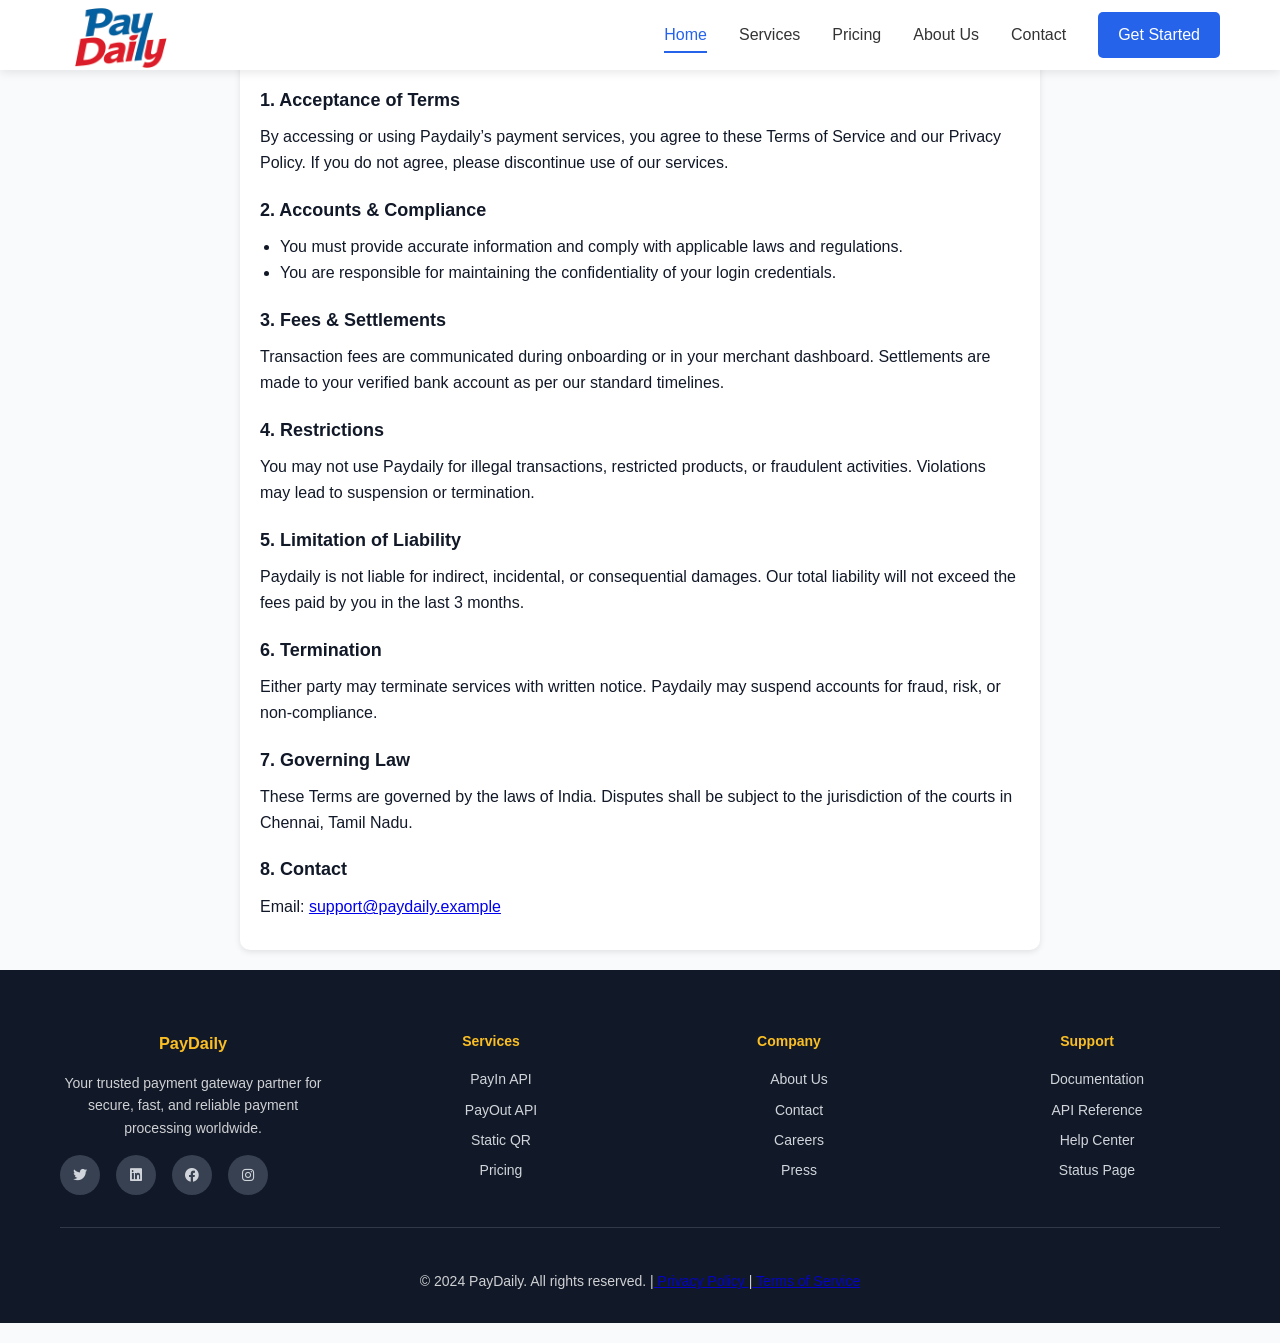
<file: T&S.html>
<!DOCTYPE html>
<html lang="en">
<head>
    <meta charset="UTF-8">
    <meta name="viewport" content="width=device-width, initial-scale=1.0">
    <title>PayDaily - Complete Payment Gateway Solution</title>
    <link rel="stylesheet" href="styles.css">
    <link href="https://cdnjs.cloudflare.com/ajax/libs/font-awesome/6.0.0/css/all.min.css" rel="stylesheet">
<style>
    body {font-family: Arial, sans-serif; margin:0; padding:0; background:#f9fafb; color:#111827; line-height:1.6;}
    header {background:#111827; color:#fff; padding:15px; text-align:center;}
    main {max-width:800px; margin:20px auto; padding:20px; background:#fff; border-radius:10px; box-shadow:0 2px 6px rgba(0,0,0,0.1);}
    h1 {margin:0; font-size:22px;}
    h2 {margin-top:20px; font-size:18px;}
    p, ul {margin:10px 0;}
    ul {padding-left:20px;}
    footer {text-align:center; font-size:14px; color:#6b7280; margin:20px 0;}
  </style>



</head>
<body>
    <!-- Navigation -->
    <nav class="navbar">
        <div class="nav-container">
            <div class="nav-logo">
                <h2> <img src="images/PD.png" width="120"></h2>
            </div>
            <div class="nav-menu" id="nav-menu">
                <a href="index.html" class="nav-link active">Home</a>
                <a href="#services" class="nav-link">Services</a>
                <a href="pricing.html" class="nav-link">Pricing</a>
                <a href="about.html" class="nav-link">About Us</a>
                <a href="contact.html" class="nav-link">Contact</a>
                <a href="contact.html" class="nav-link btn-primary">Get Started</a>
            </div>
            <div class="nav-toggle" id="nav-toggle">
                <span class="bar"></span>
                <span class="bar"></span>
                <span class="bar"></span>
            </div>
        </div>
    </nav>
<br>
    <main>
   
    <h2>1. Acceptance of Terms</h2>
    <p>By accessing or using Paydaily’s payment services, you agree to these Terms of Service and our Privacy Policy. If you do not agree, please discontinue use of our services.</p>

    <h2>2. Accounts & Compliance</h2>
    <ul>
      <li>You must provide accurate information and comply with applicable laws and regulations.</li>
      <li>You are responsible for maintaining the confidentiality of your login credentials.</li>
    </ul>

    <h2>3. Fees & Settlements</h2>
    <p>Transaction fees are communicated during onboarding or in your merchant dashboard. Settlements are made to your verified bank account as per our standard timelines.</p>

    <h2>4. Restrictions</h2>
    <p>You may not use Paydaily for illegal transactions, restricted products, or fraudulent activities. Violations may lead to suspension or termination.</p>

    <h2>5. Limitation of Liability</h2>
    <p>Paydaily is not liable for indirect, incidental, or consequential damages. Our total liability will not exceed the fees paid by you in the last 3 months.</p>

    <h2>6. Termination</h2>
    <p>Either party may terminate services with written notice. Paydaily may suspend accounts for fraud, risk, or non-compliance.</p>

    <h2>7. Governing Law</h2>
    <p>These Terms are governed by the laws of India. Disputes shall be subject to the jurisdiction of the courts in Chennai, Tamil Nadu.</p>

    <h2>8. Contact</h2>
    <p>Email: <a href="mailto:support@paydaily.example">support@paydaily.example</a></p>
  </main>


 

<!-- Footer -->
    <footer class="footer">
        <div class="container">
            <div class="footer-content">
                <div class="footer-section">
                    <h3>PayDaily</h3>
                    <p>Your trusted payment gateway partner for secure, fast, and reliable payment processing worldwide.</p>
                    <div class="social-links">
                        <a href="#"><i class="fab fa-twitter"></i></a>
                        <a href="#"><i class="fab fa-linkedin"></i></a>
                        <a href="#"><i class="fab fa-facebook"></i></a>
                        <a href="#"><i class="fab fa-instagram"></i></a>
                    </div>
                </div>
                <div class="footer-section">
                    <h4>Services</h4>
                    <ul>
                        <li><a href="payin.html">PayIn API</a></li>
                        <li><a href="payout.html">PayOut API</a></li>
                        <li><a href="qr-codes.html">Static QR</a></li>
                        <li><a href="pricing.html">Pricing</a></li>
                    </ul>
                </div>
                <div class="footer-section">
                    <h4>Company</h4>
                    <ul>
                        <li><a href="about.html">About Us</a></li>
                        <li><a href="contact.html">Contact</a></li>
                        <li><a href="#">Careers</a></li>
                        <li><a href="#">Press</a></li>
                    </ul>
                </div>
                <div class="footer-section">
                    <h4>Support</h4>
                    <ul>
                        <li><a href="#">Documentation</a></li>
                        <li><a href="#">API Reference</a></li>
                        <li><a href="#">Help Center</a></li>
                        <li><a href="#">Status Page</a></li>
                    </ul>
                </div>
            </div>
            <div class="footer-bottom">
                <p>&copy; 2024 PayDaily. All rights reserved. |<a href="privacy.html"> Privacy Policy </a>|<a href="T&S.html"> Terms of Service</a></p>
            </div>
        </div>
    </footer>

    <script src="script.js"></script>

</body>
</html>
</file>
<file: styles.css>
/* Reset and Base Styles */
* {
    margin: 0;
    padding: 0;
    box-sizing: border-box;
}

body {
    font-family: 'Segoe UI', Tahoma, Geneva, Verdana, sans-serif;
    line-height: 1.6;
    color: #333;
    background-color: #fff;
}

.container {
    max-width: 1200px;
    margin: 0 auto;
    padding: 0 20px;
}

/* Navigation */
.navbar {
    background: #fff;
    box-shadow: 0 2px 10px rgba(0,0,0,0.1);
    position: fixed;
    top: 0;
    width: 100%;
    z-index: 1000;
    transition: all 0.3s ease;
}

.nav-container {
    max-width: 1200px;
    margin: 0 auto;
    padding: 0 20px;
    display: flex;
    justify-content: space-between;
    align-items: center;
    height: 70px;
}

.nav-logo h2 {
    color: #2563eb;
    font-size: 1.8rem;
    font-weight: bold;
}

.nav-menu {
    display: flex;
    align-items: center;
    gap: 2rem;
}

.nav-link {
    text-decoration: none;
    color: #333;
    font-weight: 500;
    transition: color 0.3s ease;
    position: relative;
}

.nav-link:hover,
.nav-link.active {
    color: #2563eb;
}

.nav-link.active::after {
    content: '';
    position: absolute;
    bottom: -5px;
    left: 0;
    width: 100%;
    height: 2px;
    background: #2563eb;
}

.btn-primary {
    background: #2563eb !important;
    color: white !important;
    padding: 10px 20px;
    border-radius: 5px;
    transition: all 0.3s ease;
}

.btn-primary:hover {
    background: #1d4ed8 !important;
    transform: translateY(-2px);
}

.nav-toggle {
    display: none;
    flex-direction: column;
    cursor: pointer;
}

.bar {
    width: 25px;
    height: 3px;
    background: #333;
    margin: 3px 0;
    transition: 0.3s;
}

/* Hero Section */
.hero {
    background: linear-gradient(135deg, #2563eb 0%, #657ecf 100%);
    color: white;
    padding: 120px 0 80px;
    min-height: 100vh;
    display: flex;
    align-items: center;
}

.hero .container {
    display: grid;
    grid-template-columns: 1fr 1fr;
    gap: 4rem;
    align-items: center;
}

.hero-content h1 {
    font-size: 3.5rem;
    font-weight: bold;
    margin-bottom: 1.5rem;
    line-height: 1.2;
}

.hero-content p {
    font-size: 1.2rem;
    margin-bottom: 2rem;
    opacity: 0.9;
}

.hero-buttons {
    display: flex;
    gap: 1rem;
    flex-wrap: wrap;
}

.btn {
    padding: 12px 30px;
    border-radius: 5px;
    text-decoration: none;
    font-weight: 600;
    transition: all 0.3s ease;
    display: inline-block;
    border: 2px solid transparent;
}

.btn-secondary {
    background: transparent;
    color: white;
    border-color: white;
}

.btn-secondary:hover {
    background: white;
    color: #2563eb;
}

.payment-card {
    background: rgba(255,255,255,0.1);
    backdrop-filter: blur(10px);
    padding: 3rem;
    border-radius: 15px;
    text-align: center;
    border: 1px solid rgba(255,255,255,0.2);
}

.payment-card i {
    font-size: 4rem;
    margin-bottom: 1rem;
    color: #fbbf24;
}

.payment-card h3 {
    font-size: 1.5rem;
    margin-bottom: 0.5rem;
}

/* Services Section */
.services {
    padding: 80px 0;
    background: #f8fafc;
}

.section-header {
    text-align: center;
    margin-bottom: 4rem;
}

.section-header h2 {
    font-size: 2.5rem;
    color: #1f2937;
    margin-bottom: 1rem;
}

.section-header p {
    font-size: 1.1rem;
    color: #6b7280;
}

.services-grid {
    display: grid;
    grid-template-columns: repeat(auto-fit, minmax(350px, 1fr));
    gap: 2rem;
}

.service-card {
    background: white;
    padding: 2.5rem;
    border-radius: 10px;
    box-shadow: 0 4px 20px rgba(0,0,0,0.1);
    transition: transform 0.3s ease, box-shadow 0.3s ease;
    border-top: 4px solid #2563eb;
}

.service-card:hover {
    transform: translateY(-5px);
    box-shadow: 0 8px 30px rgba(0,0,0,0.15);
}

.service-icon {
    width: 60px;
    height: 60px;
    background: #2563eb;
    border-radius: 50%;
    display: flex;
    align-items: center;
    justify-content: center;
    margin-bottom: 1.5rem;
}

.service-icon i {
    font-size: 1.5rem;
    color: white;
}

.service-card h3 {
    font-size: 1.5rem;
    color: #1f2937;
    margin-bottom: 1rem;
}

.service-card p {
    color: #6b7280;
    margin-bottom: 1.5rem;
}

.service-card ul {
    list-style: none;
    margin-bottom: 2rem;
}

.service-card li {
    padding: 0.5rem 0;
    color: #4b5563;
    position: relative;
    padding-left: 1.5rem;
}

.service-card li::before {
    content: '✓';
    position: absolute;
    left: 0;
    color: #10b981;
    font-weight: bold;
}

.btn-outline {
    background: transparent;
    color: #2563eb;
    border: 2px solid #2563eb;
}

.btn-outline:hover {
    background: #2563eb;
    color: white;
}

/* Features Section */
.features {
    padding: 80px 0;
}

.features-grid {
    display: grid;
    grid-template-columns: repeat(auto-fit, minmax(300px, 1fr));
    gap: 2rem;
}

.feature-item {
    text-align: center;
    padding: 2rem;
}

.feature-item i {
    font-size: 3rem;
    color: #dc2626;
    margin-bottom: 1rem;
}

.feature-item h3 {
    font-size: 1.3rem;
    color: #1f2937;
    margin-bottom: 1rem;
}

.feature-item p {
    color: #6b7280;
}

/* Stats Section */
.stats {
    background: #1f2937;
    color: white;
    padding: 60px 0;
}

.stats-grid {
    display: grid;
    grid-template-columns: repeat(auto-fit, minmax(200px, 1fr));
    gap: 2rem;
    text-align: center;
}

.stat-item h3 {
    font-size: 3rem;
    color: #fbbf24;
    margin-bottom: 0.5rem;
}

.stat-item p {
    font-size: 1.1rem;
    opacity: 0.9;
}

/* CTA Section */
.cta {
   background: linear-gradient(to right, blue, red);
    color: white;
    padding: 80px 0;
    text-align: center;
}

.cta-content h2 {
    font-size: 2.5rem;
    margin-bottom: 1rem;
}

.cta-content p {
    font-size: 1.2rem;
    margin-bottom: 2rem;
    opacity: 0.9;
}

/* Footer */
.footer {
    background: #111827;
    color: white;
    padding: 60px 0 20px;
}

.footer-content {
    display: grid;
    grid-template-columns: repeat(auto-fit, minmax(250px, 1fr));
    gap: 2rem;
    margin-bottom: 2rem;
}

.footer-section h3,
.footer-section h4 {
    margin-bottom: 1rem;
    color: #fbbf24;
}

.footer-section p {
    opacity: 0.8;
    margin-bottom: 1rem;
}

.footer-section ul {
    list-style: none;
}

.footer-section li {
    margin-bottom: 0.5rem;
}

.footer-section a {
    color: #d1d5db;
    text-decoration: none;
    transition: color 0.3s ease;
}

.footer-section a:hover {
    color: #fbbf24;
}

.social-links {
    display: flex;
    gap: 1rem;
}

.social-links a {
    width: 40px;
    height: 40px;
    background: #374151;
    border-radius: 50%;
    display: flex;
    align-items: center;
    justify-content: center;
    transition: background 0.3s ease;
}

.social-links a:hover {
    background: #2563eb;
}

.footer-bottom {
    border-top: 1px solid #374151;
    padding-top: 2rem;
    text-align: center;
    opacity: 0.8;
}

/* Responsive Design */
@media (max-width: 768px) {
    .nav-menu {
        position: fixed;
        left: -100%;
        top: 70px;
        flex-direction: column;
        background-color: white;
        width: 100%;
        text-align: center;
        transition: 0.3s;
        box-shadow: 0 10px 27px rgba(0,0,0,0.05);
        padding: 2rem 0;
    }

    .nav-menu.active {
        left: 0;
    }

    .nav-toggle {
        display: flex;
    }

    .nav-toggle.active .bar:nth-child(2) {
        opacity: 0;
    }

    .nav-toggle.active .bar:nth-child(1) {
        transform: translateY(8px) rotate(45deg);
    }

    .nav-toggle.active .bar:nth-child(3) {
        transform: translateY(-8px) rotate(-45deg);
    }

    .hero .container {
        grid-template-columns: 1fr;
        text-align: center;
    }

    .hero-content h1 {
        font-size: 2.5rem;
    }

    .services-grid {
        grid-template-columns: 1fr;
    }

    .features-grid {
        grid-template-columns: 1fr;
    }

    .stats-grid {
        grid-template-columns: repeat(2, 1fr);
    }
}

@media (max-width: 480px) {
    .hero-content h1 {
        font-size: 2rem;
    }

    .section-header h2 {
        font-size: 2rem;
    }

    .stats-grid {
        grid-template-columns: 1fr;
    }
}

/* Page-specific styles */
.page-header {
    background: linear-gradient(135deg, #1f2937 0%, #111827 100%);
    color: white;
    padding: 120px 0 80px;
    text-align: center;
}

.page-header h1 {
    font-size: 3rem;
    margin-bottom: 1rem;
}

.page-header p {
    font-size: 1.2rem;
    opacity: 0.9;
}

.content-section {
    padding: 80px 0;
}

.pricing-grid {
    display: grid;
    grid-template-columns: repeat(auto-fit, minmax(300px, 1fr));
    gap: 2rem;
    margin-top: 3rem;
}

.pricing-card {
    background: white;
    border-radius: 10px;
    padding: 2.5rem;
    box-shadow: 0 4px 20px rgba(0,0,0,0.1);
    text-align: center;
    position: relative;
    border: 2px solid transparent;
    transition: all 0.3s ease;
}

.pricing-card.featured {
    border-color: #2563eb;
    transform: scale(1.05);
}

.pricing-card:hover {
    transform: translateY(-5px);
    box-shadow: 0 8px 30px rgba(0,0,0,0.15);
}

.pricing-card h3 {
    font-size: 1.5rem;
    color: #1f2937;
    margin-bottom: 1rem;
}

.price {
    font-size: 3rem;
    font-weight: bold;
    color: #2563eb;
    margin-bottom: 0.5rem;
}

.price-period {
    color: #6b7280;
    margin-bottom: 2rem;
}

.pricing-features {
    list-style: none;
    margin-bottom: 2rem;
}

.pricing-features li {
    padding: 0.5rem 0;
    color: #4b5563;
}

.contact-form {
    max-width: 600px;
    margin: 0 auto;
    background: white;
    padding: 2.5rem;
    border-radius: 10px;
    box-shadow: 0 4px 20px rgba(0,0,0,0.1);
}

.form-group {
    margin-bottom: 1.5rem;
}

.form-group label {
    display: block;
    margin-bottom: 0.5rem;
    color: #374151;
    font-weight: 500;
}

.form-group input,
.form-group textarea,
.form-group select {
    width: 100%;
    padding: 12px;
    border: 2px solid #e5e7eb;
    border-radius: 5px;
    font-size: 1rem;
    transition: border-color 0.3s ease;
}

.form-group input:focus,
.form-group textarea:focus,
.form-group select:focus {
    outline: none;
    border-color: #2563eb;
}

.form-group textarea {
    height: 120px;
    resize: vertical;
}

.contact-info {
    display: grid;
    grid-template-columns: repeat(auto-fit, minmax(250px, 1fr));
    gap: 2rem;
    margin-top: 3rem;
}

.contact-item {
    text-align: center;
    padding: 2rem;
    background: white;
    border-radius: 10px;
    box-shadow: 0 4px 20px rgba(0,0,0,0.1);
}

.contact-item i {
    font-size: 2.5rem;
    color: #2563eb;
    margin-bottom: 1rem;
}

.contact-item h3 {
    color: #1f2937;
    margin-bottom: 0.5rem;
}

.api-section {
    background: #f8fafc;
    padding: 3rem;
    border-radius: 10px;
    margin: 2rem 0;
}

.code-block {
    background: #1f2937;
    color: #e5e7eb;
    padding: 1.5rem;
    border-radius: 5px;
    overflow-x: auto;
    font-family: 'Courier New', monospace;
    margin: 1rem 0;
}

.feature-list {
    display: grid;
    grid-template-columns: repeat(auto-fit, minmax(250px, 1fr));
    gap: 1.5rem;
    margin: 2rem 0;
}

.feature-list-item {
    background: white;
    padding: 1.5rem;
    border-radius: 8px;
    box-shadow: 0 2px 10px rgba(0,0,0,0.1);
}

.feature-list-item h4 {
    color: #2563eb;
    margin-bottom: 0.5rem;
}
</file>
